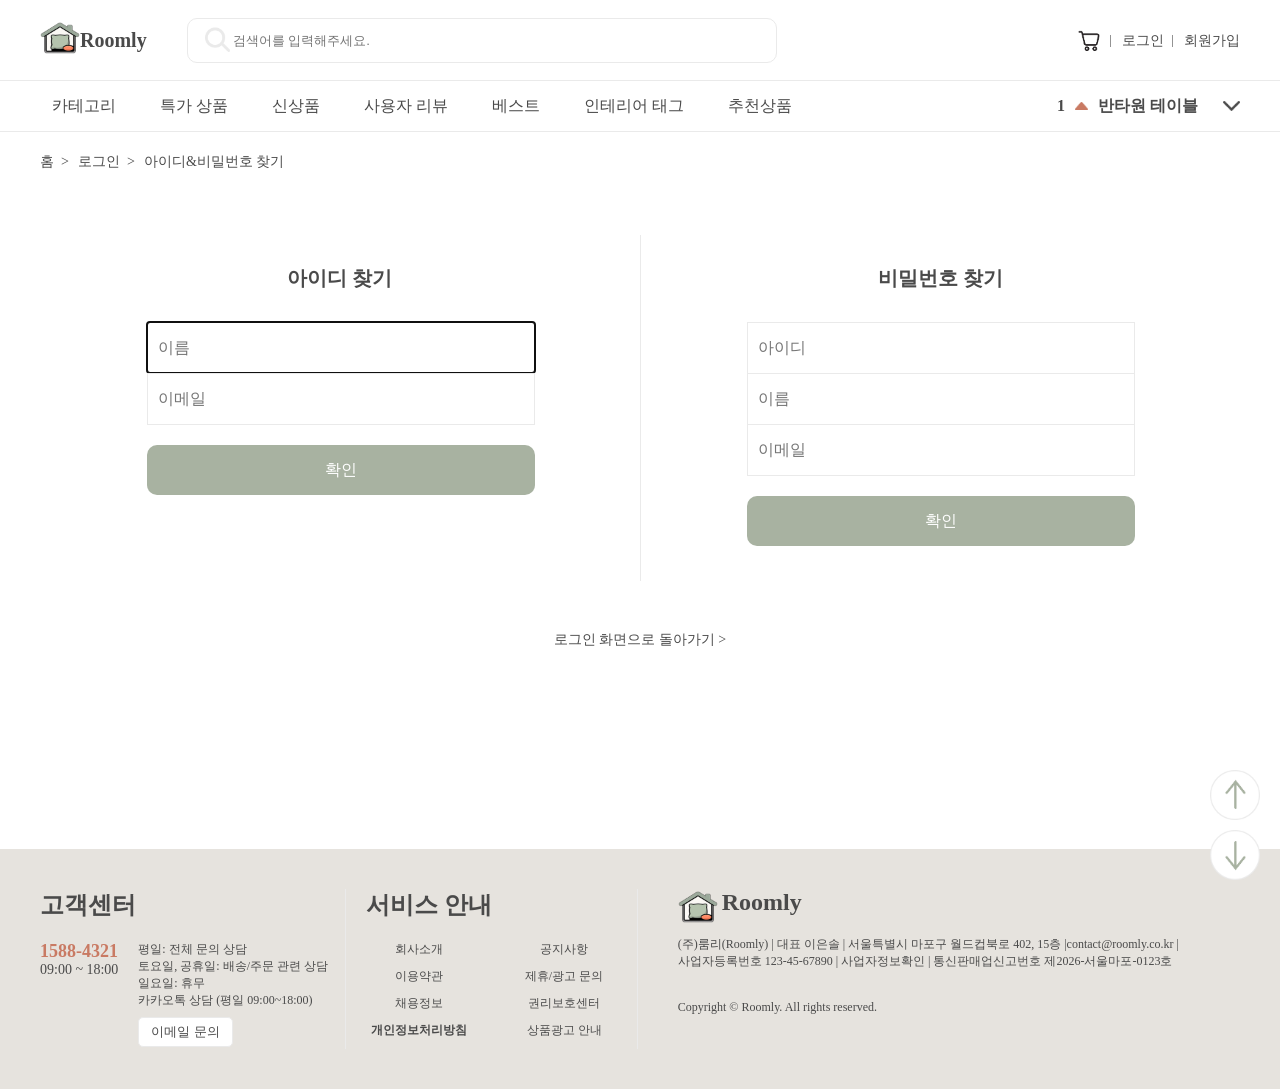
<file: find_id_pw.html>
<!DOCTYPE html>
<html lang="ko">
<head>
    <meta charset="UTF-8">
    <meta name="viewport" content="width=device-width, initial-scale=1.0">
    <title>Roomly</title>
    <link rel="shortcut icon" href="./images/Roomly.png" type="image/x-icon">
    <link rel="stylesheet" href="./css/find_id_pw.css">
    <link href="https://fonts.googleapis.com/css2?family=Noto+Sans+KR&display=swap" rel="stylesheet">
    <script src="https://cdnjs.cloudflare.com/ajax/libs/jquery/3.7.1/jquery.min.js"></script>
    <script src="./js/find_id_pw.js"></script>
    <script>
        $(function(){
             $('.gnb_btn').on('click', function() {
                $('.gnb_menu_outer').toggleClass('gnb_open');
                $('.gnb_btn').toggleClass('gnb_btn_on');
            });
            // gnb

            $('.rank_slide').on('click', function (e) {
                e.stopPropagation();
                $('.rank_modal').toggleClass('rank_open');
            });

            $('.rank_modal').on('click', function (e) {
                e.stopPropagation();
            });

            $(document).on('click', function () {
                $('.rank_modal').removeClass('rank_open');
            });

            const rankSlide = $('.rank_slide');
            const rankHeight = 50;
            const rankSpeed = 1000;
            const rankDelay = 5000;

            function rankSlideUp(){
                rankSlide.animate({
                    top: -rankHeight + 'px'
                },rankSpeed,
                    function() {
                        rankSlide.append(rankSlide.children().first());
                        rankSlide.css('top', 0);
                    }
                );
            }

            setInterval(rankSlideUp, rankDelay);
            // rank
        });
    </script>
</head>
<body>
    <div class="header_outer">
        <header class="header">
            <div class="header_left">
                <a href="./index.html">
                    <div class="logo_img"></div>
                </a>
                <a href="./index.html" class="brand_name">Roomly</a>
                <input type="search" placeholder="검색어를 입력해주세요.">
                <div class="zoom_img"></div>
            </div>
            <div class="header_right">
                <ul>
                    <li><a href="#">
                        <div class="shopping_cart_img"></div>
                    </a></li>
                    <li><a href="./login.html">로그인</a></li>
                    <li><a href="./sign_up.html">회원가입</a></li>
                </ul>
            </div>
        </header>
    </div>
    <!-- header -->

    <div class="gnb_outer">
        <nav class="gnb">
            <ul class="gnb_left">
                <li class="gnb_btn">카테고리</li>
                <li><a href="./sub_page/sub_page.html">특가 상품</a></li>
                <li><a href="./sub_page/sub_page.html">신상품</a></li>
                <li><a href="./sub_page/sub_page.html">사용자 리뷰</a></li>
                <li><a href="./sub_page/sub_page.html">베스트</a></li>
                <li><a href="./sub_page/sub_page.html">인테리어 태그</a></li>
                <li><a href="./sub_page/sub_page.html">추천상품</a></li>
            </ul>
            <div class="gnb_right">
                <div class="rank_slide">
                    <div class="rank_wrap">
                        <p>1</p>
                        <div class="arrow_img"></div>
                        <p>반타원 테이블</p>
                    </div>
                    <div class="rank_wrap">
                        <p>2</p>
                        <p class="new">NEW</p>
                        <p>3단 선반</p>
                    </div>
                    <div class="rank_wrap">
                        <p>3</p>
                        <div class="down_arrow_img"></div>
                        <p>솜이불 세트</p>
                    </div>
                    <div class="rank_wrap">
                        <p>4</p>
                        <div class="arrow_img"></div>
                        <p>도어커튼</p>
                    </div>
                    <div class="rank_wrap">
                        <p>5</p>
                        <div class="arrow_img"></div>
                        <p>2인용 소파</p>
                    </div>
                    <div class="rank_wrap">
                        <p>6</p>
                        <div class="arrow_img"></div>
                        <p>붙이는 커튼</p>
                    </div>
                    <div class="rank_wrap">
                        <p>7</p>
                        <p class="new">NEW</p>
                        <p>펜트리 수납장</p>
                    </div>
                    <div class="rank_wrap">
                        <p>8</p>
                        <div class="down_arrow_img"></div>
                        <p>1인용 식탁</p>
                    </div>
                    <div class="rank_wrap">
                        <p>9</p>
                        <p class="new">NEW</p>
                        <p>접이식 의자</p>
                    </div>
                    <div class="rank_wrap">
                        <p>10</p>
                        <div class="down_arrow_img"></div>
                        <p>원형 테이블</p>
                    </div>
                </div>
            </div>
            <div class="rank_modal">
                <h3>인기검색어</h3>
                <a href="./sub_page/sub_page.html" class="rank_wrap">
                    <p>1</p>
                    <div class="arrow_img"></div>
                    <p>반타원 테이블</p>
                </a>
                <a href="./sub_page/sub_page.html" class="rank_wrap">
                    <p>2</p>
                    <p class="new">NEW</p>
                    <p>3단 선반</p>
                </a>
                <a href="./sub_page/sub_page.html" class="rank_wrap">
                    <p>3</p>
                    <div class="down_arrow_img"></div>
                    <p>솜이불 세트</p>
                </a>
                <a href="./sub_page/sub_page.html" class="rank_wrap">
                    <p>4</p>
                    <div class="arrow_img"></div>
                    <p>도어커튼</p>
                </a>
                <a href="./sub_page/sub_page.html" class="rank_wrap">
                    <p>5</p>
                    <div class="arrow_img"></div>
                    <p>2인용 소파</p>
                </a>
                <a href="./sub_page/sub_page.html" class="rank_wrap">
                    <p>6</p>
                    <div class="arrow_img"></div>
                    <p>붙이는 커튼</p>
                </a>
                <a href="./sub_page/sub_page.html" class="rank_wrap">
                    <p>7</p>
                    <p class="new">NEW</p>
                    <p>펜트리 수납장</p>
                </a>
                <a href="./sub_page/sub_page.html" class="rank_wrap">
                    <p>8</p>
                    <div class="down_arrow_img"></div>
                    <p>1인용 식탁</p>
                </a>
                <a href="./sub_page/sub_page.html" class="rank_wrap">
                    <p>9</p>
                    <p class="new">NEW</p>
                    <p>접이식 의자</p>
                </a>
                <a href="./sub_page/sub_page.html" class="rank_wrap">
                    <p>10</p>
                    <div class="down_arrow_img"></div>
                    <p>원형 테이블</p>
                </a>
            </div>
        </nav>  
    </div>

    <div class="gnb_menu_outer">
        <div class="gnb_menu">
            <div class="sub_menu">
                <a href="./sub_page/sub_page.html">
                    <div class="bed_img"></div>
                </a>
                <p>침대</p>
            </div>
            <div class="sub_menu">
                <a href="./sub_page/sub_page.html">
                    <div class="table_img"></div>
                </a>
                <p>테이블ㆍ식탁ㆍ책상</p>
            </div>
            <div class="sub_menu">
                <a href="./sub_page/sub_page.html">
                    <div class="sofa_img"></div>
                </a>
                <p>소파</p>
            </div>
            <div class="sub_menu">
                <a href="./sub_page/sub_page.html">
                    <div class="cabinet_img"></div>
                </a>
                <p>수납장</p>
            </div>
            <div class="sub_menu">
                <a href="./sub_page/sub_page.html">
                    <div class="shelves_img"></div>
                </a>
                <p>선반</p>
            </div>
            <div class="sub_menu">
                <a href="./sub_page/sub_page.html">
                    <div class="lamp_img"></div>
                </a>
                <p>조명</p>
            </div>
            <div class="sub_menu">
                <a href="./sub_page/sub_page.html">
                    <div class="chair_img"></div>
                </a>
                <p>의자</p>
            </div>
            <div class="sub_menu">
                <a href="./sub_page/sub_page.html">
                    <div class="closet_img"></div>
                </a>
                <p>옷장</p>
            </div>
            <div class="sub_menu">
                <a href="./sub_page/sub_page.html">
                    <div class="mirror_img"></div>
                </a>
                <p>거울</p>
            </div>
            <div class="sub_menu">
                <a href="./sub_page/sub_page.html">
                    <div class="partition_img"></div>
                </a>
                <p>파티션</p>
            </div>
        </div>
    </div>
    <!-- gnb -->

    <nav class="breadcrumb">
        <a href="./index.html">홈</a>
        <a href="./login.html">로그인</a>
        <a href="./find_id_pw.html">아이디&비밀번호 찾기</a>
    </nav>
    <!-- breadcrumb -->

    <div class="wrap">
        <section class="find_box">
            <p class="find_title">아이디 찾기</p>
            <div class="find">
                <input type="text" class="user" id="user_name01" placeholder="이름" maxlength="10" minlength="2" required autofocus>
                <input type="email" class="user" id="user_email01" placeholder="이메일" required>
                <button type="button" class="find_id_btn">확인</button>
            </div>
        </section>
        <!-- find_id -->

        <section class="find_box border_line">
            <p class="find_title">비밀번호 찾기</p>
            <div class="find">
                <input type="text" class="user" id="user_id" placeholder="아이디" maxlength="16" minlength="4" required autofocus>
                <input type="text" class="user" id="user_name02" placeholder="이름" maxlength="10" minlength="2" required>
                <input type="email" class="user" id="user_email02" placeholder="이메일" required>
                <button type="button" class="find_pw_btn">확인</button>
            </div>
        </section>
        <!-- find_pw -->
    </div>

    <a href="./login.html" class="back_login">로그인 화면으로 돌아가기 ></a>

    <div class="quick_menu">
        <a href="#" class="quick_top">
            <img src="./images/quick_top.png" alt="">
        </a>
        <a href="#footer" class="quick_bottom">
            <img src="./images/quick_bottom.png" alt="">
        </a>
    </div>
    <!-- quick_menu -->

    <div class="footer_outer" id="footer">
        <footer class="footer">
            <div class="customer">
                <h3>고객센터</h3>
                <div class="customer_txt">
                    <div class="customer_left">
                        <p class="tell">1588-4321</p>
                        <p class="time">09:00 ~ 18:00</p>
                    </div>
                    <div class="customer_right">
                        <p>평일: 전체 문의 상담</p>
                        <p>토요일, 공휴일: 배송/주문 관련 상담</p>
                        <p>일요일: 휴무</p>
                        <p class="point">카카오톡 상담 (평일 09:00~18:00)</p>
                        <button>이메일 문의</button>
                    </div>
                </div>
            </div>
            <div class="service">
                <h3>서비스 안내</h3>
                <div class="footer_nav">
                    <a href="#">회사소개</a>
                    <a href="#">공지사항</a>
                    <a href="#">이용약관</a>
                    <a href="#">제휴/광고 문의</a>
                    <a href="#">채용정보</a>
                    <a href="#">권리보호센터</a>
                    <a href="#" class="bold">개인정보처리방침</a>
                    <a href="#">상품광고 안내</a>
                </div>
            </div>
            <div class="company_info">
                <div class="company_top">
                    <div class="logo_img"></div>
                    <h3>Roomly</h3>
                </div>
                <p class="company_txt">(주)룸리(Roomly) | 대표 이은솔 | 서울특별시 마포구 월드컵북로 402, 15층 |contact@roomly.co.kr |</p>
                <p class="company_txt">사업자등록번호 123-45-67890 | 사업자정보확인 | 통신판매업신고번호 제2026-서울마포-0123호</p>
                <p class="copyright">Copyright © Roomly. All rights reserved. </p>
            </div>
        </footer>
    </div>
    <!-- footer -->
</body>
</html>
</file>
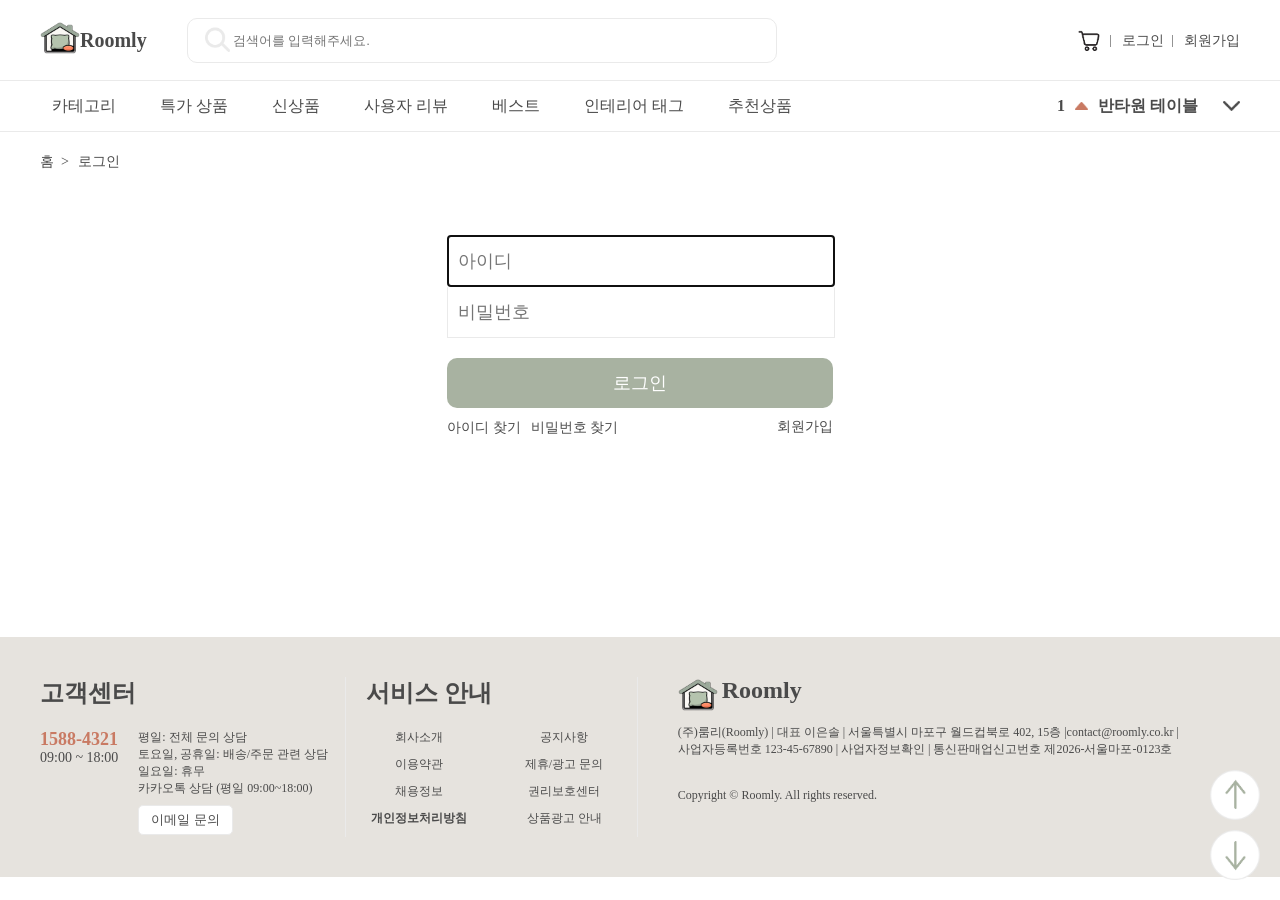
<file: login.html>
<!DOCTYPE html>
<html lang="ko">
<head>
    <meta charset="UTF-8">
    <meta name="viewport" content="width=device-width, initial-scale=1.0">
    <title>Roomly</title>
    <link rel="shortcut icon" href="./images/Roomly.png" type="image/x-icon">
    <link rel="stylesheet" href="./css/login.css">
    <link href="https://fonts.googleapis.com/css2?family=Noto+Sans+KR&display=swap" rel="stylesheet">
    <script src="https://cdnjs.cloudflare.com/ajax/libs/jquery/3.7.1/jquery.min.js"></script>
    <script src="./js/login.js"></script>
    <script>
        $(function(){
             $('.gnb_btn').on('click', function() {
                $('.gnb_menu_outer').toggleClass('gnb_open');
                $('.gnb_btn').toggleClass('gnb_btn_on');
            });
            // gnb

            $('.rank_slide').on('click', function (e) {
                e.stopPropagation();
                $('.rank_modal').toggleClass('rank_open');
            });

            $('.rank_modal').on('click', function (e) {
                e.stopPropagation();
            });

            $(document).on('click', function () {
                $('.rank_modal').removeClass('rank_open');
            });
            const rankSlide = $('.rank_slide');
            const rankHeight = 50;
            const rankSpeed = 1000;
            const rankDelay = 5000;

            function rankSlideUp(){
                rankSlide.animate({
                    top: -rankHeight + 'px'
                },rankSpeed,
                    function() {
                        rankSlide.append(rankSlide.children().first());
                        rankSlide.css('top', 0);
                    }
                );
            }

            setInterval(rankSlideUp, rankDelay);
            // rank
        });
    </script>
</head>
<body>
    <div class="header_outer">
        <header class="header">
            <div class="header_left">
                <a href="./index.html">
                    <div class="logo_img"></div>
                </a>
                <a href="./index.html" class="brand_name">Roomly</a>
                <input type="search" placeholder="검색어를 입력해주세요.">
                <div class="zoom_img"></div>
            </div>
            <div class="header_right">
                <ul>
                    <li><a href="#">
                        <div class="shopping_cart_img"></div>
                    </a></li>
                    <li><a href="./login.html">로그인</a></li>
                    <li><a href="./sign_up.html">회원가입</a></li>
                </ul>
            </div>
        </header>
    </div>
    <!-- header -->

    <div class="gnb_outer">
        <nav class="gnb">
            <ul class="gnb_left">
                <li class="gnb_btn">카테고리</li>
                <li><a href="./sub_page/sub_page.html">특가 상품</a></li>
                <li><a href="./sub_page/sub_page.html">신상품</a></li>
                <li><a href="./sub_page/sub_page.html">사용자 리뷰</a></li>
                <li><a href="./sub_page/sub_page.html">베스트</a></li>
                <li><a href="./sub_page/sub_page.html">인테리어 태그</a></li>
                <li><a href="./sub_page/sub_page.html">추천상품</a></li>
            </ul>
            <div class="gnb_right">
                <div class="rank_slide">
                    <div class="rank_wrap">
                        <p>1</p>
                        <div class="arrow_img"></div>
                        <p>반타원 테이블</p>
                    </div>
                    <div class="rank_wrap">
                        <p>2</p>
                        <p class="new">NEW</p>
                        <p>3단 선반</p>
                    </div>
                    <div class="rank_wrap">
                        <p>3</p>
                        <div class="down_arrow_img"></div>
                        <p>솜이불 세트</p>
                    </div>
                    <div class="rank_wrap">
                        <p>4</p>
                        <div class="arrow_img"></div>
                        <p>도어커튼</p>
                    </div>
                    <div class="rank_wrap">
                        <p>5</p>
                        <div class="arrow_img"></div>
                        <p>2인용 소파</p>
                    </div>
                    <div class="rank_wrap">
                        <p>6</p>
                        <div class="arrow_img"></div>
                        <p>붙이는 커튼</p>
                    </div>
                    <div class="rank_wrap">
                        <p>7</p>
                        <p class="new">NEW</p>
                        <p>펜트리 수납장</p>
                    </div>
                    <div class="rank_wrap">
                        <p>8</p>
                        <div class="down_arrow_img"></div>
                        <p>1인용 식탁</p>
                    </div>
                    <div class="rank_wrap">
                        <p>9</p>
                        <p class="new">NEW</p>
                        <p>접이식 의자</p>
                    </div>
                    <div class="rank_wrap">
                        <p>10</p>
                        <div class="down_arrow_img"></div>
                        <p>원형 테이블</p>
                    </div>
                </div>
            </div>
            <div class="rank_modal">
                <h3>인기검색어</h3>
                <a href="./sub_page/sub_page.html" class="rank_wrap">
                    <p>1</p>
                    <div class="arrow_img"></div>
                    <p>반타원 테이블</p>
                </a>
                <a href="./sub_page/sub_page.html" class="rank_wrap">
                    <p>2</p>
                    <p class="new">NEW</p>
                    <p>3단 선반</p>
                </a>
                <a href="./sub_page/sub_page.html" class="rank_wrap">
                    <p>3</p>
                    <div class="down_arrow_img"></div>
                    <p>솜이불 세트</p>
                </a>
                <a href="./sub_page/sub_page.html" class="rank_wrap">
                    <p>4</p>
                    <div class="arrow_img"></div>
                    <p>도어커튼</p>
                </a>
                <a href="./sub_page/sub_page.html" class="rank_wrap">
                    <p>5</p>
                    <div class="arrow_img"></div>
                    <p>2인용 소파</p>
                </a>
                <a href="./sub_page/sub_page.html" class="rank_wrap">
                    <p>6</p>
                    <div class="arrow_img"></div>
                    <p>붙이는 커튼</p>
                </a>
                <a href="./sub_page/sub_page.html" class="rank_wrap">
                    <p>7</p>
                    <p class="new">NEW</p>
                    <p>펜트리 수납장</p>
                </a>
                <a href="./sub_page/sub_page.html" class="rank_wrap">
                    <p>8</p>
                    <div class="down_arrow_img"></div>
                    <p>1인용 식탁</p>
                </a>
                <a href="./sub_page/sub_page.html" class="rank_wrap">
                    <p>9</p>
                    <p class="new">NEW</p>
                    <p>접이식 의자</p>
                </a>
                <a href="./sub_page/sub_page.html" class="rank_wrap">
                    <p>10</p>
                    <div class="down_arrow_img"></div>
                    <p>원형 테이블</p>
                </a>
            </div>
        </nav>  
    </div>

    <div class="gnb_menu_outer">
        <div class="gnb_menu">
            <div class="sub_menu">
                <a href="./sub_page/sub_page.html">
                    <div class="bed_img"></div>
                </a>
                <p>침대</p>
            </div>
            <div class="sub_menu">
                <a href="./sub_page/sub_page.html">
                    <div class="table_img"></div>
                </a>
                <p>테이블ㆍ식탁ㆍ책상</p>
            </div>
            <div class="sub_menu">
                <a href="./sub_page/sub_page.html">
                    <div class="sofa_img"></div>
                </a>
                <p>소파</p>
            </div>
            <div class="sub_menu">
                <a href="./sub_page/sub_page.html">
                    <div class="cabinet_img"></div>
                </a>
                <p>수납장</p>
            </div>
            <div class="sub_menu">
                <a href="./sub_page/sub_page.html">
                    <div class="shelves_img"></div>
                </a>
                <p>선반</p>
            </div>
            <div class="sub_menu">
                <a href="./sub_page/sub_page.html">
                    <div class="lamp_img"></div>
                </a>
                <p>조명</p>
            </div>
            <div class="sub_menu">
                <a href="./sub_page/sub_page.html">
                    <div class="chair_img"></div>
                </a>
                <p>의자</p>
            </div>
            <div class="sub_menu">
                <a href="./sub_page/sub_page.html">
                    <div class="closet_img"></div>
                </a>
                <p>옷장</p>
            </div>
            <div class="sub_menu">
                <a href="./sub_page/sub_page.html">
                    <div class="mirror_img"></div>
                </a>
                <p>거울</p>
            </div>
            <div class="sub_menu">
                <a href="./sub_page/sub_page.html">
                    <div class="partition_img"></div>
                </a>
                <p>파티션</p>
            </div>
        </div>
    </div>
    <!-- gnb -->

    <nav class="breadcrumb">
        <a href="./index.html">홈</a>
        <a href="./login.html">로그인</a>
    </nav>
    <!-- breadcrumb -->

    <section class="login">
        <div class="login_top">
            <input type="text" name="id" id="user_id" placeholder="아이디" maxlength="16" minlength="4" required autofocus>
            <input type="password" id="user_pw" placeholder="비밀번호" maxlength="16" minlength="10" required>
            <button type="button" class="login_btn">로그인</button>
        </div>
        <div class="login_bottom">
            <ul>
                <li><a href="./find_id_pw.html">아이디 찾기</a></li>
                <li><a href="./find_id_pw.html">비밀번호 찾기</a></li>
            </ul>
            <a href="./sign_up.html">회원가입</a>
        </div>
    </section>
    <!-- login -->

        <div class="quick_menu">
        <a href="#" class="quick_top">
            <img src="./images/quick_top.png" alt="">
        </a>
        <a href="#footer" class="quick_bottom">
            <img src="./images/quick_bottom.png" alt="">
        </a>
    </div>
    <!-- quick_menu -->

    <div class="footer_outer" id="footer">
        <footer class="footer">
            <div class="customer">
                <h3>고객센터</h3>
                <div class="customer_txt">
                    <div class="customer_left">
                        <p class="tell">1588-4321</p>
                        <p class="time">09:00 ~ 18:00</p>
                    </div>
                    <div class="customer_right">
                        <p>평일: 전체 문의 상담</p>
                        <p>토요일, 공휴일: 배송/주문 관련 상담</p>
                        <p>일요일: 휴무</p>
                        <p class="point">카카오톡 상담 (평일 09:00~18:00)</p>
                        <button>이메일 문의</button>
                    </div>
                </div>
            </div>
            <div class="service">
                <h3>서비스 안내</h3>
                <div class="footer_nav">
                    <a href="#">회사소개</a>
                    <a href="#">공지사항</a>
                    <a href="#">이용약관</a>
                    <a href="#">제휴/광고 문의</a>
                    <a href="#">채용정보</a>
                    <a href="#">권리보호센터</a>
                    <a href="#" class="bold">개인정보처리방침</a>
                    <a href="#">상품광고 안내</a>
                </div>
            </div>
            <div class="company_info">
                <div class="company_top">
                    <div class="logo_img"></div>
                    <h3>Roomly</h3>
                </div>
                <p class="company_txt">(주)룸리(Roomly) | 대표 이은솔 | 서울특별시 마포구 월드컵북로 402, 15층 |contact@roomly.co.kr |</p>
                <p class="company_txt">사업자등록번호 123-45-67890 | 사업자정보확인 | 통신판매업신고번호 제2026-서울마포-0123호</p>
                <p class="copyright">Copyright © Roomly. All rights reserved. </p>
            </div>
        </footer>
    </div>
    <!-- footer -->
</body>
</html>
</file>
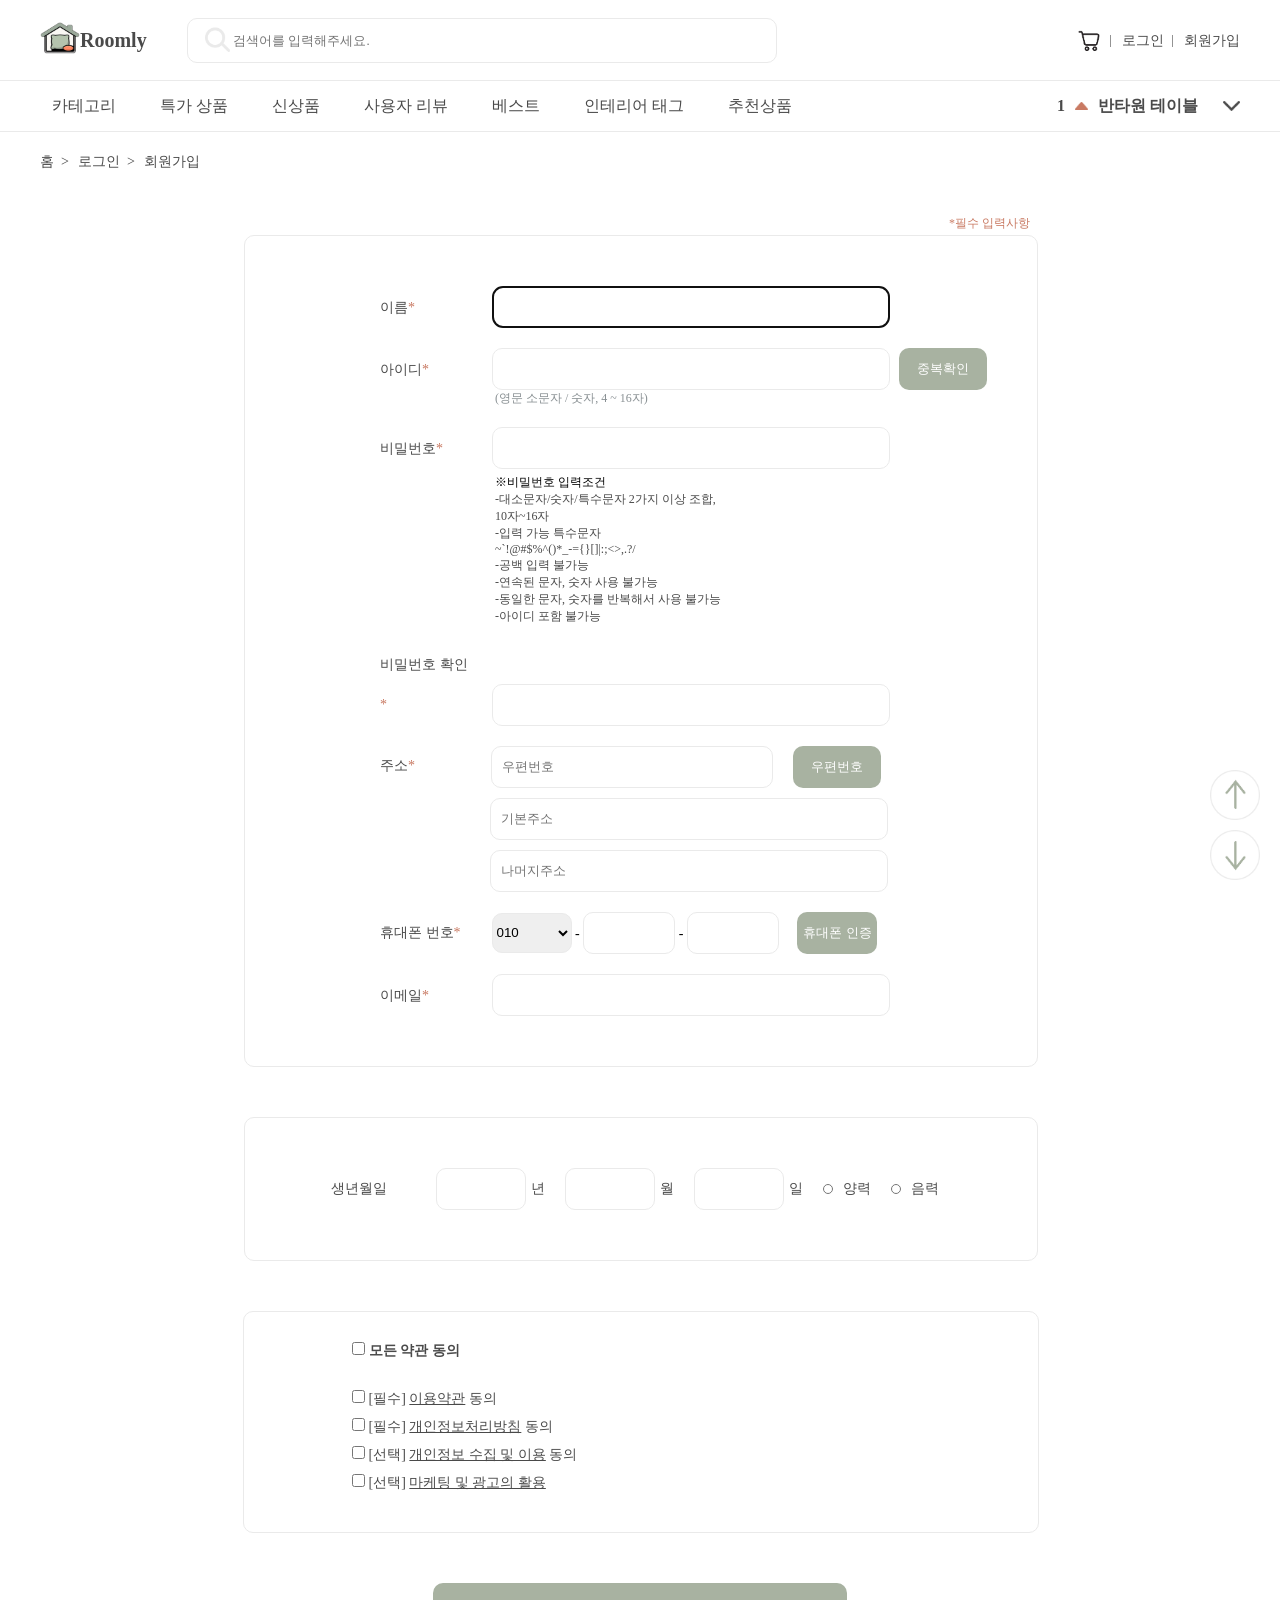
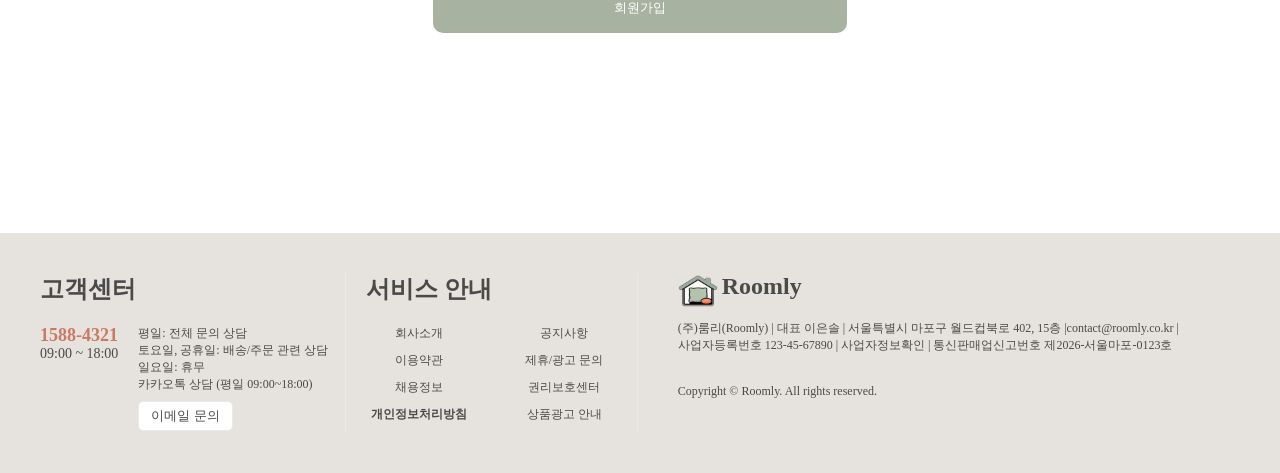
<file: sign_up.html>
<!DOCTYPE html>
<html lang="ko">
<head>
    <meta charset="UTF-8">
    <meta name="viewport" content="width=device-width, initial-scale=1.0">
    <title>Roomly</title>
    <link rel="shortcut icon" href="./images/Roomly.png" type="image/x-icon">
    <link rel="stylesheet" href="./css/sign.css">
    <link href="https://fonts.googleapis.com/css2?family=Noto+Sans+KR&display=swap" rel="stylesheet">
    <script src="https://cdnjs.cloudflare.com/ajax/libs/jquery/3.7.1/jquery.min.js"></script>
    <script src="//t1.daumcdn.net/mapjsapi/bundle/postcode/prod/postcode.v2.js"></script>
    <script src="./js/sign_up.js"></script>
    <script>
        $(function(){
             $('.gnb_btn').on('click', function() {
                $('.gnb_menu_outer').toggleClass('gnb_open');
                $('.gnb_btn').toggleClass('gnb_btn_on');
            });
            // gnb

            $('.rank_slide').on('click', function (e) {
                e.stopPropagation();
                $('.rank_modal').toggleClass('rank_open');
            });

            $('.rank_modal').on('click', function (e) {
                e.stopPropagation();
            });

            $(document).on('click', function () {
                $('.rank_modal').removeClass('rank_open');
            });

            const rankSlide = $('.rank_slide');
            const rankHeight = 50;
            const rankSpeed = 1000;
            const rankDelay = 5000;

            function rankSlideUp(){
                rankSlide.animate({
                    top: -rankHeight + 'px'
                },rankSpeed,
                    function() {
                        rankSlide.append(rankSlide.children().first());
                        rankSlide.css('top', 0);
                    }
                );
            }

            setInterval(rankSlideUp, rankDelay);
            // rank
        });
    </script>
</head>
<body>
    <div class="header_outer">
        <header class="header">
            <div class="header_left">
                <a href="./index.html">
                    <div class="logo_img"></div>
                </a>
                <a href="./index.html" class="brand_name">Roomly</a>
                <input type="search" placeholder="검색어를 입력해주세요.">
                <div class="zoom_img"></div>
            </div>
            <div class="header_right">
                <ul>
                    <li><a href="#">
                        <div class="shopping_cart_img"></div>
                    </a></li>
                    <li><a href="./login.html">로그인</a></li>
                    <li><a href="./sign_up.html">회원가입</a></li>
                </ul>
            </div>
        </header>
    </div>
    <!-- header -->

    <div class="gnb_outer">
        <nav class="gnb">
            <ul class="gnb_left">
                <li class="gnb_btn">카테고리</li>
                <li><a href="./sub_page/sub_page.html">특가 상품</a></li>
                <li><a href="./sub_page/sub_page.html">신상품</a></li>
                <li><a href="./sub_page/sub_page.html">사용자 리뷰</a></li>
                <li><a href="./sub_page/sub_page.html">베스트</a></li>
                <li><a href="./sub_page/sub_page.html">인테리어 태그</a></li>
                <li><a href="./sub_page/sub_page.html">추천상품</a></li>
            </ul>
            <div class="gnb_right">
                <div class="rank_slide">
                    <div class="rank_wrap">
                        <p>1</p>
                        <div class="arrow_img"></div>
                        <p>반타원 테이블</p>
                    </div>
                    <div class="rank_wrap">
                        <p>2</p>
                        <p class="new">NEW</p>
                        <p>3단 선반</p>
                    </div>
                    <div class="rank_wrap">
                        <p>3</p>
                        <div class="down_arrow_img"></div>
                        <p>솜이불 세트</p>
                    </div>
                    <div class="rank_wrap">
                        <p>4</p>
                        <div class="arrow_img"></div>
                        <p>도어커튼</p>
                    </div>
                    <div class="rank_wrap">
                        <p>5</p>
                        <div class="arrow_img"></div>
                        <p>2인용 소파</p>
                    </div>
                    <div class="rank_wrap">
                        <p>6</p>
                        <div class="arrow_img"></div>
                        <p>붙이는 커튼</p>
                    </div>
                    <div class="rank_wrap">
                        <p>7</p>
                        <p class="new">NEW</p>
                        <p>펜트리 수납장</p>
                    </div>
                    <div class="rank_wrap">
                        <p>8</p>
                        <div class="down_arrow_img"></div>
                        <p>1인용 식탁</p>
                    </div>
                    <div class="rank_wrap">
                        <p>9</p>
                        <p class="new">NEW</p>
                        <p>접이식 의자</p>
                    </div>
                    <div class="rank_wrap">
                        <p>10</p>
                        <div class="down_arrow_img"></div>
                        <p>원형 테이블</p>
                    </div>
                </div>
            </div>
            <div class="rank_modal">
                <h3>인기검색어</h3>
                <a href="./sub_page/sub_page.html" class="rank_wrap">
                    <p>1</p>
                    <div class="arrow_img"></div>
                    <p>반타원 테이블</p>
                </a>
                <a href="./sub_page/sub_page.html" class="rank_wrap">
                    <p>2</p>
                    <p class="new">NEW</p>
                    <p>3단 선반</p>
                </a>
                <a href="./sub_page/sub_page.html" class="rank_wrap">
                    <p>3</p>
                    <div class="down_arrow_img"></div>
                    <p>솜이불 세트</p>
                </a>
                <a href="./sub_page/sub_page.html" class="rank_wrap">
                    <p>4</p>
                    <div class="arrow_img"></div>
                    <p>도어커튼</p>
                </a>
                <a href="./sub_page/sub_page.html" class="rank_wrap">
                    <p>5</p>
                    <div class="arrow_img"></div>
                    <p>2인용 소파</p>
                </a>
                <a href="./sub_page/sub_page.html" class="rank_wrap">
                    <p>6</p>
                    <div class="arrow_img"></div>
                    <p>붙이는 커튼</p>
                </a>
                <a href="./sub_page/sub_page.html" class="rank_wrap">
                    <p>7</p>
                    <p class="new">NEW</p>
                    <p>펜트리 수납장</p>
                </a>
                <a href="./sub_page/sub_page.html" class="rank_wrap">
                    <p>8</p>
                    <div class="down_arrow_img"></div>
                    <p>1인용 식탁</p>
                </a>
                <a href="./sub_page/sub_page.html" class="rank_wrap">
                    <p>9</p>
                    <p class="new">NEW</p>
                    <p>접이식 의자</p>
                </a>
                <a href="./sub_page/sub_page.html" class="rank_wrap">
                    <p>10</p>
                    <div class="down_arrow_img"></div>
                    <p>원형 테이블</p>
                </a>
            </div>
        </nav>  
    </div>

    <div class="gnb_menu_outer">
        <div class="gnb_menu">
            <div class="sub_menu">
                <a href="./sub_page/sub_page.html">
                    <div class="bed_img"></div>
                </a>
                <p>침대</p>
            </div>
            <div class="sub_menu">
                <a href="./sub_page/sub_page.html">
                    <div class="table_img"></div>
                </a>
                <p>테이블ㆍ식탁ㆍ책상</p>
            </div>
            <div class="sub_menu">
                <a href="./sub_page/sub_page.html">
                    <div class="sofa_img"></div>
                </a>
                <p>소파</p>
            </div>
            <div class="sub_menu">
                <a href="./sub_page/sub_page.html">
                    <div class="cabinet_img"></div>
                </a>
                <p>수납장</p>
            </div>
            <div class="sub_menu">
                <a href="./sub_page/sub_page.html">
                    <div class="shelves_img"></div>
                </a>
                <p>선반</p>
            </div>
            <div class="sub_menu">
                <a href="./sub_page/sub_page.html">
                    <div class="lamp_img"></div>
                </a>
                <p>조명</p>
            </div>
            <div class="sub_menu">
                <a href="./sub_page/sub_page.html">
                    <div class="chair_img"></div>
                </a>
                <p>의자</p>
            </div>
            <div class="sub_menu">
                <a href="./sub_page/sub_page.html">
                    <div class="closet_img"></div>
                </a>
                <p>옷장</p>
            </div>
            <div class="sub_menu">
                <a href="./sub_page/sub_page.html">
                    <div class="mirror_img"></div>
                </a>
                <p>거울</p>
            </div>
            <div class="sub_menu">
                <a href="./sub_page/sub_page.html">
                    <div class="partition_img"></div>
                </a>
                <p>파티션</p>
            </div>
        </div>
    </div>
    <!-- gnb -->

    <nav class="breadcrumb">
        <a href="./index.html">홈</a>
        <a href="./login.html">로그인</a>
        <a href="./sign_up.html">회원가입</a>
    </nav>
    <!-- breadcrumb -->

    <div class="wrap">
        <p class="point_txt">*필수 입력사항</p>
        <form class="info_txt01">
            <fieldset>
                <ul class="sign_box01">
                    <li class="name sign">
                        <label class="detail_title" for="user_name">이름<span>*</span></label>
                        <input type="text" name="username" id="user_name" required autofocus>
                    </li>
                    <li class="userid sign">
                        <label class="detail_title" for="user_id">아이디<span>*</span></label>
                        <input type="text" name="uesrid" id="user_id" required>
                        <button type="button" class="id_chk">중복확인</button>
                        <p class="id_detail">(영문 소문자 / 숫자, 4 ~ 16자)</p>
                    </li>
                    <li class="userpw sign">
                        <label class="detail_title" for="user_pw">비밀번호<span>*</span></label>
                        <input type="password" name="userpw1" id="user_pw1"required>
                        <div class="pw_detail sign">
                            <p class="point">※비밀번호 입력조건</p>
                            <p>-대소문자/숫자/특수문자 2가지 이상 조합,</p>
                            <p>10자~16자</p>
                            <p>-입력 가능 특수문자</p>
                            <p>~`!@#$%^()*_-={}[]|:;<>,.?/</p>
                            <p>-공백 입력 불가능</p>
                            <p>-연속된 문자, 숫자 사용 불가능</p>
                            <p>-동일한 문자, 숫자를 반복해서 사용 불가능</p>
                            <p>-아이디 포함 불가능</p>
                        </div>
                    </li>
                    <li class="userpw_chk sign">
                        <label class="detail_title" for="user_pw2">비밀번호 확인<span>*</span></label>
                        <input type="password" name="userpw2" id="user_pw2" required>
                        <p id="pw_chk"></p>
                    </li>
                    <li class="address_box sign">
                        <div class="address_top">
                            <label class="detail_title" for="user_addr">주소<span>*</span></label>
                            <input type="text" name="address" class="user_addr" id="sample6_postcode" placeholder="우편번호" required>
                            <button type="button" onclick="sample6_execDaumPostcode()" value="우편번호 찾기">우편번호</button>
                        </div>  
                        <div class="address_bottom">
                            <input type="text" name="address" id="sample6_address" placeholder="기본주소" required>
                            <input type="text" name="address" id="sample6_detailAddress" class="address" placeholder="나머지주소" required>
                        </div>
                    </li>
                    <li class="tel sign">
                        <label class="detail_title">휴대폰 번호<span>*</span></label>
                        <select name="tel"  id="user_tel1">
                            <option>010</option>
                            <option>011</option>
                            <option>016</option>
                            <option>017</option>
                            <option>018</option>
                        </select>
                        <span>-</span>
                        <input type="tel" name="tel" id="user_tel2" oninput="this.value=this.value.replace(/[^0-9]/g,'')" maxlength="4" required>
                        <span>-</span>
                        <input type="tel" name="tel" id="user_tel3" oninput="this.value=this.value.replace(/[^0-9]/g,'')" maxlength="4" required>
                        <button type="button" id="tell_btn">휴대폰 인증</button>
                    </li>
                    <li class="email sign">
                        <label class="detail_title" for="user_email">이메일<span>*</span></label>
                        <input type="email" name="email" id="user_email" required>
                    </li>
                </ul>
            </fieldset>
        </form>
        <form  class="info_txt02">
            <fieldset>  
                <ul class="sign_box02">
                    <li class="birth sign">
                        <label class="detail_title02" for="user_birth">생년월일</label>
                        <input type="text" name="birth" id="user_birth1" oninput="this.value=this.value.replace(/[^0-9]/g,'')"><p class="txt">년</p>
                        <input type="text" name="birth" id="user_birth2" oninput="this.value=this.value.replace(/[^0-9]/g,'')"><p class="txt">월</p>
                        <input type="text" name="birth" id="user_birth3" oninput="this.value=this.value.replace(/[^0-9]/g,'')"><p class="txt">일</p>
                        <input type="radio" name="birth" id="solar">
                        <label for="solar">양력</label>
                        <input type="radio" name="birth" id="lunar">
                        <label for="lunar">음력</label>
                    </li>
                </ul>
            </fieldset>
        </form>
        <form class="info_txt03">
            <fieldset>
                <ul class="sign_box03">
                    <li class="total_terms term_box">
                        <input type="checkbox" id="total_terms">
                        <label for="total_terms">모든 약관 동의</label>
                    </li>
                    <li class="term_box">
                        <input type="checkbox" id="terms01" class="term">
                        <label for="term_txt01">[필수] <span class="under">이용약관</span> 동의</label>
                        
                        <input type="checkbox" id="term_txt01">
                        <div class="term_txt_box term_txt_box01">
                            <div class="term_sharp">
                                <div class="term_top">
                                    <p>이용약관</p>
                                    <label for="term_txt01" class="close_img">
                                        <img src="./images/close_btn.png" alt="닫기버튼">
                                    </label>
                                </div>
                                <p class="term_first term_title">제1조(목적)</p>
                                <p>이 약관은 (주)비케이피가 운영하는 "몰"에서 제공하는 인터넷 관련 서비스를 이용함에 있어 사이버 몰과 이용자의 권리.의무 및 책임사항을 규정함을 목적으로 합니다.</p>
                                <p>※「PC통신, 무선 등을 이용하는 전자상거래에 대해서도 그 성질에 반하지 않는 한 이 약관을 준용합니다.」</p>
                                <p class="term_title">제2조(정의)</p>
                                <p>① “몰”이란  (주)비케이피가 재화 또는 용역을 이용자에게 제공하기 위하여 컴퓨터 등 정보통신설비를 이용하여 재화 등을 거래할 수 있도록 설정한 가상의 영업장을 말하며, 아울러 사이버몰을 운영하는 사업자의 의미로도 사용합니다.</p>
                                <p>“이용자”란 “몰”에 접속하여 이 약관에 따라 “몰”이 제공하는 서비스를 받는 회원 및 비회원을 말합니다.</p>
                                <p>③ ‘회원’이라 함은 “몰”에 회원등록을 한 자로서, 계속적으로 “몰”이 제공하는 서비스를 이용할 수 있는 자를 말합니다.</p>
                                <p> ‘비회원’이라 함은 회원에 가입하지 않고 “몰”이 제공하는 서비스를 이용하는 자를 말합니다.</p>
                                <p class="term_title">제3조 (약관 등의 명시와 설명 및 개정)</p>
                                <p>① “몰”은 이 약관의 내용과 상호 및 대표자 성명, 영업소 소재지 주소(소비자의 불만을 처리할 수 있는 곳의 주소를 포함), 전화번호.모사전송번호.전자우편주소, 사업자등록번호, 통신판매업 신고번호, 개인정보보호책임자등을 이용자가 쉽게 알 수 있도록 "몰"의 초기 서비스화면(전면)에 게시합니다. 다만, 약관의 내용은 이용자가 연결화면을 통하여 볼 수 있도록 할 수 있습니다.</p>
                                <p>② “몰은 이용자가 약관에 동의하기에 앞서 약관에 정하여져 있는 내용 중 청약철회.배송책임.환불조건 등과 같은 중요한 내용을 이용자가 이해할 수 있도록 별도의 연결화면 또는 팝업화면 등을 제공하여 이용자의 확인을 구하여야 합니다.</p>
                                <p>③ “몰”은 「전자상거래 등에서의 소비자보호에 관한 법률」, 「약관의 규제에 관한 법률」, 「전자문서 및 전자거래기본법」, 「전자금융거래법」, 「전자서명법」, 「정보통신망 이용촉진 및 정보보호 등에 관한 법률」, 「방문판매 등에 관한 법률」, 「소비자기본법」 등 관련 법을 위배하지 않는 범위에서 이 약관을 개정할 수 있습니다.</p>
                                <p>④ “몰”이 약관을 개정할 경우에는 적용일자 및 개정사유를 명시하여 현행약관과 함께 몰의 초기화면에 그 적용일자 7일 이전부터 적용일자 전일까지 공지합니다. 다만, 이용자에게 불리하게 약관내용을 변경하는 경우에는 최소한 30일 이상의 사전 유예기간을 두고 공지합니다. 이 경우 “몰“은 개정 전 내용과 개정 후 내용을 명확하게 비교하여 이용자가 알기 쉽도록 표블랙업시합니다.</p>
                                <p>⑤ “몰”이 약관을 개정할 경우에는 그 개정약관은 그 적용일자 이후에 체결되는 계약에만 적용되고 그 이전에 이미 체결된 계약에 대해서는 개정 전의 약관조항이 그대로 적용됩니다. 다만 이미 계약을 체결한 이용자가 개정약관 조항의 적용을 받기를 원하는 뜻을 제3항에 의한 개정약관의 공지기간 내에 “몰”에 송신하여 “몰”의 동의를 받은 경우에는 개정약관 조항이 적용됩니다.</p>
                                <p>⑥ 이 약관에서 정하지 아니한 사항과 이 약관의 해석에 관하여는 전자상거래 등에서의 소비자보호에 관한 법률, 약관의 규제 등에 관한 법률, 공정거래위원회가 정하는 전자상거래 등에서의 소비자 보호지침 및 관계법령 또는 상관례에 따릅니다.</p>
                                <p class="term_title">제4조(서비스의 제공 및 변경)</p>
                                <p>① “몰”은 다음과 같은 업무를 수행합니다.<br>
                                    1. 재화 또는 용역에 대한 정보 제공 및 구매계약의 체결<br>
                                    2. 구매계약이 체결된 재화 또는 용역의 배송<br>
                                    3. 기타 “몰”이 정하는 업무</p>
                                <p>② “몰”은 재화 또는 용역의 품절 또는 기술적 사양의 변경 등의 경우에는 장차 체결되는 계약에 의해 제공할 재화 또는 용역의 내용을 변경할 수 있습니다. 이 경우에는 변경된 재화 또는 용역의 내용 및 제공일자를 명시하여 현재의 재화 또는 용역의 내용을 게시한 곳에 즉시 공지합니다.</p>
                                <p>③ “몰”이 제공하기로 이용자와 계약을 체결한 서비스의 내용을 재화등의 품절 또는 기술적 사양의 변경 등의 사유로 변경할 경우에는 그 사유를 이용자에게 통지 가능한 주소로 즉시 통지합니다.</p>
                                <p>④ 전항의 경우 “몰”은 이로 인하여 이용자가 입은 손해를 배상합니다. 다만, “몰”이 고의 또는 과실이 없음을 입증하는 경우에는 그러하지 아니합니다.</p>
                                <p class="term_title">#카카오톡 알림톡 시행에 관한 내용</p>
                                <p>“(주)비케이피”은 회원가입, 주문안내, 배송안내 등 비광고성 정보를 카카오톡 알림톡으로 알려드리며, 만약 알림톡 수신이 불가능하거나 수신 차단하신 경우에는 일반 문자메시지로 보내드립니다. 카카오톡 알림톡을 통해 안내되는 정보를 와이파이가 아닌 이동통신망으로 이용할 경우, 알림톡 수신 중 데이터 요금이 발생할 수 있습니다. 카카오톡을 통해 발송되는 알림톡 수신을 원치 않으실 경우 반드시 알림톡을 차단하여 주시기 바랍니다.</p>
                            </div>
                        </div>
                    </li>
                    <li class="term_box">
                        <input type="checkbox" id="terms02" class="term">
                        <label for="term_txt02">[필수] <span class="under">개인정보처리방침</span> 동의</label>

                        <input type="checkbox" id="term_txt02">
                        <div class="term_txt_box term_txt_box02">
                            <div class="term_sharp">
                                <div class="term_top">
                                    <p>개인정보처리방침</p>
                                    <label for="term_txt02" class="close_img">
                                        <img src="./images/close_btn.png" alt="닫기버튼">
                                    </label>
                                </div>
                                <p class="term_first term_title">■ 수집하는 개인정보 항목</p>
                                <p>회사는 회원가입, 상담, 서비스 신청 등등을 위해 아래와 같은 개인정보를 수집하고 있습니다.</p>
                                <p>ο 수집항목 : 이름 , 생년월일 , 성별 , 로그인ID , 비밀번호 , 비밀번호 질문과 답변 , 자택 전화번호 , 자택 주소 , 휴대전화번호 , 이메일 , 직업 , 회사명 , 부서 , 직책 , 회사전화번호 , 취미 , 결혼여부 , 기념일 , 법정대리인정보 , 서비스 이용기록 , 접속 로그 , 접속 IP 정보 , 결제기록</p>
                                <p>ο 개인정보 수집방법 : 홈페이지(회원가입) , 서면양식</p>
                                <p class="term_title">■ 개인정보의 수집 및 이용목적</p>
                                <p>회사는 수집한 개인정보를 다음의 목적을 위해 활용합니다.</p>
                                <p>ο 서비스 제공에 관한 계약 이행 및 서비스 제공에 따른 요금정산 콘텐츠 제공 , 구매 및 요금 결제 , 물품배송 또는 청구지 등 발송</p>
                                <p>ο 회원 관리
                                회원제 서비스 이용에 따른 본인확인 , 개인 식별 , 연령확인 , 만14세 미만 아동 개인정보 수집 시 법정 대리인 동의여부 확인 , 고지사항 전달</p>
                                <p class="term_title">■ 개인정보의 보유 및 이용기간</p>
                                <p>회사는 개인정보 수집 및 이용목적이 달성된 후에는 예외 없이 해당 정보를 지체 없이 파기합니다.</p>
                            </div>
                        </div>
                    </li>
                    <li class="term_box">
                        <input type="checkbox" id="terms03" class="term">
                        <label for="term_txt03">[선택] <span class="under">개인정보 수집 및 이용</span> 동의</label>

                        <input type="checkbox" id="term_txt03">
                        <div class="term_txt_box term_txt_box03">
                            <div class="term_sharp">
                                <div class="term_top">
                                    <p>개인정보 수집 및 이용</p>
                                    <label for="term_txt03" class="close_img">
                                        <img src="./images/close_btn.png" alt="닫기버튼">
                                    </label>
                                </div>
                                <p class="term_first term_title">■ 수집하는 개인정보 항목</p>
                                <p>회사는 회원가입, 상담, 서비스 신청 등등을 위해 아래와 같은 개인정보를 수집하고 있습니다. </p>
                                <p>ο 수집항목 : 이름 , 생년월일 , 성별 , 로그인ID , 비밀번호 , 비밀번호 질문과 답변 , 자택 전화번호 , 자택 주소 , 휴대전화번호 , 이메일 , 직업 , 회사명 , 부서 , 직책 , 회사전화번호 , 취미 , 결혼여부 , 기념일 , 법정대리인정보 , 서비스 이용기록 , 접속 로그 , 접속 IP 정보 , 결제기록</p>
                                <p>ο 개인정보 수집방법 : 홈페이지(회원가입) , 서면양식</p>
                                <p class="term_title">■ 개인정보의 수집 및 이용목적</p>
                                <p>회사는 수집한 개인정보를 다음의 목적을 위해 활용합니다.</p>
                                <p> ο 할인쿠폰 및 혜택, 이벤트, 신상품 소식 등 쇼핑몰에서 제공하는 유익한 쇼핑정보를 SMS나 이메일로 받아보실 수 있습니다. 단, 주문/거래 정보 및 주요 정책과 관련된 내용은 수신동의 여부와 관계없이 발송됩니다.</p>
                                <p class="term_title">■ 개인정보의 보유 및 이용기간</p>
                                <p>회사는 개인정보 수집 및 이용목적이 달성된 후에는 예외 없이 해당 정보를 지체 없이 파기합니다.</p>
                            </div>
                        </div>
                    </li>
                    <li class="term_box">
                        <input type="checkbox" id="terms04" class="term">
                        <label for="term_txt04">[선택] <span class="under">마케팅 및 광고의 활용</span></label>

                        <input type="checkbox" id="term_txt04">
                        <div class="term_txt_box term_txt_box04">
                            <div class="term_sharp">
                                <div class="term_top">
                                    <p>마케팅 및 광고의 활용</p>
                                    <label for="term_txt04" class="close_img">
                                        <img src="./images/close_btn.png" alt="닫기버튼">
                                    </label>
                                </div>
                                <p class="term_first term_title">■ 수집하는 개인정보 항목</p>
                                <p>회사는 회원가입, 상담, 서비스 신청 등등을 위해 아래와 같은 개인정보를 수집하고 있습니다.</p>
                                <p>ο 수집항목 : 이름 , 생년월일 , 성별 , 로그인ID , 비밀번호 , 비밀번호 질문과 답변 , 자택 전화번호 , 자택 주소 , 휴대전화번호 , 이메일 , 직업 , 회사명 , 부서 , 직책 , 회사전화번호 , 취미 , 결혼여부 , 기념일 , 법정대리인정보 , 서비스 이용기록 , 접속 로그 , 접속 IP 정보 , 결제기록</p>
                                <p>ο 개인정보 수집방법 : 홈페이지(회원가입) , 서면양식</p>
                                <p class="term_title">■ 개인정보의 수집 및 이용목적</p>
                                <p>회사는 수집한 개인정보를 다음의 목적을 위해 활용합니다.</p>
                            </div>
                        </div>
                    </li>
                </ul>
            </fieldset>
        </form>
        <button type="button" class="sign_btn">회원가입</button>
    </div>
        <!-- sign_up -->

        <div class="quick_menu">
        <a href="#" class="quick_top">
            <img src="./images/quick_top.png" alt="">
        </a>
        <a href="#footer" class="quick_bottom">
            <img src="./images/quick_bottom.png" alt="">
        </a>
    </div>
    <!-- quick_menu -->

    <div class="footer_outer" id="footer">
        <footer class="footer">
            <div class="customer">
                <h3>고객센터</h3>
                <div class="customer_txt">
                    <div class="customer_left">
                        <p class="tell">1588-4321</p>
                        <p class="time">09:00 ~ 18:00</p>
                    </div>
                    <div class="customer_right">
                        <p>평일: 전체 문의 상담</p>
                        <p>토요일, 공휴일: 배송/주문 관련 상담</p>
                        <p>일요일: 휴무</p>
                        <p class="point">카카오톡 상담 (평일 09:00~18:00)</p>
                        <button>이메일 문의</button>
                    </div>
                </div>
            </div>
            <div class="service">
                <h3>서비스 안내</h3>
                <div class="footer_nav">
                    <a href="#">회사소개</a>
                    <a href="#">공지사항</a>
                    <a href="#">이용약관</a>
                    <a href="#">제휴/광고 문의</a>
                    <a href="#">채용정보</a>
                    <a href="#">권리보호센터</a>
                    <a href="#" class="bold">개인정보처리방침</a>
                    <a href="#">상품광고 안내</a>
                </div>
            </div>
            <div class="company_info">
                <div class="company_top">
                    <div class="logo_img"></div>
                    <h3>Roomly</h3>
                </div>
                <p class="company_txt">(주)룸리(Roomly) | 대표 이은솔 | 서울특별시 마포구 월드컵북로 402, 15층 |contact@roomly.co.kr |</p>
                <p class="company_txt">사업자등록번호 123-45-67890 | 사업자정보확인 | 통신판매업신고번호 제2026-서울마포-0123호</p>
                <p class="copyright">Copyright © Roomly. All rights reserved. </p>
            </div>
        </footer>
    </div>
    <!-- footer -->
</body>
</html>
</file>
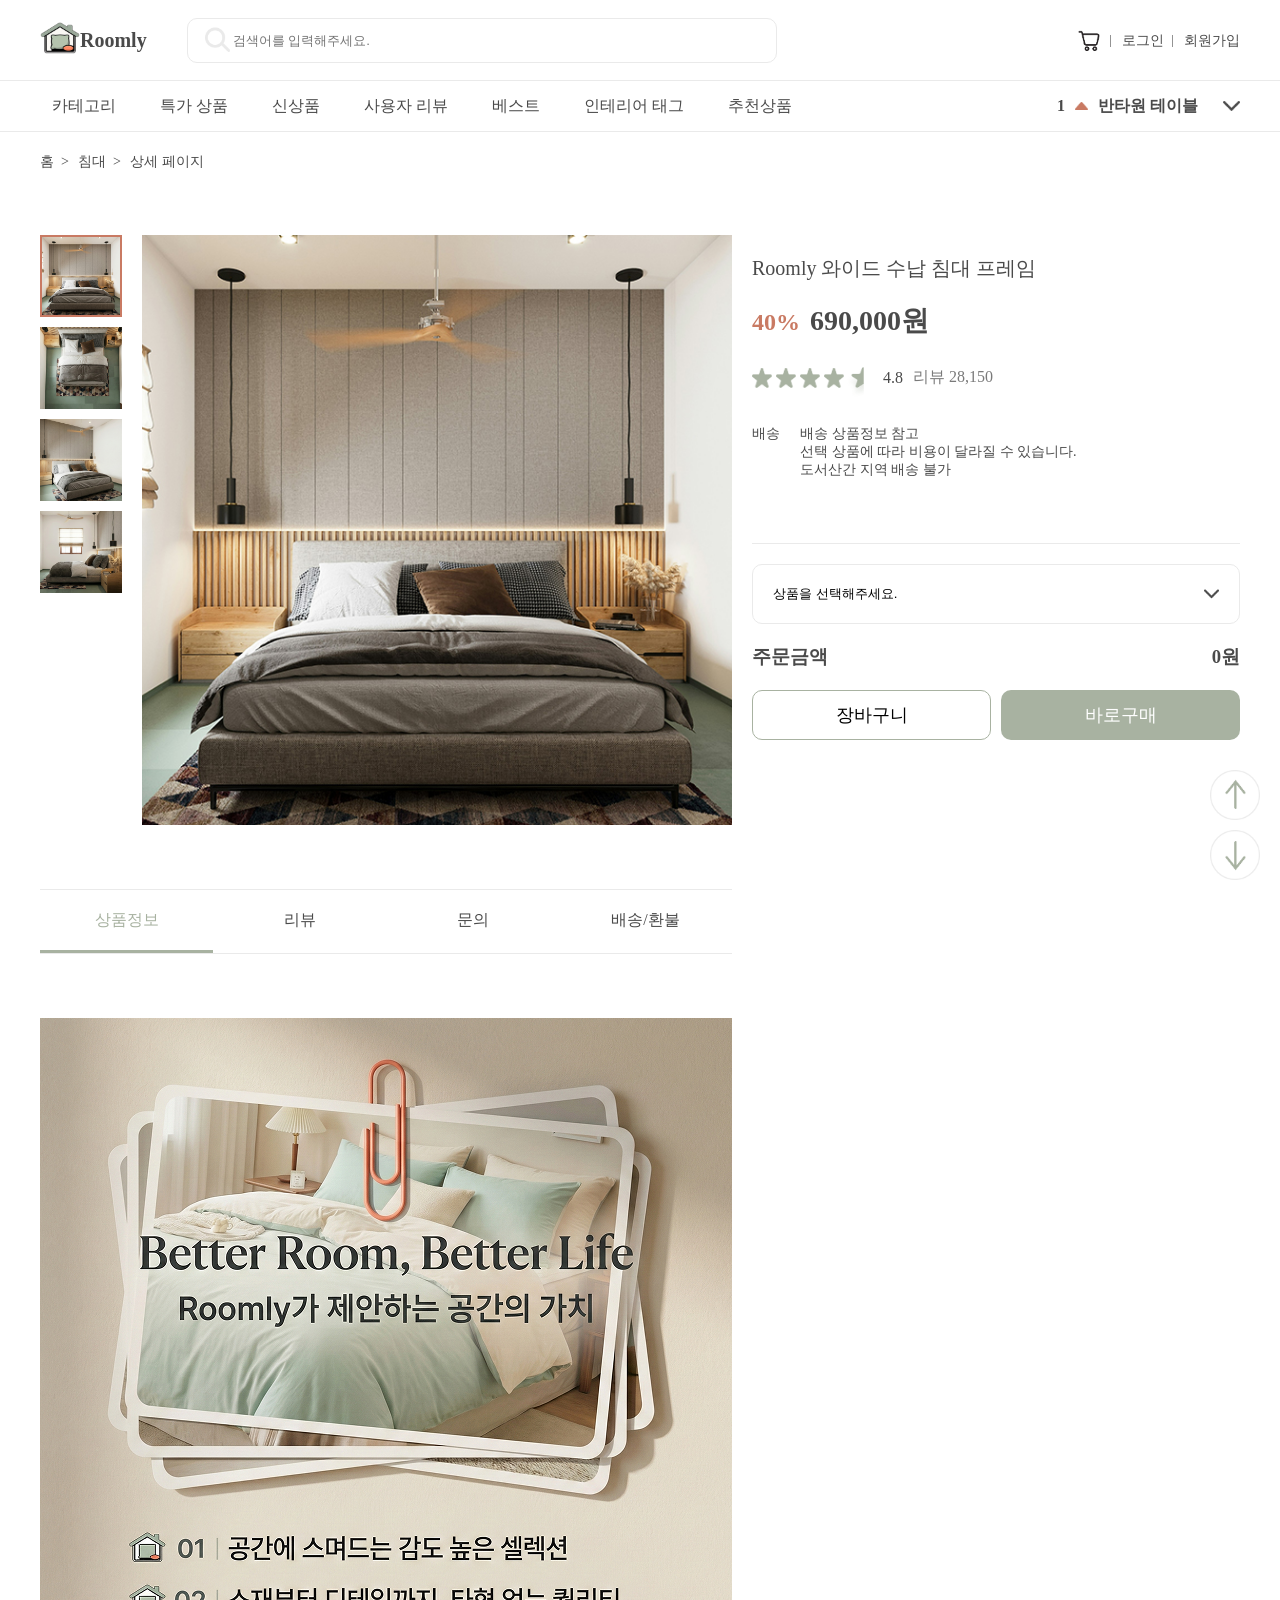
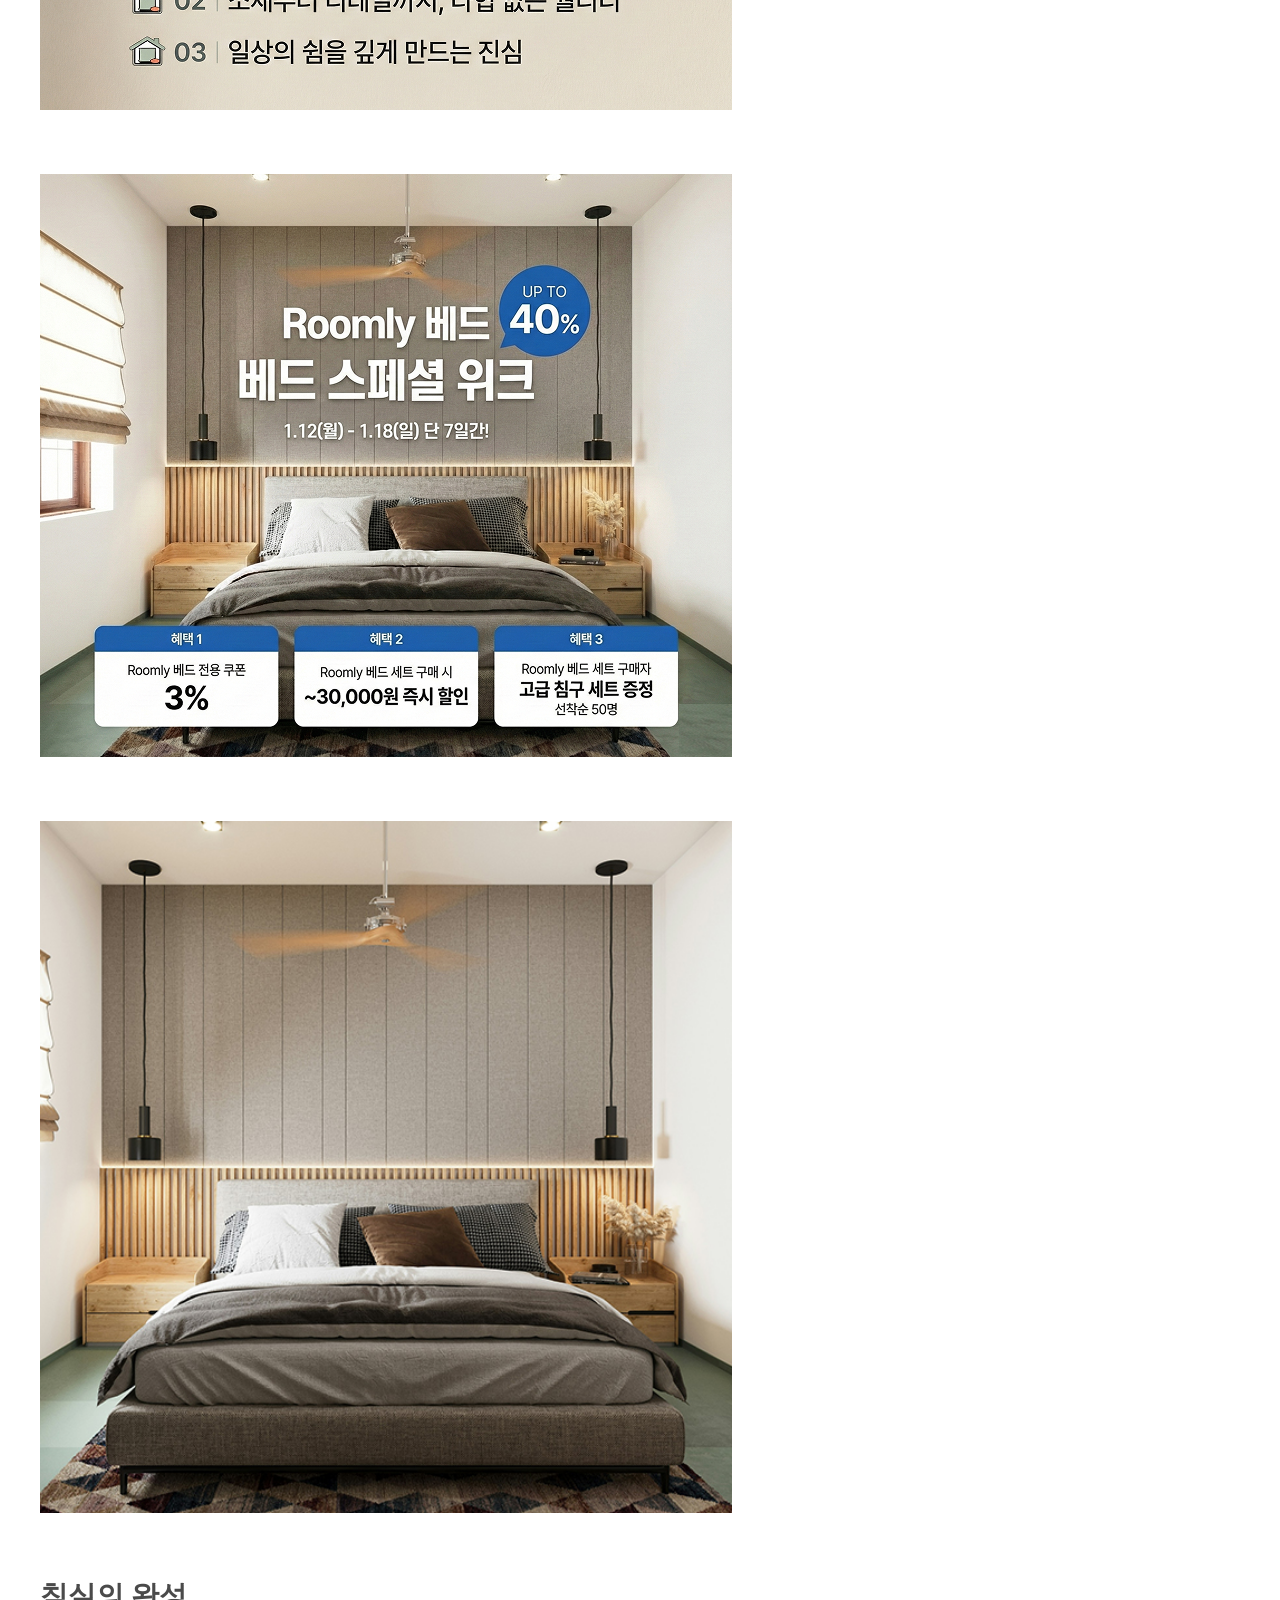
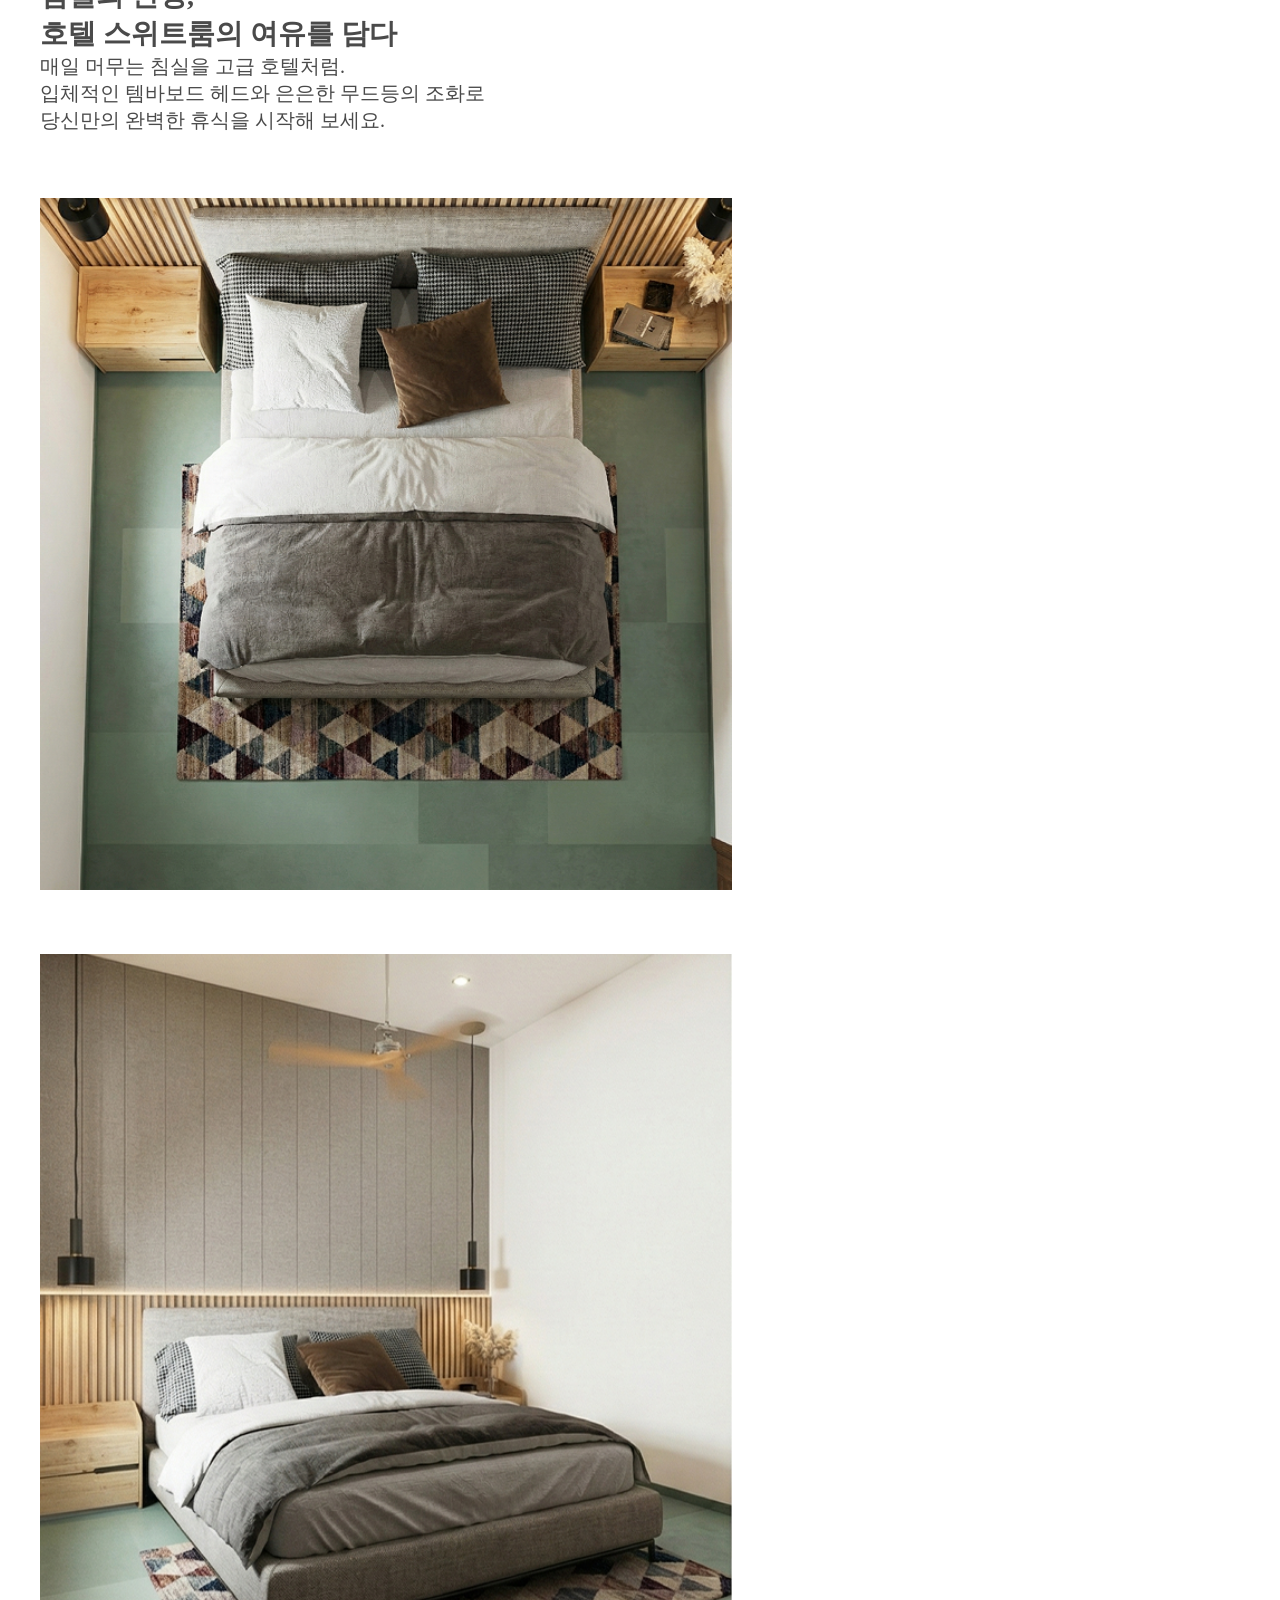
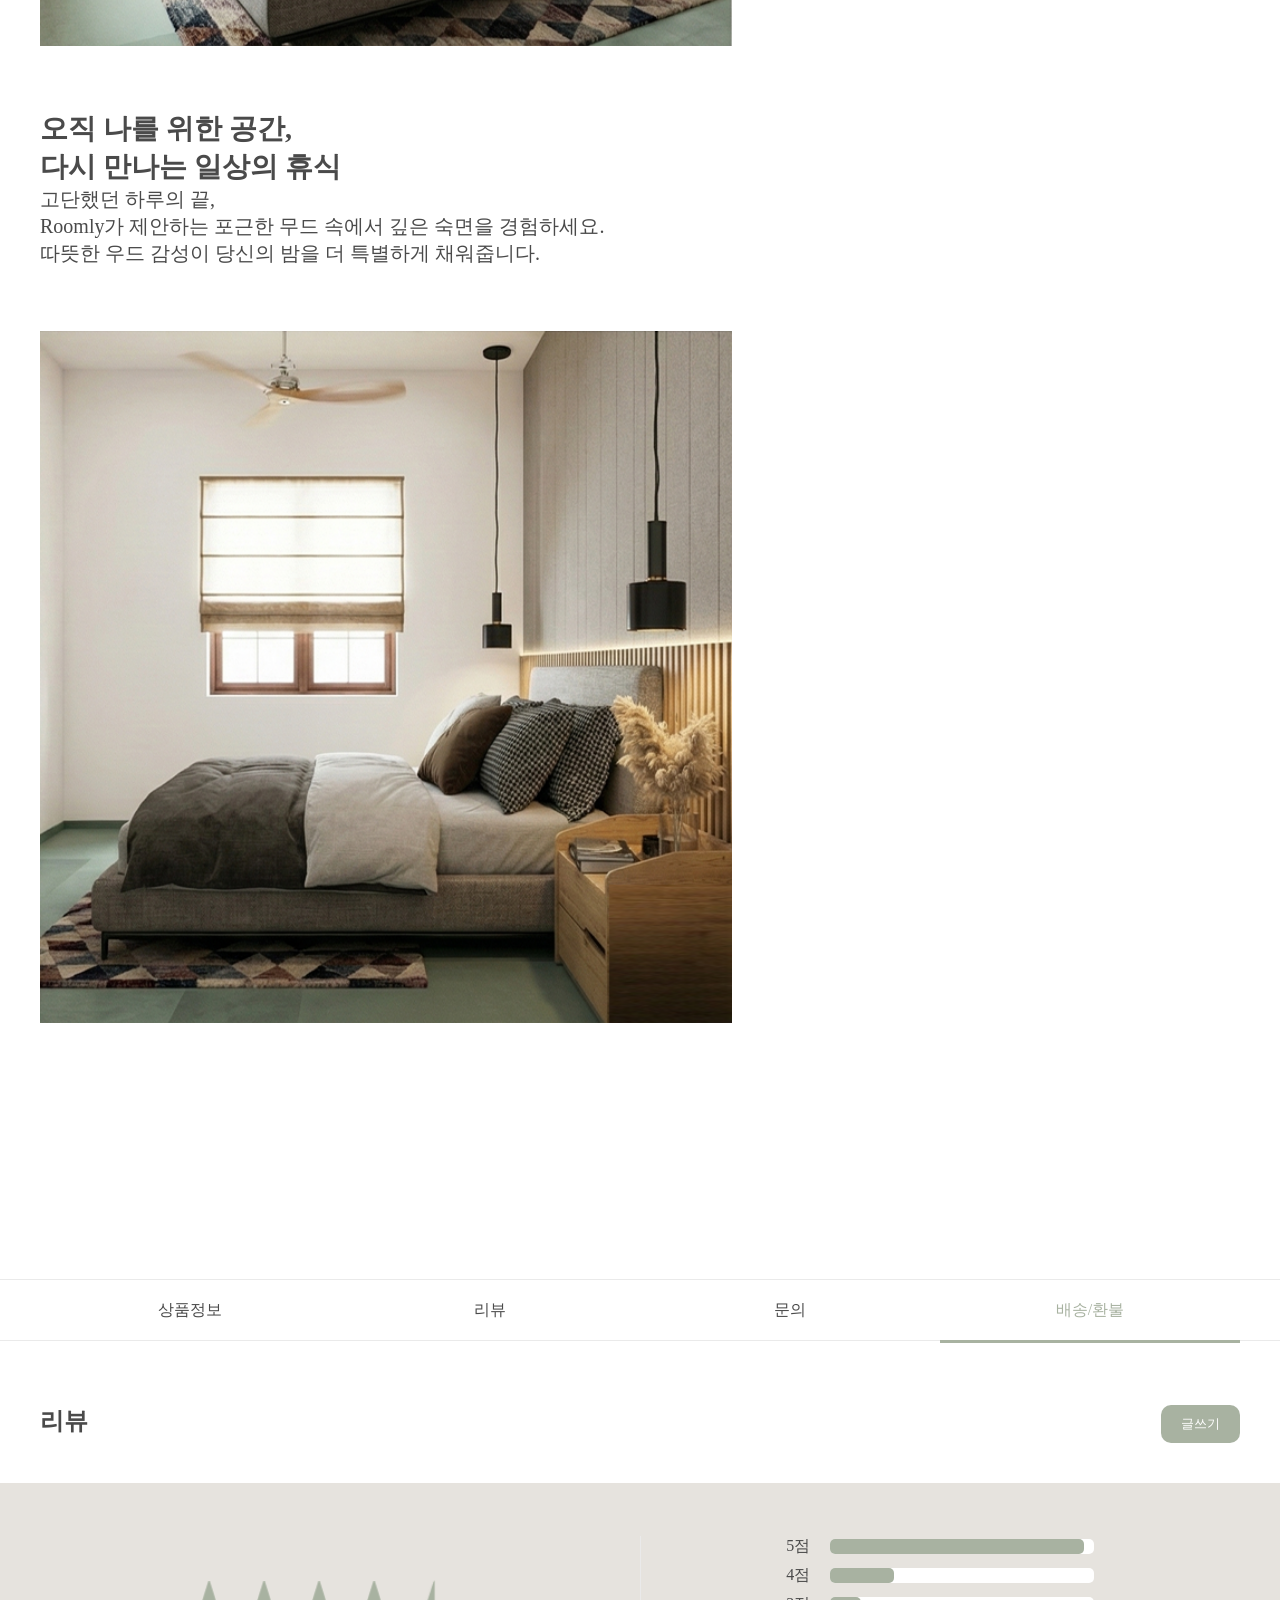
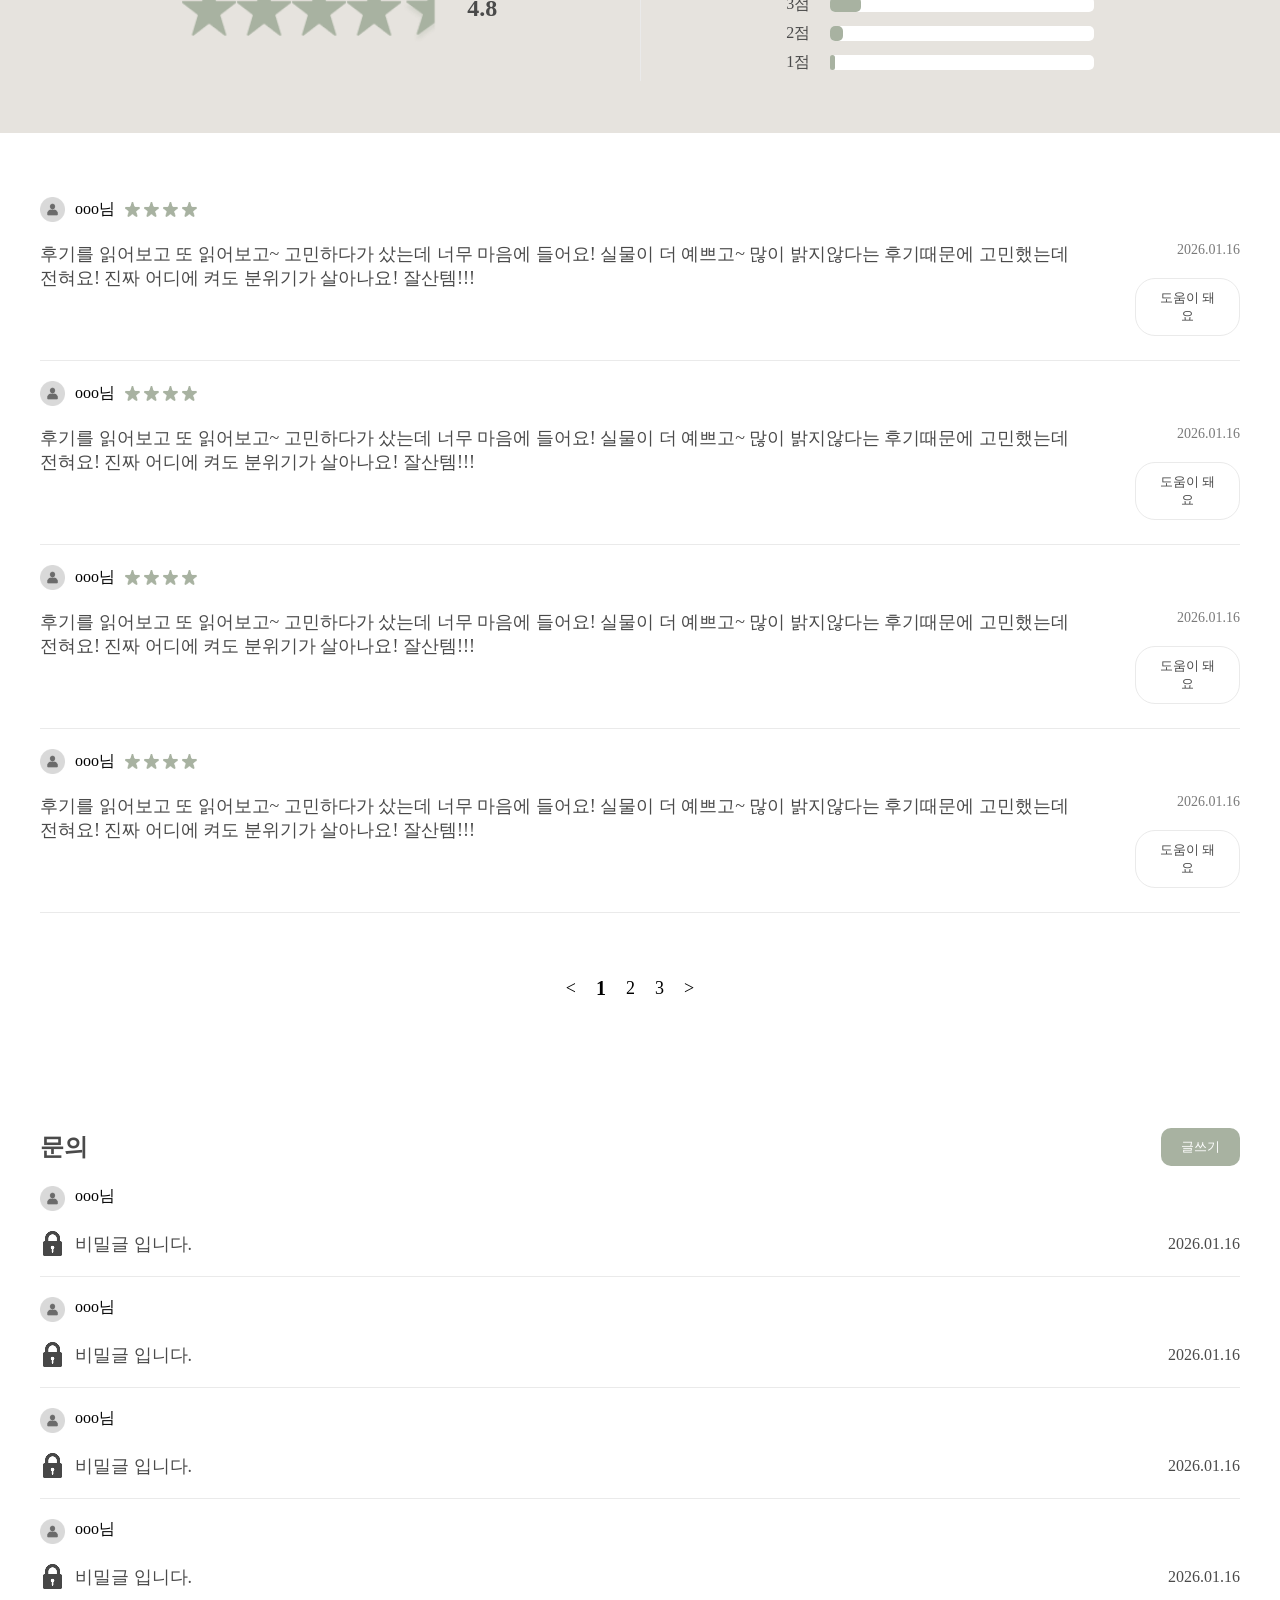
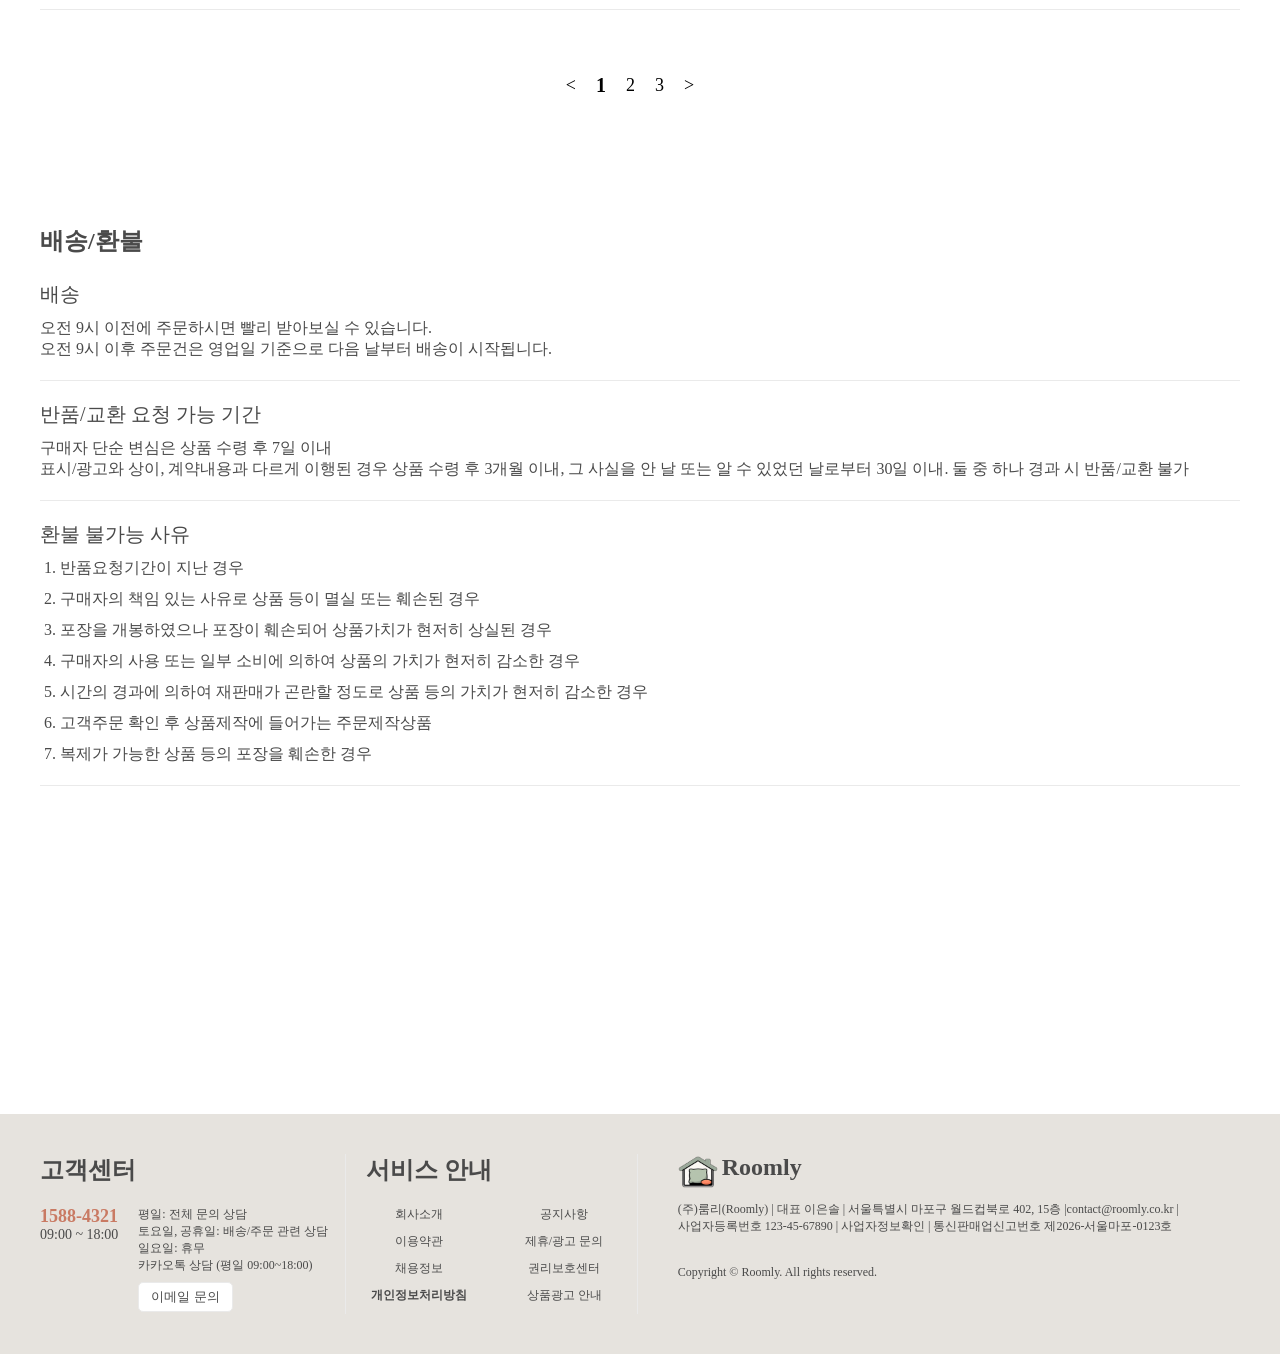
<file: detail_page/detail_page.html>
<!DOCTYPE html>
<html lang="ko">
<head>
    <meta charset="UTF-8">
    <meta name="viewport" content="width=device-width, initial-scale=1.0">
    <title>Roomly</title>
    <link rel="shortcut icon" href="./images/Roomly.png" type="image/x-icon">
    <link rel="stylesheet" href="./css/detail_page.css">
    <link href="https://fonts.googleapis.com/css2?family=Noto+Sans+KR&display=swap" rel="stylesheet">
    <script src="https://cdnjs.cloudflare.com/ajax/libs/jquery/3.7.1/jquery.min.js"></script>
    <script src="./js/detail_page.js"></script>
</head>
<body>
    <div class="header_outer">
        <header class="header">
            <div class="header_left">
                <a href="../index.html">
                    <div class="logo_img"></div>
                </a>
                <a href="../index.html" class="brand_name">Roomly</a>
                <input type="search" placeholder="검색어를 입력해주세요.">
                <div class="zoom_img"></div>
            </div>
            <div class="header_right">
                <ul>
                    <li><a href="#">
                        <div class="shopping_cart_img"></div>
                    </a></li>
                    <li><a href="../login.html">로그인</a></li>
                    <li><a href="../sign_up.html">회원가입</a></li>
                </ul>
            </div>
        </header>
    </div>
    <!-- header -->

    <div class="gnb_outer">
        <nav class="gnb">
            <ul class="gnb_left">
                <li class="gnb_btn">카테고리</li>
                <li><a href="../sub_page/sub_page.html">특가 상품</a></li>
                <li><a href="../sub_page/sub_page.html">신상품</a></li>
                <li><a href="../sub_page/sub_page.html">사용자 리뷰</a></li>
                <li><a href="../sub_page/sub_page.html">베스트</a></li>
                <li><a href="../sub_page/sub_page.html">인테리어 태그</a></li>
                <li><a href="../sub_page/sub_page.html">추천상품</a></li>
            </ul>
            <div class="gnb_right">
                <div class="rank_slide">
                    <div class="rank_wrap">
                        <p>1</p>
                        <div class="arrow_img"></div>
                        <p>반타원 테이블</p>
                    </div>
                    <div class="rank_wrap">
                        <p>2</p>
                        <p class="new">NEW</p>
                        <p>3단 선반</p>
                    </div>
                    <div class="rank_wrap">
                        <p>3</p>
                        <div class="down_arrow_img"></div>
                        <p>솜이불 세트</p>
                    </div>
                    <div class="rank_wrap">
                        <p>4</p>
                        <div class="arrow_img"></div>
                        <p>도어커튼</p>
                    </div>
                    <div class="rank_wrap">
                        <p>5</p>
                        <div class="arrow_img"></div>
                        <p>2인용 소파</p>
                    </div>
                    <div class="rank_wrap">
                        <p>6</p>
                        <div class="arrow_img"></div>
                        <p>붙이는 커튼</p>
                    </div>
                    <div class="rank_wrap">
                        <p>7</p>
                        <p class="new">NEW</p>
                        <p>펜트리 수납장</p>
                    </div>
                    <div class="rank_wrap">
                        <p>8</p>
                        <div class="down_arrow_img"></div>
                        <p>1인용 식탁</p>
                    </div>
                    <div class="rank_wrap">
                        <p>9</p>
                        <p class="new">NEW</p>
                        <p>접이식 의자</p>
                    </div>
                    <div class="rank_wrap">
                        <p>10</p>
                        <div class="down_arrow_img"></div>
                        <p>원형 테이블</p>
                    </div>
                </div>
            </div>
            <div class="rank_modal">
                <h3>인기검색어</h3>
                <a href="../sub_page/sub_page.html" class="rank_wrap">
                    <p>1</p>
                    <div class="arrow_img"></div>
                    <p>반타원 테이블</p>
                </a>
                <a href="../sub_page/sub_page.html" class="rank_wrap">
                    <p>2</p>
                    <p class="new">NEW</p>
                    <p>3단 선반</p>
                </a>
                <a href="../sub_page/sub_page.html" class="rank_wrap">
                    <p>3</p>
                    <div class="down_arrow_img"></div>
                    <p>솜이불 세트</p>
                </a>
                <a href="../sub_page/sub_page.html" class="rank_wrap">
                    <p>4</p>
                    <div class="arrow_img"></div>
                    <p>도어커튼</p>
                </a>
                <a href="../sub_page/sub_page.html" class="rank_wrap">
                    <p>5</p>
                    <div class="arrow_img"></div>
                    <p>2인용 소파</p>
                </a>
                <a href="../sub_page/sub_page.html" class="rank_wrap">
                    <p>6</p>
                    <div class="arrow_img"></div>
                    <p>붙이는 커튼</p>
                </a>
                <a href="../sub_page/sub_page.html" class="rank_wrap">
                    <p>7</p>
                    <p class="new">NEW</p>
                    <p>펜트리 수납장</p>
                </a>
                <a href="../sub_page/sub_page.html" class="rank_wrap">
                    <p>8</p>
                    <div class="down_arrow_img"></div>
                    <p>1인용 식탁</p>
                </a>
                <a href="../sub_page/sub_page.html" class="rank_wrap">
                    <p>9</p>
                    <p class="new">NEW</p>
                    <p>접이식 의자</p>
                </a>
                <a href="../sub_page/sub_page.html" class="rank_wrap">
                    <p>10</p>
                    <div class="down_arrow_img"></div>
                    <p>원형 테이블</p>
                </a>
            </div>
        </nav>  
    </div>

    <div class="gnb_menu_outer">
        <div class="gnb_menu">
            <div class="sub_menu">
                <a href="../sub_page/sub_page.html">
                    <div class="bed_img"></div>
                </a>
                <p>침대</p>
            </div>
            <div class="sub_menu">
                <a href="../sub_page/sub_page.html">
                    <div class="table_img"></div>
                </a>
                <p>테이블ㆍ식탁ㆍ책상</p>
            </div>
            <div class="sub_menu">
                <a href="../sub_page/sub_page.html">
                    <div class="sofa_img"></div>
                </a>
                <p>소파</p>
            </div>
            <div class="sub_menu">
                <a href="../sub_page/sub_page.html">
                    <div class="cabinet_img"></div>
                </a>
                <p>수납장</p>
            </div>
            <div class="sub_menu">
                <a href="../sub_page/sub_page.html">
                    <div class="shelves_img"></div>
                </a>
                <p>선반</p>
            </div>
            <div class="sub_menu">
                <a href="../sub_page/sub_page.html">
                    <div class="lamp_img"></div>
                </a>
                <p>조명</p>
            </div>
            <div class="sub_menu">
                <a href="../sub_page/sub_page.html">
                    <div class="chair_img"></div>
                </a>
                <p>의자</p>
            </div>
            <div class="sub_menu">
                <a href="../sub_page/sub_page.html">
                    <div class="closet_img"></div>
                </a>
                <p>옷장</p>
            </div>
            <div class="sub_menu">
                <a href="../sub_page/sub_page.html">
                    <div class="mirror_img"></div>
                </a>
                <p>거울</p>
            </div>
            <div class="sub_menu">
                <a href="../sub_page/sub_page.html">
                    <div class="partition_img"></div>
                </a>
                <p>파티션</p>
            </div>
        </div>
    </div>
    <!-- gnb -->

    <nav class="breadcrumb">
        <a href="../index.html">홈</a>
        <a href="../sub_page/sub_page.html">침대</a>
        <a href="./detail_page.html">상세 페이지</a>
    </nav>
    <!-- breadcrumb -->

    <section class="order_section">
        <div class="order_left">
            <div class="product_img_wrap">
                <div class="sub_img_wrap">
                    <button class="sub_img_on">
                        <img src="./images/main01.jpg" alt="">
                    </button>
                    <button>
                        <img src="./images/main02.png" alt="">
                    </button>
                    <button>
                        <img src="./images/main03.png" alt="">
                    </button>
                    <button>
                        <img src="./images/main04.png" alt="">
                    </button>
                </div>
                <div class="main_img_wrap">
                    <div class="main_img main_img_on">
                        <img src="./images/main01.jpg" alt="">
                    </div>
                    <div class="main_img">
                        <img src="./images/main02.png" alt="">
                    </div>
                    <div class="main_img">
                        <img src="./images/main03.png" alt="">
                    </div>
                    <div class="main_img">
                        <img src="./images/main04.png" alt="">
                    </div>
                </div>
            </div>

            <nav class="page_nav">
                <ul>
                    <li class="nav_on"><a href="#detail_section">상품정보</a></li>
                    <li><a href="#review_section">리뷰</a></li>
                    <li><a href="#qna_section">문의</a></li>
                    <li><a href="#delivery_section">배송/환불</a></li>
                </ul>
            </nav>
            <!-- page_nav -->

            <div class="detail_box" id="detail_section">
                <div class="detail_img01">
                    <img src="./images/detail01.png" alt="">
                </div>
                <div class="detail_img02">
                    <img src="./images/detail02.png" alt="">
                </div>
                <div class="detail_img">
                    <img src="./images/main01.jpg" alt="">
                </div>
                <h3 class="detail_bold">침실의 완성,</h3>
                <h3 class="detail_bold">호텔 스위트룸의 여유를 담다</h3>
                <p class="detail_txt">매일 머무는 침실을 고급 호텔처럼.<br/>입체적인 템바보드 헤드와 은은한 무드등의 조화로<br/>당신만의 완벽한 휴식을 시작해 보세요.</p>
                <div class="detail_img">
                    <img src="./images/main02.png" alt="">
                </div>
                <div class="detail_img">
                    <img src="./images/main03.png" alt="">
                </div>
                <h3 class="detail_bold">오직 나를 위한 공간,</h3>
                <h3 class="detail_bold">다시 만나는 일상의 휴식</h3>
                <p class="detail_txt">고단했던 하루의 끝,<br/>Roomly가 제안하는 포근한 무드 속에서 깊은 숙면을 경험하세요.<br/>따뜻한 우드 감성이 당신의 밤을 더 특별하게 채워줍니다.</p>
                <div class="detail_img">
                    <img src="./images/main04.png" alt="">
                </div>
            </div>
            <!-- detail -->

        </div>
        <div class="order_right">
            <p class="product_name">Roomly 와이드 수납 침대 프레임</p>
            <p class="product_price"><span class="sale">40%</span>690,000원</p>
            <div class="product_review">
                <div class="star_img">
                    <img src="./images/star_icon.png" alt="">
                </div>
                <div class="star_img">
                    <img src="./images/star_icon.png" alt="">
                </div>
                <div class="star_img">
                    <img src="./images/star_icon.png" alt="">
                </div>
                <div class="star_img">
                    <img src="./images/star_icon.png" alt="">
                </div>
                <div class="half_star_img">
                    <img src="./images/half_star.png" alt="">
                </div>
                <p>4.8</p>
                <p class="review_total">리뷰 28,150</p>
            </div>
            <div class="delivery">
                <p class="deli_title">배송</p>
                <div class="deli_txt">
                    <p class="deli_bold">배송 상품정보 참고</p>
                    <p class="deli_txt">선택 상품에 따라 비용이 달라질 수 있습니다.</p>
                    <p class="deli_txt">도서산간 지역 배송 불가</p>
                </div>
            </div>
            <div class="product_select">
                <button class="select_btn">상품을 선택해주세요.</button>
                <ul>
                    <li data-value="1">슈퍼 싱글 사이즈(SS)</li>
                    <li data-value="2">퀸(Q)</li>
                    <li data-value="3">킹(K) / 라지킹(LK)</li>
                </ul>
            </div>
            <div class="select_detail_box">
                <div class="select_detail">
                    <p>슈퍼 싱글 사이즈(SS)</p>
                    <div class="product_qty">
                        <div class="minus_btn"></div>
                        <p class="num">1</p>
                        <div class="plus_btn"></div>
                    </div>
                    <h3 class="select_price">원</h3>
                    <div class="close_img"></div>
                </div>
                <div class="select_detail">
                    <p>퀸(Q)</p>
                    <div class="product_qty">
                        <div class="minus_btn"></div>
                        <p class="num">1</p>
                        <div class="plus_btn"></div>
                    </div>
                    <h3 class="select_price">원</h3>
                    <div class="close_img"></div>
                </div>
                <div class="select_detail">
                    <p>킹(K) / 라지킹(LK)</p>
                    <div class="product_qty">
                        <div class="minus_btn"></div>
                        <p class="num">1</p>
                        <div class="plus_btn"></div>
                    </div>
                    <h3 class="select_price">원</h3>
                    <div class="close_img"></div>
                </div>
            </div>
            <div class="order_box">
                <div class="price_section">
                    <h3>주문금액</h3>
                    <h3 class="total_price">0원</h3>
                </div>
                <button class="cart_btn">장바구니</button>
                <button class="buy_btn">바로구매</button>
            </div>
        </div>
    </section>
    <!-- order_section -->

    <div class="page_nav_outer">
        <nav class="page_nav">
            <ul>
                <li><a href="#detail_section">상품정보</a></li>
                <li class="nav_on"><a href="#review_section">리뷰</a></li>
                <li><a href="#qna_section">문의</a></li>
                <li><a href="#delivery_section">배송/환불</a></li>
            </ul>
        </nav>
    </div>
    <!-- review_nav -->

    <div class="review_title">
        <h3>리뷰</h3>
        <button class="review_btn">글쓰기</button>
    </div>
    <section class="review_box" id="review_section">
        <div class="review_score_outer">
            <div class="review_score">
                <div class="score_left">
                    <div class="star_img">
                        <img src="./images/review_star.png" alt="">
                    </div>
                    <div class="star_img">
                        <img src="./images/review_star.png" alt="">
                    </div>
                    <div class="star_img">
                        <img src="./images/review_star.png" alt="">
                    </div>
                    <div class="star_img">
                        <img src="./images/review_star.png" alt="">
                    </div>
                    <div class="half_star_img">
                        <img src="./images/review_half_star.png" alt="">
                    </div>
                    <h3>4.8</h3>
                </div>
                <div class="score_right">
                    <ul>
                        <li>
                            <p>5점</p>
                            <div class="five_graph graph"></div>
                        </li>
                        <li>
                            <p>4점</p>
                            <div class="four_graph graph"></div>
                        </li>
                        <li>
                            <p>3점</p>
                            <div class="three_graph graph"></div>
                        </li>
                        <li>
                            <p>2점</p>
                            <div class="two_graph graph"></div>
                        </li>
                        <li>
                            <p>1점</p>
                            <div class="one_graph graph"></div>
                        </li>
                    </ul>
                </div>
            </div>
        </div>
        <div class="review">
            <div class="review_user">
                <div class="user_img">
                    <img src="./images/default_user.png" alt="">
                </div>
                <div class="user_name">ooo님</div>
                <div class="star">
                    <div class="star_img">
                        <img src="./images/star_icon.png" alt="">
                    </div>
                    <div class="star_img">
                        <img src="./images/star_icon.png" alt="">
                    </div>
                    <div class="star_img">
                        <img src="./images/star_icon.png" alt="">
                    </div>
                    <div class="star_img">
                        <img src="./images/star_icon.png" alt="">
                    </div>
                </div>
            </div>
            <div class="review_txt">
                <p>후기를 읽어보고 또 읽어보고~ 고민하다가 샀는데 너무 마음에 들어요! 실물이 더 예쁘고~ 많이 밝지않다는 후기때문에 고민했는데 전혀요! 진짜 어디에 켜도 분위기가 살아나요! 잘산템!!!</p>
                <div class="txt_right">
                    <p class="day">2026.01.16</p>
                    <button class="good">도움이 돼요</button>
                </div>
            </div>
        </div>
        <div class="review">
            <div class="review_user">
                <div class="user_img">
                    <img src="./images/default_user.png" alt="">
                </div>
                <div class="user_name">ooo님</div>
                <div class="star">
                    <div class="star_img">
                        <img src="./images/star_icon.png" alt="">
                    </div>
                    <div class="star_img">
                        <img src="./images/star_icon.png" alt="">
                    </div>
                    <div class="star_img">
                        <img src="./images/star_icon.png" alt="">
                    </div>
                    <div class="star_img">
                        <img src="./images/star_icon.png" alt="">
                    </div>
                </div>
            </div>
            <div class="review_txt">
                <p>후기를 읽어보고 또 읽어보고~ 고민하다가 샀는데 너무 마음에 들어요! 실물이 더 예쁘고~ 많이 밝지않다는 후기때문에 고민했는데 전혀요! 진짜 어디에 켜도 분위기가 살아나요! 잘산템!!!</p>
                <div class="txt_right">
                    <p class="day">2026.01.16</p>
                    <button class="good">도움이 돼요</button>
                </div>
            </div>
        </div>
        <div class="review">
            <div class="review_user">
                <div class="user_img">
                    <img src="./images/default_user.png" alt="">
                </div>
                <div class="user_name">ooo님</div>
                <div class="star">
                    <div class="star_img">
                        <img src="./images/star_icon.png" alt="">
                    </div>
                    <div class="star_img">
                        <img src="./images/star_icon.png" alt="">
                    </div>
                    <div class="star_img">
                        <img src="./images/star_icon.png" alt="">
                    </div>
                    <div class="star_img">
                        <img src="./images/star_icon.png" alt="">
                    </div>
                </div>
            </div>
            <div class="review_txt">
                <p>후기를 읽어보고 또 읽어보고~ 고민하다가 샀는데 너무 마음에 들어요! 실물이 더 예쁘고~ 많이 밝지않다는 후기때문에 고민했는데 전혀요! 진짜 어디에 켜도 분위기가 살아나요! 잘산템!!!</p>
                <div class="txt_right">
                    <p class="day">2026.01.16</p>
                    <button class="good">도움이 돼요</button>
                </div>
            </div>
        </div>
        <div class="review">
            <div class="review_user">
                <div class="user_img">
                    <img src="./images/default_user.png" alt="">
                </div>
                <div class="user_name">ooo님</div>
                <div class="star">
                    <div class="star_img">
                        <img src="./images/star_icon.png" alt="">
                    </div>
                    <div class="star_img">
                        <img src="./images/star_icon.png" alt="">
                    </div>
                    <div class="star_img">
                        <img src="./images/star_icon.png" alt="">
                    </div>
                    <div class="star_img">
                        <img src="./images/star_icon.png" alt="">
                    </div>
                </div>
            </div>
            <div class="review_txt">
                <p>후기를 읽어보고 또 읽어보고~ 고민하다가 샀는데 너무 마음에 들어요! 실물이 더 예쁘고~ 많이 밝지않다는 후기때문에 고민했는데 전혀요! 진짜 어디에 켜도 분위기가 살아나요! 잘산템!!!</p>
                <div class="txt_right">
                    <p class="day">2026.01.16</p>
                    <button class="good">도움이 돼요</button>
                </div>
            </div>
        </div>
        <!-- review -->

        
        <nav class="review_pagination">
            <ul>
                <li><</li>
                <li class="bold">1</li>
                <li>2</li>
                <li>3</li>
                <li>></li>
            </ul>
        </nav>
    </section>

    <div class="review_overlay">
        <div class="review_modal">
            <div class="review_modal_txt">
                <div class="close_img">
                    <img src="./images/close_btn.png" alt="">
                </div>
                <h3>리뷰 점수</h3>
                <input type="text" class="review_score" maxlength="3">
                <h3>리뷰 제목</h3>
                <input type="text" class="title_txt">
                <h3>자세한 리뷰를 작성해주세요.</h3>
                <textarea name="" class="review_txt"></textarea>
            </div>
            <button class="review_txt_btn">리뷰 등록하기</button>
        </div>
    </div>
    <!-- review_modal -->
    
    <section class="qna_box" id="qna_section">
        <div class="qna_title">
            <h3>문의</h3>
            <button class="qna_btn">글쓰기</button>
        </div>
        <div class="qna">
            <div class="qna_user">
                <div class="user_img">
                    <img src="./images/default_user.png" alt="">
                </div>
                <div class="user_name">ooo님</div>
            </div>
            <div class="qna_txt">
                <div class="txt_left">
                    <div class="lock_img">
                        <img src="./images/lock.png" alt="">
                    </div>
                    <p>비밀글 입니다.</p>
                </div>
                <div class="txt_right">
                    <p class="day">2026.01.16</p>
                </div>
            </div>
        </div>
        <div class="qna">
            <div class="qna_user">
                <div class="user_img">
                    <img src="./images/default_user.png" alt="">
                </div>
                <div class="user_name">ooo님</div>
            </div>
            <div class="qna_txt">
                <div class="txt_left">
                    <div class="lock_img">
                        <img src="./images/lock.png" alt="">
                    </div>
                    <p>비밀글 입니다.</p>
                </div>
                <div class="txt_right">
                    <p class="day">2026.01.16</p>
                </div>
            </div>
        </div>
        <div class="qna">
            <div class="qna_user">
                <div class="user_img">
                    <img src="./images/default_user.png" alt="">
                </div>
                <div class="user_name">ooo님</div>
            </div>
            <div class="qna_txt">
                <div class="txt_left">
                    <div class="lock_img">
                        <img src="./images/lock.png" alt="">
                    </div>
                    <p>비밀글 입니다.</p>
                </div>
                <div class="txt_right">
                    <p class="day">2026.01.16</p>
                </div>
            </div>
        </div>
        <div class="qna">
            <div class="qna_user">
                <div class="user_img">
                    <img src="./images/default_user.png" alt="">
                </div>
                <div class="user_name">ooo님</div>
            </div>
            <div class="qna_txt">
                <div class="txt_left">
                    <div class="lock_img">
                        <img src="./images/lock.png" alt="">
                    </div>
                    <p>비밀글 입니다.</p>
                </div>
                <div class="txt_right">
                    <p class="day">2026.01.16</p>
                </div>
            </div>
        </div>

        <nav class="qna_pagination">
            <ul>
                <li><</li>
                <li class="bold">1</li>
                <li>2</li>
                <li>3</li>
                <li>></li>
            </ul>
        </nav>
    </section>
    <!-- qna -->

    <div class="qna_overlay">
        <div class="qna_modal">
            <div class="qna_modal_txt">
                <div class="close_img">
                    <img src="./images/close_btn.png" alt="">
                </div>
                <h3>문의 제목</h3>
                <input type="text" class="title_txt">
                <h3>문의 내용을 작성해주세요.</h3>
                <textarea name="" class="qna_txt"></textarea>
            </div>
            <button class="qna_txt_btn">문의 등록하기</button>
        </div>
    </div>
    <!-- qna_modal -->

    <section class="delivery_box" id="delivery_section">
        <h3 class="delivery_title">배송/환불</h3>
        <div class="delivery">
            <p class="deli_title">배송</p>
            <p>오전 9시 이전에 주문하시면 빨리 받아보실 수 있습니다.</p>
            <p>오전 9시 이후 주문건은 영업일 기준으로 다음 날부터 배송이 시작됩니다.</p>
        </div>
        <div class="delivery">
            <p class="deli_title">반품/교환 요청 가능 기간</p>
            <p>구매자 단순 변심은 상품 수령 후 7일 이내</p>
            <p>표시/광고와 상이, 계약내용과 다르게 이행된 경우 상품 수령 후 3개월 이내, 그 사실을 안 날 또는 알 수 있었던 날로부터 30일 이내.
            둘 중 하나 경과 시 반품/교환 불가</p>
        </div>
        <div class="delivery">
            <p class="deli_title">환불 불가능 사유</p>
            <ul>
                <li>반품요청기간이 지난 경우</li>
                <li>구매자의 책임 있는 사유로 상품 등이 멸실 또는 훼손된 경우</li>
                <li>포장을 개봉하였으나 포장이 훼손되어 상품가치가 현저히 상실된 경우</li>
                <li>구매자의 사용 또는 일부 소비에 의하여 상품의 가치가 현저히 감소한 경우</li>
                <li>시간의 경과에 의하여 재판매가 곤란할 정도로 상품 등의 가치가 현저히 감소한 경우</li>
                <li>고객주문 확인 후 상품제작에 들어가는 주문제작상품</li>
                <li>복제가 가능한 상품 등의 포장을 훼손한 경우</li>
            </ul>
        </div>
    </section>

    <div class="quick_menu">
        <a href="#" class="quick_top">
            <img src="./images/quick_top.png" alt="">
        </a>
        <a href="#footer" class="quick_bottom">
            <img src="./images/quick_bottom.png" alt="">
        </a>
    </div>
    <!-- quick_menu -->

    <div class="footer_outer" id="footer">
        <footer class="footer">
            <div class="customer">
                <h3>고객센터</h3>
                <div class="customer_txt">
                    <div class="customer_left">
                        <p class="tell">1588-4321</p>
                        <p class="time">09:00 ~ 18:00</p>
                    </div>
                    <div class="customer_right">
                        <p>평일: 전체 문의 상담</p>
                        <p>토요일, 공휴일: 배송/주문 관련 상담</p>
                        <p>일요일: 휴무</p>
                        <p class="point">카카오톡 상담 (평일 09:00~18:00)</p>
                        <button>이메일 문의</button>
                    </div>
                </div>
            </div>
            <div class="service">
                <h3>서비스 안내</h3>
                <div class="footer_nav">
                    <a href="#">회사소개</a>
                    <a href="#">공지사항</a>
                    <a href="#">이용약관</a>
                    <a href="#">제휴/광고 문의</a>
                    <a href="#">채용정보</a>
                    <a href="#">권리보호센터</a>
                    <a href="#" class="bold">개인정보처리방침</a>
                    <a href="#">상품광고 안내</a>
                </div>
            </div>
            <div class="company_info">
                <div class="company_top">
                    <div class="logo_img"></div>
                    <h3>Roomly</h3>
                </div>
                <p class="company_txt">(주)룸리(Roomly) | 대표 이은솔 | 서울특별시 마포구 월드컵북로 402, 15층 |contact@roomly.co.kr |</p>
                <p class="company_txt">사업자등록번호 123-45-67890 | 사업자정보확인 | 통신판매업신고번호 제2026-서울마포-0123호</p>
                <p class="copyright">Copyright © Roomly. All rights reserved. </p>
            </div>
        </footer>
    </div>
    <!-- footer -->
</body>
</html>
</file>
<file: css/find_id_pw.css>
/******************* defaul ********************/
* {
  margin: 0;
  padding: 0;
}

li {
  list-style: none;
}

a {
  text-decoration: none;
}

p, h1, h3, a {
  color: #4A4A4A;
}

/******************* header ********************/
.header_outer {
  position: sticky;
  top: 0;
  left: 0;
  background-color: white;
  border-bottom: 1px solid #EAEAEA;
  z-index: 1000;
}
.header_outer .header {
  width: 1200px;
  height: 80px;
  margin: 0 auto;
  display: flex;
  justify-content: space-between;
  align-items: center;
}
.header_outer .header .header_left {
  display: flex;
  align-items: center;
  position: relative;
}
.header_outer .header .header_left .logo_img {
  width: 40px;
  height: 40px;
  background-image: url("../images/Roomly.png");
  background-size: cover;
}
.header_outer .header .header_left .brand_name {
  font-size: 1.25rem;
  font-weight: 600;
  margin-right: 40px;
}
.header_outer .header .header_left input {
  width: 590px;
  height: 45px;
  border: 1px solid #EAEAEA;
  border-radius: 10px;
  padding: 0 10px 0 45px;
}
.header_outer .header .header_left .zoom_img {
  width: 25px;
  height: 25px;
  background-image: url("../images/zoom.png");
  background-size: cover;
  position: absolute;
  top: 50%;
  left: 165px;
  transform: translateY(-50%);
}
.header_outer .header .header_right ul {
  display: flex;
  align-items: center;
}
.header_outer .header .header_right ul li {
  margin-right: 20px;
  position: relative;
}
.header_outer .header .header_right ul li a {
  font-size: 0.875rem;
}
.header_outer .header .header_right ul li a .shopping_cart_img {
  width: 25px;
  height: 25px;
  background-image: url("../images/shopping_cart.png");
  background-size: cover;
}
.header_outer .header .header_right ul li:last-child {
  margin-right: 0;
}
.header_outer .header .header_right ul li::before {
  content: "|";
  position: absolute;
  top: 50%;
  right: -10px;
  transform: translateY(-50%);
  color: #4A4A4A;
  font-size: 0.75rem;
}
.header_outer .header .header_right ul li:last-child::before {
  content: none;
}
.header_outer .header .header_right ul li:hover {
  text-decoration: underline;
}

/******************* gnb ********************/
.gnb_outer {
  border-bottom: 1px solid #EAEAEA;
}
.gnb_outer .gnb {
  width: 1200px;
  height: 50px;
  margin: 0 auto;
  display: flex;
  justify-content: space-between;
  align-items: center;
  position: relative;
}
.gnb_outer .gnb .gnb_left {
  display: flex;
  justify-content: center;
  align-items: center;
}
.gnb_outer .gnb .gnb_left li {
  margin-right: 20px;
}
.gnb_outer .gnb .gnb_left li a {
  padding: 2px 12px;
  font-weight: 500;
}
.gnb_outer .gnb .gnb_left li a:hover {
  font-weight: 600;
}
.gnb_outer .gnb .gnb_left .gnb_btn {
  font-weight: 500;
  padding: 2px 12px;
  color: #4A4A4A;
  cursor: pointer;
}
.gnb_outer .gnb .gnb_left .gnb_btn.gnb_btn_on {
  font-weight: 600;
}
.gnb_outer .gnb .gnb_left .gnb_btn:hover {
  font-weight: 600;
}
.gnb_outer .gnb .gnb_right {
  overflow: hidden;
  position: relative;
}
.gnb_outer .gnb .gnb_right .rank_slide {
  height: 50px;
  position: relative;
}
.gnb_outer .gnb .gnb_right .rank_slide .rank_wrap {
  width: 183px;
  height: 50px;
  display: flex;
  align-items: center;
  position: relative;
  cursor: pointer;
}
.gnb_outer .gnb .gnb_right .rank_slide .rank_wrap p {
  font-weight: 600;
  margin-right: 10px;
}
.gnb_outer .gnb .gnb_right .rank_slide .rank_wrap .new {
  color: #C97A63;
}
.gnb_outer .gnb .gnb_right .rank_slide .rank_wrap .arrow_img {
  width: 13px;
  height: 8px;
  background-image: url("../images/rank_arrow.png");
  background-size: cover;
  margin-right: 10px;
}
.gnb_outer .gnb .gnb_right .rank_slide .rank_wrap .down_arrow_img {
  width: 13px;
  height: 8px;
  background-image: url("../images/down_arrow.png");
  background-size: cover;
  margin-right: 10px;
}
.gnb_outer .gnb .gnb_right .rank_slide .rank_wrap::before {
  content: "";
  position: absolute;
  top: 50%;
  right: 0;
  transform: translateY(-50%);
  width: 17px;
  height: 10px;
  background-image: url("../images/select_arrow.png");
  background-size: cover;
}
.gnb_outer .gnb .rank_modal {
  display: none;
  position: absolute;
  top: 50px;
  right: 0;
  padding: 20px 40px;
  background-color: white;
  border: 1px solid #EAEAEA;
  border-radius: 10px;
  z-index: 1000;
}
.gnb_outer .gnb .rank_modal.rank_open {
  display: block;
}
.gnb_outer .gnb .rank_modal h3 {
  font-size: 1.5rem;
  margin-bottom: 10px;
}
.gnb_outer .gnb .rank_modal .rank_wrap {
  width: 183px;
  height: 50px;
  display: flex;
  align-items: center;
  position: relative;
  cursor: pointer;
}
.gnb_outer .gnb .rank_modal .rank_wrap p {
  font-weight: 600;
  margin-right: 10px;
}
.gnb_outer .gnb .rank_modal .rank_wrap .new {
  color: #C97A63;
}
.gnb_outer .gnb .rank_modal .rank_wrap .arrow_img {
  width: 13px;
  height: 8px;
  background-image: url("../images/rank_arrow.png");
  background-size: cover;
  margin-right: 10px;
}
.gnb_outer .gnb .rank_modal .rank_wrap .down_arrow_img {
  width: 13px;
  height: 8px;
  background-image: url("../images/down_arrow.png");
  background-size: cover;
  margin-right: 10px;
}

.gnb_menu_outer {
  width: 100%;
  height: 0;
  background-color: white;
  overflow: hidden;
  transition: all 0.3s ease;
  position: absolute;
  top: 142px;
  left: 50%;
  transform: translateX(-50%);
  z-index: 100;
}
.gnb_menu_outer.gnb_open {
  height: 150px;
  padding: 20px 0;
  border-bottom: 1px solid #EAEAEA;
}
.gnb_menu_outer .gnb_menu {
  width: 1200px;
  margin: 0 auto;
  display: flex;
}
.gnb_menu_outer .gnb_menu .sub_menu {
  margin-right: 24px;
}
.gnb_menu_outer .gnb_menu .sub_menu a {
  display: flex;
  justify-content: center;
  align-items: center;
  width: 98px;
  height: 98px;
  background-color: #E6E3DE;
  border-radius: 50%;
  border: 3px solid transparent;
}
.gnb_menu_outer .gnb_menu .sub_menu a .bed_img {
  width: 45px;
  height: 45px;
  background-image: url("../images/bed_icon.png");
  background-size: cover;
}
.gnb_menu_outer .gnb_menu .sub_menu a .table_img {
  width: 45px;
  height: 45px;
  background-image: url("../images/desk_icon.png");
  background-size: cover;
}
.gnb_menu_outer .gnb_menu .sub_menu a .sofa_img {
  width: 45px;
  height: 45px;
  background-image: url("../images/sofa_icon.png");
  background-size: cover;
}
.gnb_menu_outer .gnb_menu .sub_menu a .cabinet_img {
  width: 45px;
  height: 45px;
  background-image: url("../images/cabinet_icon.png");
  background-size: cover;
}
.gnb_menu_outer .gnb_menu .sub_menu a .shelves_img {
  width: 45px;
  height: 45px;
  background-image: url("../images/shelves_icon.png");
  background-size: cover;
}
.gnb_menu_outer .gnb_menu .sub_menu a .lamp_img {
  width: 45px;
  height: 45px;
  background-image: url("../images/lamp_icon.png");
  background-size: cover;
}
.gnb_menu_outer .gnb_menu .sub_menu a .chair_img {
  width: 45px;
  height: 45px;
  background-image: url("../images/chair_icon.png");
  background-size: cover;
}
.gnb_menu_outer .gnb_menu .sub_menu a .closet_img {
  width: 45px;
  height: 45px;
  background-image: url("../images/closet_icon.png");
  background-size: cover;
}
.gnb_menu_outer .gnb_menu .sub_menu a .mirror_img {
  width: 45px;
  height: 45px;
  background-image: url("../images/mirror_icon.png");
  background-size: cover;
}
.gnb_menu_outer .gnb_menu .sub_menu a .partition_img {
  width: 45px;
  height: 45px;
  background-image: url("../images/partition_icon.png");
  background-size: cover;
}
.gnb_menu_outer .gnb_menu .sub_menu:hover {
  border: 3px solid #C97A63;
  background-color: rgba(230, 227, 222, 0.5);
  transition: all 0.3s ease;
}
.gnb_menu_outer .gnb_menu .sub_menu:last-child {
  margin-right: 0;
}
.gnb_menu_outer .gnb_menu .sub_menu p {
  text-align: center;
}

/******************* breadcrumb ********************/
.breadcrumb {
  width: 1200px;
  margin: 20px auto 64px;
}
.breadcrumb a {
  font-size: 0.875rem;
  font-weight: 500;
  margin-right: 20px;
  position: relative;
}
.breadcrumb a:last-child {
  margin-right: 0;
}
.breadcrumb a::before {
  content: ">";
  font-size: 0.875rem;
  font-weight: 500;
  position: absolute;
  top: 0;
  right: -15px;
}
.breadcrumb a:last-child::before {
  content: none;
}
.breadcrumb a:hover {
  text-decoration: underline;
}

/******************** wrap ********************/
.wrap {
  width: 1200px;
  margin: 0 auto;
  display: flex;
}

/******************** login ********************/
.find_box {
  width: 600px;
  margin: 0 auto 50px auto;
  text-align: center;
  padding: 30px;
}

.find_box .find_title {
  font-size: 20px;
  font-weight: 600;
  margin-bottom: 30px;
}

.border_line {
  border-left: 1px solid #EAEAEA;
}

.find_box .find {
  width: 386px;
  margin: 0 auto;
}

.find_box .find .user {
  width: 376px;
  height: 50px;
  font-size: 16px;
  padding-left: 10px;
  border: 1px solid #EAEAEA;
  border-bottom: none;
}

#user_email01,
#user_email02 {
  border-bottom: 1px solid #EAEAEA;
}

.find_box .find button {
  width: 388px;
  height: 50px;
  border: none;
  font-weight: 500;
  border-radius: 10px;
  background-color: #A8B2A1;
  color: white;
  font-size: 16px;
  margin-top: 20px;
  margin-bottom: 5px;
  cursor: pointer;
}
.find_box .find button:hover {
  background-color: #E6E3DE;
  color: #4A4A4A;
  transition: all 0.4s ease;
}

.back_login {
  width: 1200px;
  margin: 0 auto;
  display: block;
  text-align: center;
  font-size: 14px;
}

.back_login:hover {
  text-decoration: underline;
}

/******************* quick_menu ********************/
.quick_menu {
  position: fixed;
  bottom: 20px;
  right: 20px;
  z-index: 1000;
}
.quick_menu a {
  display: block;
  width: 50px;
  height: 50px;
  cursor: pointer;
}
.quick_menu a img {
  width: 100%;
  height: 100%;
}
.quick_menu a:hover {
  filter: drop-shadow(0 0 6px rgba(0, 0, 0, 0.3));
}
.quick_menu .quick_top {
  margin-bottom: 10px;
}

/******************* footer ********************/
.footer_outer {
  background-color: #E6E3DE;
}
.footer_outer .footer {
  width: 1200px;
  margin: 200px auto 0;
  padding: 40px 0;
  display: flex;
}
.footer_outer .footer .customer {
  border-right: 1px solid #EAEAEA;
}
.footer_outer .footer .customer h3 {
  font-size: 1.5rem;
  margin-bottom: 20px;
}
.footer_outer .footer .customer .customer_txt {
  width: 305px;
  display: flex;
}
.footer_outer .footer .customer .customer_txt .customer_left {
  margin-right: 20px;
}
.footer_outer .footer .customer .customer_txt .customer_left .tell {
  font-size: 1.125rem;
  font-weight: 600;
  color: #C97A63;
}
.footer_outer .footer .customer .customer_txt .customer_left .time {
  font-size: 0.875rem;
}
.footer_outer .footer .customer .customer_txt .customer_right {
  font-size: 0.75rem;
}
.footer_outer .footer .customer .customer_txt .customer_right .point {
  font-weight: 500;
}
.footer_outer .footer .customer .customer_txt .customer_right button {
  border: 1px solid #EAEAEA;
  background-color: white;
  padding: 5px 12px;
  border-radius: 5px;
  margin-top: 8px;
  color: #4A4A4A;
}
.footer_outer .footer .service {
  width: 305px;
  border-right: 1px solid #EAEAEA;
}
.footer_outer .footer .service h3 {
  font-size: 1.5rem;
  margin-bottom: 20px;
  margin-left: 20px;
}
.footer_outer .footer .service .footer_nav {
  display: grid;
  grid-template-columns: repeat(2, 1fr);
}
.footer_outer .footer .service .footer_nav a {
  display: inline-block;
  text-align: center;
  margin-bottom: 10px;
  font-size: 0.75rem;
}
.footer_outer .footer .service .footer_nav .bold {
  font-weight: 600;
}
.footer_outer .footer .company_info {
  width: 590px;
  margin-left: 40px;
}
.footer_outer .footer .company_info .company_top {
  display: flex;
}
.footer_outer .footer .company_info .company_top .logo_img {
  width: 40px;
  height: 40px;
  background-image: url("../images/Roomly.png");
  background-size: cover;
}
.footer_outer .footer .company_info .company_top h3 {
  font-size: 1.5rem;
  margin-bottom: 20px;
  margin-left: 4px;
}
.footer_outer .footer .company_info .company_txt {
  font-size: 0.75rem;
}
.footer_outer .footer .company_info .copyright {
  margin-top: 30px;
  font-size: 0.75rem;
}/*# sourceMappingURL=find_id_pw.css.map */
</file>
<file: css/login.css>
/******************* defaul ********************/
* {
  margin: 0;
  padding: 0;
}

li {
  list-style: none;
}

a {
  text-decoration: none;
}

p, h1, h3, a {
  color: #4A4A4A;
}

/******************* header ********************/
.header_outer {
  position: sticky;
  top: 0;
  left: 0;
  background-color: white;
  border-bottom: 1px solid #EAEAEA;
  z-index: 1000;
}
.header_outer .header {
  width: 1200px;
  height: 80px;
  margin: 0 auto;
  display: flex;
  justify-content: space-between;
  align-items: center;
}
.header_outer .header .header_left {
  display: flex;
  align-items: center;
  position: relative;
}
.header_outer .header .header_left .logo_img {
  width: 40px;
  height: 40px;
  background-image: url("../images/Roomly.png");
  background-size: cover;
}
.header_outer .header .header_left .brand_name {
  font-size: 1.25rem;
  font-weight: 600;
  margin-right: 40px;
}
.header_outer .header .header_left input {
  width: 590px;
  height: 45px;
  border: 1px solid #EAEAEA;
  border-radius: 10px;
  padding: 0 10px 0 45px;
}
.header_outer .header .header_left .zoom_img {
  width: 25px;
  height: 25px;
  background-image: url("../images/zoom.png");
  background-size: cover;
  position: absolute;
  top: 50%;
  left: 165px;
  transform: translateY(-50%);
}
.header_outer .header .header_right ul {
  display: flex;
  align-items: center;
}
.header_outer .header .header_right ul li {
  margin-right: 20px;
  position: relative;
}
.header_outer .header .header_right ul li a {
  font-size: 0.875rem;
}
.header_outer .header .header_right ul li a .shopping_cart_img {
  width: 25px;
  height: 25px;
  background-image: url("../images/shopping_cart.png");
  background-size: cover;
}
.header_outer .header .header_right ul li:last-child {
  margin-right: 0;
}
.header_outer .header .header_right ul li::before {
  content: "|";
  position: absolute;
  top: 50%;
  right: -10px;
  transform: translateY(-50%);
  color: #4A4A4A;
  font-size: 0.75rem;
}
.header_outer .header .header_right ul li:last-child::before {
  content: none;
}
.header_outer .header .header_right ul li:hover {
  text-decoration: underline;
}

/******************* gnb ********************/
.gnb_outer {
  border-bottom: 1px solid #EAEAEA;
}
.gnb_outer .gnb {
  width: 1200px;
  height: 50px;
  margin: 0 auto;
  display: flex;
  justify-content: space-between;
  align-items: center;
  position: relative;
}
.gnb_outer .gnb .gnb_left {
  display: flex;
  justify-content: center;
  align-items: center;
}
.gnb_outer .gnb .gnb_left li {
  margin-right: 20px;
}
.gnb_outer .gnb .gnb_left li a {
  padding: 2px 12px;
  font-weight: 500;
}
.gnb_outer .gnb .gnb_left li a:hover {
  font-weight: 600;
}
.gnb_outer .gnb .gnb_left .gnb_btn {
  font-weight: 500;
  padding: 2px 12px;
  color: #4A4A4A;
  cursor: pointer;
}
.gnb_outer .gnb .gnb_left .gnb_btn.gnb_btn_on {
  font-weight: 600;
}
.gnb_outer .gnb .gnb_left .gnb_btn:hover {
  font-weight: 600;
}
.gnb_outer .gnb .gnb_right {
  overflow: hidden;
  position: relative;
}
.gnb_outer .gnb .gnb_right .rank_slide {
  height: 50px;
  position: relative;
}
.gnb_outer .gnb .gnb_right .rank_slide .rank_wrap {
  width: 183px;
  height: 50px;
  display: flex;
  align-items: center;
  position: relative;
  cursor: pointer;
}
.gnb_outer .gnb .gnb_right .rank_slide .rank_wrap p {
  font-weight: 600;
  margin-right: 10px;
}
.gnb_outer .gnb .gnb_right .rank_slide .rank_wrap .new {
  color: #C97A63;
}
.gnb_outer .gnb .gnb_right .rank_slide .rank_wrap .arrow_img {
  width: 13px;
  height: 8px;
  background-image: url("../images/rank_arrow.png");
  background-size: cover;
  margin-right: 10px;
}
.gnb_outer .gnb .gnb_right .rank_slide .rank_wrap .down_arrow_img {
  width: 13px;
  height: 8px;
  background-image: url("../images/down_arrow.png");
  background-size: cover;
  margin-right: 10px;
}
.gnb_outer .gnb .gnb_right .rank_slide .rank_wrap::before {
  content: "";
  position: absolute;
  top: 50%;
  right: 0;
  transform: translateY(-50%);
  width: 17px;
  height: 10px;
  background-image: url("../images/select_arrow.png");
  background-size: cover;
}
.gnb_outer .gnb .rank_modal {
  display: none;
  position: absolute;
  top: 50px;
  right: 0;
  padding: 20px 40px;
  background-color: white;
  border: 1px solid #EAEAEA;
  border-radius: 10px;
  z-index: 1000;
}
.gnb_outer .gnb .rank_modal.rank_open {
  display: block;
}
.gnb_outer .gnb .rank_modal h3 {
  font-size: 1.5rem;
  margin-bottom: 10px;
}
.gnb_outer .gnb .rank_modal .rank_wrap {
  width: 183px;
  height: 50px;
  display: flex;
  align-items: center;
  position: relative;
  cursor: pointer;
}
.gnb_outer .gnb .rank_modal .rank_wrap p {
  font-weight: 600;
  margin-right: 10px;
}
.gnb_outer .gnb .rank_modal .rank_wrap .new {
  color: #C97A63;
}
.gnb_outer .gnb .rank_modal .rank_wrap .arrow_img {
  width: 13px;
  height: 8px;
  background-image: url("../images/rank_arrow.png");
  background-size: cover;
  margin-right: 10px;
}
.gnb_outer .gnb .rank_modal .rank_wrap .down_arrow_img {
  width: 13px;
  height: 8px;
  background-image: url("../images/down_arrow.png");
  background-size: cover;
  margin-right: 10px;
}

.gnb_menu_outer {
  width: 100%;
  height: 0;
  background-color: white;
  overflow: hidden;
  transition: all 0.3s ease;
  position: absolute;
  top: 142px;
  left: 50%;
  transform: translateX(-50%);
  z-index: 100;
}
.gnb_menu_outer.gnb_open {
  height: 150px;
  padding: 20px 0;
  border-bottom: 1px solid #EAEAEA;
}
.gnb_menu_outer .gnb_menu {
  width: 1200px;
  margin: 0 auto;
  display: flex;
}
.gnb_menu_outer .gnb_menu .sub_menu {
  margin-right: 24px;
}
.gnb_menu_outer .gnb_menu .sub_menu a {
  display: flex;
  justify-content: center;
  align-items: center;
  width: 98px;
  height: 98px;
  background-color: #E6E3DE;
  border-radius: 50%;
  border: 3px solid transparent;
}
.gnb_menu_outer .gnb_menu .sub_menu a .bed_img {
  width: 45px;
  height: 45px;
  background-image: url("../images/bed_icon.png");
  background-size: cover;
}
.gnb_menu_outer .gnb_menu .sub_menu a .table_img {
  width: 45px;
  height: 45px;
  background-image: url("../images/desk_icon.png");
  background-size: cover;
}
.gnb_menu_outer .gnb_menu .sub_menu a .sofa_img {
  width: 45px;
  height: 45px;
  background-image: url("../images/sofa_icon.png");
  background-size: cover;
}
.gnb_menu_outer .gnb_menu .sub_menu a .cabinet_img {
  width: 45px;
  height: 45px;
  background-image: url("../images/cabinet_icon.png");
  background-size: cover;
}
.gnb_menu_outer .gnb_menu .sub_menu a .shelves_img {
  width: 45px;
  height: 45px;
  background-image: url("../images/shelves_icon.png");
  background-size: cover;
}
.gnb_menu_outer .gnb_menu .sub_menu a .lamp_img {
  width: 45px;
  height: 45px;
  background-image: url("../images/lamp_icon.png");
  background-size: cover;
}
.gnb_menu_outer .gnb_menu .sub_menu a .chair_img {
  width: 45px;
  height: 45px;
  background-image: url("../images/chair_icon.png");
  background-size: cover;
}
.gnb_menu_outer .gnb_menu .sub_menu a .closet_img {
  width: 45px;
  height: 45px;
  background-image: url("../images/closet_icon.png");
  background-size: cover;
}
.gnb_menu_outer .gnb_menu .sub_menu a .mirror_img {
  width: 45px;
  height: 45px;
  background-image: url("../images/mirror_icon.png");
  background-size: cover;
}
.gnb_menu_outer .gnb_menu .sub_menu a .partition_img {
  width: 45px;
  height: 45px;
  background-image: url("../images/partition_icon.png");
  background-size: cover;
}
.gnb_menu_outer .gnb_menu .sub_menu:hover {
  border: 3px solid #C97A63;
  background-color: rgba(230, 227, 222, 0.5);
  transition: all 0.3s ease;
}
.gnb_menu_outer .gnb_menu .sub_menu:last-child {
  margin-right: 0;
}
.gnb_menu_outer .gnb_menu .sub_menu p {
  text-align: center;
}

/******************* breadcrumb ********************/
.breadcrumb {
  width: 1200px;
  margin: 20px auto 64px;
}
.breadcrumb a {
  font-size: 0.875rem;
  font-weight: 500;
  margin-right: 20px;
  position: relative;
}
.breadcrumb a:last-child {
  margin-right: 0;
}
.breadcrumb a::before {
  content: ">";
  font-size: 0.875rem;
  font-weight: 500;
  position: absolute;
  top: 0;
  right: -15px;
}
.breadcrumb a:last-child::before {
  content: none;
}
.breadcrumb a:hover {
  text-decoration: underline;
}

/******************* login ********************/
.login {
  width: 1200px;
  margin: 0 auto;
}
.login .login_top {
  width: 386px;
  margin: 0 auto;
}
.login .login_top #user_pw {
  border-top: none;
  margin-bottom: 20px;
}
.login .login_top input {
  display: block;
  width: 366px;
  height: 30px;
  border: 1px solid #EAEAEA;
  padding: 10px;
  font-size: 1.125rem;
}
.login .login_top .login_btn {
  width: 386px;
  height: 50px;
  border: none;
  background-color: #A8B2A1;
  color: white;
  font-size: 1.125rem;
  font-weight: 500;
  padding: 10px 20px;
  border-radius: 10px;
  cursor: pointer;
}
.login .login_top .login_btn:hover {
  background-color: #E6E3DE;
  color: #4A4A4A;
  transition: all 0.4s ease;
}
.login .login_bottom {
  width: 386px;
  margin: 10px auto 0;
  display: flex;
  justify-content: space-between;
}
.login .login_bottom ul {
  display: flex;
}
.login .login_bottom ul li {
  margin-right: 10px;
}
.login .login_bottom a {
  font-size: 0.875rem;
}
.login .login_bottom a:hover {
  text-decoration: underline;
}

/******************* quick_menu ********************/
.quick_menu {
  position: fixed;
  bottom: 20px;
  right: 20px;
  z-index: 1000;
}
.quick_menu a {
  display: block;
  width: 50px;
  height: 50px;
  cursor: pointer;
}
.quick_menu a img {
  width: 100%;
  height: 100%;
}
.quick_menu a:hover {
  filter: drop-shadow(0 0 6px rgba(0, 0, 0, 0.3));
}
.quick_menu .quick_top {
  margin-bottom: 10px;
}

/******************* footer ********************/
.footer_outer {
  background-color: #E6E3DE;
}
.footer_outer .footer {
  width: 1200px;
  margin: 200px auto 0;
  padding: 40px 0;
  display: flex;
}
.footer_outer .footer .customer {
  border-right: 1px solid #EAEAEA;
}
.footer_outer .footer .customer h3 {
  font-size: 1.5rem;
  margin-bottom: 20px;
}
.footer_outer .footer .customer .customer_txt {
  width: 305px;
  display: flex;
}
.footer_outer .footer .customer .customer_txt .customer_left {
  margin-right: 20px;
}
.footer_outer .footer .customer .customer_txt .customer_left .tell {
  font-size: 1.125rem;
  font-weight: 600;
  color: #C97A63;
}
.footer_outer .footer .customer .customer_txt .customer_left .time {
  font-size: 0.875rem;
}
.footer_outer .footer .customer .customer_txt .customer_right {
  font-size: 0.75rem;
}
.footer_outer .footer .customer .customer_txt .customer_right .point {
  font-weight: 500;
}
.footer_outer .footer .customer .customer_txt .customer_right button {
  border: 1px solid #EAEAEA;
  background-color: white;
  padding: 5px 12px;
  border-radius: 5px;
  margin-top: 8px;
  color: #4A4A4A;
}
.footer_outer .footer .service {
  width: 305px;
  border-right: 1px solid #EAEAEA;
}
.footer_outer .footer .service h3 {
  font-size: 1.5rem;
  margin-bottom: 20px;
  margin-left: 20px;
}
.footer_outer .footer .service .footer_nav {
  display: grid;
  grid-template-columns: repeat(2, 1fr);
}
.footer_outer .footer .service .footer_nav a {
  display: inline-block;
  text-align: center;
  margin-bottom: 10px;
  font-size: 0.75rem;
}
.footer_outer .footer .service .footer_nav .bold {
  font-weight: 600;
}
.footer_outer .footer .company_info {
  width: 590px;
  margin-left: 40px;
}
.footer_outer .footer .company_info .company_top {
  display: flex;
}
.footer_outer .footer .company_info .company_top .logo_img {
  width: 40px;
  height: 40px;
  background-image: url("../images/Roomly.png");
  background-size: cover;
}
.footer_outer .footer .company_info .company_top h3 {
  font-size: 1.5rem;
  margin-bottom: 20px;
  margin-left: 4px;
}
.footer_outer .footer .company_info .company_txt {
  font-size: 0.75rem;
}
.footer_outer .footer .company_info .copyright {
  margin-top: 30px;
  font-size: 0.75rem;
}/*# sourceMappingURL=login.css.map */
</file>
<file: css/sign.css>
/******************* defaul ********************/
* {
  margin: 0;
  padding: 0;
}

li {
  list-style: none;
}

a {
  text-decoration: none;
}

p, h1, h3, a, label {
  color: #4A4A4A;
}

fieldset {
  border: 1px solid #EAEAEA;
  border-radius: 10px;
}

/******************* header ********************/
.header_outer {
  position: sticky;
  top: 0;
  left: 0;
  background-color: white;
  border-bottom: 1px solid #EAEAEA;
  z-index: 1000;
}
.header_outer .header {
  width: 1200px;
  height: 80px;
  margin: 0 auto;
  display: flex;
  justify-content: space-between;
  align-items: center;
}
.header_outer .header .header_left {
  display: flex;
  align-items: center;
  position: relative;
}
.header_outer .header .header_left .logo_img {
  width: 40px;
  height: 40px;
  background-image: url("../images/Roomly.png");
  background-size: cover;
}
.header_outer .header .header_left .brand_name {
  font-size: 1.25rem;
  font-weight: 600;
  margin-right: 40px;
}
.header_outer .header .header_left input {
  width: 590px;
  height: 45px;
  border: 1px solid #EAEAEA;
  border-radius: 10px;
  padding: 0 10px 0 45px;
}
.header_outer .header .header_left .zoom_img {
  width: 25px;
  height: 25px;
  background-image: url("../images/zoom.png");
  background-size: cover;
  position: absolute;
  top: 50%;
  left: 165px;
  transform: translateY(-50%);
}
.header_outer .header .header_right ul {
  display: flex;
  align-items: center;
}
.header_outer .header .header_right ul li {
  margin-right: 20px;
  position: relative;
}
.header_outer .header .header_right ul li a {
  font-size: 0.875rem;
}
.header_outer .header .header_right ul li a .shopping_cart_img {
  width: 25px;
  height: 25px;
  background-image: url("../images/shopping_cart.png");
  background-size: cover;
}
.header_outer .header .header_right ul li:last-child {
  margin-right: 0;
}
.header_outer .header .header_right ul li::before {
  content: "|";
  position: absolute;
  top: 50%;
  right: -10px;
  transform: translateY(-50%);
  color: #4A4A4A;
  font-size: 0.75rem;
}
.header_outer .header .header_right ul li:last-child::before {
  content: none;
}
.header_outer .header .header_right ul li:hover {
  text-decoration: underline;
}

/******************* gnb ********************/
.gnb_outer {
  border-bottom: 1px solid #EAEAEA;
}
.gnb_outer .gnb {
  width: 1200px;
  height: 50px;
  margin: 0 auto;
  display: flex;
  justify-content: space-between;
  align-items: center;
  position: relative;
}
.gnb_outer .gnb .gnb_left {
  display: flex;
  justify-content: center;
  align-items: center;
}
.gnb_outer .gnb .gnb_left li {
  margin-right: 20px;
}
.gnb_outer .gnb .gnb_left li a {
  padding: 2px 12px;
  font-weight: 500;
}
.gnb_outer .gnb .gnb_left li a:hover {
  font-weight: 600;
}
.gnb_outer .gnb .gnb_left .gnb_btn {
  font-weight: 500;
  padding: 2px 12px;
  color: #4A4A4A;
  cursor: pointer;
}
.gnb_outer .gnb .gnb_left .gnb_btn.gnb_btn_on {
  font-weight: 600;
}
.gnb_outer .gnb .gnb_left .gnb_btn:hover {
  font-weight: 600;
}
.gnb_outer .gnb .gnb_right {
  overflow: hidden;
  position: relative;
}
.gnb_outer .gnb .gnb_right .rank_slide {
  height: 50px;
  position: relative;
}
.gnb_outer .gnb .gnb_right .rank_slide .rank_wrap {
  width: 183px;
  height: 50px;
  display: flex;
  align-items: center;
  position: relative;
  cursor: pointer;
}
.gnb_outer .gnb .gnb_right .rank_slide .rank_wrap p {
  font-weight: 600;
  margin-right: 10px;
}
.gnb_outer .gnb .gnb_right .rank_slide .rank_wrap .new {
  color: #C97A63;
}
.gnb_outer .gnb .gnb_right .rank_slide .rank_wrap .arrow_img {
  width: 13px;
  height: 8px;
  background-image: url("../images/rank_arrow.png");
  background-size: cover;
  margin-right: 10px;
}
.gnb_outer .gnb .gnb_right .rank_slide .rank_wrap .down_arrow_img {
  width: 13px;
  height: 8px;
  background-image: url("../images/down_arrow.png");
  background-size: cover;
  margin-right: 10px;
}
.gnb_outer .gnb .gnb_right .rank_slide .rank_wrap::before {
  content: "";
  position: absolute;
  top: 50%;
  right: 0;
  transform: translateY(-50%);
  width: 17px;
  height: 10px;
  background-image: url("../images/select_arrow.png");
  background-size: cover;
}
.gnb_outer .gnb .rank_modal {
  display: none;
  position: absolute;
  top: 50px;
  right: 0;
  padding: 20px 40px;
  background-color: white;
  border: 1px solid #EAEAEA;
  border-radius: 10px;
  z-index: 1000;
}
.gnb_outer .gnb .rank_modal.rank_open {
  display: block;
}
.gnb_outer .gnb .rank_modal h3 {
  font-size: 1.5rem;
  margin-bottom: 10px;
}
.gnb_outer .gnb .rank_modal .rank_wrap {
  width: 183px;
  height: 50px;
  display: flex;
  align-items: center;
  position: relative;
  cursor: pointer;
}
.gnb_outer .gnb .rank_modal .rank_wrap p {
  font-weight: 600;
  margin-right: 10px;
}
.gnb_outer .gnb .rank_modal .rank_wrap .new {
  color: #C97A63;
}
.gnb_outer .gnb .rank_modal .rank_wrap .arrow_img {
  width: 13px;
  height: 8px;
  background-image: url("../images/rank_arrow.png");
  background-size: cover;
  margin-right: 10px;
}
.gnb_outer .gnb .rank_modal .rank_wrap .down_arrow_img {
  width: 13px;
  height: 8px;
  background-image: url("../images/down_arrow.png");
  background-size: cover;
  margin-right: 10px;
}

.gnb_menu_outer {
  width: 100%;
  height: 0;
  background-color: white;
  overflow: hidden;
  transition: all 0.3s ease;
  position: absolute;
  top: 142px;
  left: 50%;
  transform: translateX(-50%);
  z-index: 100;
}
.gnb_menu_outer.gnb_open {
  height: 150px;
  padding: 20px 0;
  border-bottom: 1px solid #EAEAEA;
}
.gnb_menu_outer .gnb_menu {
  width: 1200px;
  margin: 0 auto;
  display: flex;
}
.gnb_menu_outer .gnb_menu .sub_menu {
  margin-right: 24px;
}
.gnb_menu_outer .gnb_menu .sub_menu a {
  display: flex;
  justify-content: center;
  align-items: center;
  width: 98px;
  height: 98px;
  background-color: #E6E3DE;
  border-radius: 50%;
  border: 3px solid transparent;
}
.gnb_menu_outer .gnb_menu .sub_menu a .bed_img {
  width: 45px;
  height: 45px;
  background-image: url("../images/bed_icon.png");
  background-size: cover;
}
.gnb_menu_outer .gnb_menu .sub_menu a .table_img {
  width: 45px;
  height: 45px;
  background-image: url("../images/desk_icon.png");
  background-size: cover;
}
.gnb_menu_outer .gnb_menu .sub_menu a .sofa_img {
  width: 45px;
  height: 45px;
  background-image: url("../images/sofa_icon.png");
  background-size: cover;
}
.gnb_menu_outer .gnb_menu .sub_menu a .cabinet_img {
  width: 45px;
  height: 45px;
  background-image: url("../images/cabinet_icon.png");
  background-size: cover;
}
.gnb_menu_outer .gnb_menu .sub_menu a .shelves_img {
  width: 45px;
  height: 45px;
  background-image: url("../images/shelves_icon.png");
  background-size: cover;
}
.gnb_menu_outer .gnb_menu .sub_menu a .lamp_img {
  width: 45px;
  height: 45px;
  background-image: url("../images/lamp_icon.png");
  background-size: cover;
}
.gnb_menu_outer .gnb_menu .sub_menu a .chair_img {
  width: 45px;
  height: 45px;
  background-image: url("../images/chair_icon.png");
  background-size: cover;
}
.gnb_menu_outer .gnb_menu .sub_menu a .closet_img {
  width: 45px;
  height: 45px;
  background-image: url("../images/closet_icon.png");
  background-size: cover;
}
.gnb_menu_outer .gnb_menu .sub_menu a .mirror_img {
  width: 45px;
  height: 45px;
  background-image: url("../images/mirror_icon.png");
  background-size: cover;
}
.gnb_menu_outer .gnb_menu .sub_menu a .partition_img {
  width: 45px;
  height: 45px;
  background-image: url("../images/partition_icon.png");
  background-size: cover;
}
.gnb_menu_outer .gnb_menu .sub_menu:hover {
  border: 3px solid #C97A63;
  background-color: rgba(230, 227, 222, 0.5);
  transition: all 0.3s ease;
}
.gnb_menu_outer .gnb_menu .sub_menu:last-child {
  margin-right: 0;
}
.gnb_menu_outer .gnb_menu .sub_menu p {
  text-align: center;
}

/******************* breadcrumb ********************/
.breadcrumb {
  width: 1200px;
  margin: 20px auto 64px;
}
.breadcrumb a {
  font-size: 0.875rem;
  font-weight: 500;
  margin-right: 20px;
  position: relative;
}
.breadcrumb a:last-child {
  margin-right: 0;
}
.breadcrumb a::before {
  content: ">";
  font-size: 0.875rem;
  font-weight: 500;
  position: absolute;
  top: 0;
  right: -15px;
}
.breadcrumb a:last-child::before {
  content: none;
}
.breadcrumb a:hover {
  text-decoration: underline;
}

/******************** wrap ********************/
.wrap {
  width: 1200px;
  margin: 0 auto;
  position: relative;
}

/******************** sign ********************/
.info_txt01 {
  width: 792px;
  margin: 44px auto 5px auto;
  position: relative;
}

.point_txt {
  color: #C97A63;
  font-size: 12px;
  position: absolute;
  top: -20px;
  right: 210px;
}

.sign_box01 {
  width: 792px;
  margin: 0 auto;
  padding-top: 20px;
  position: relative;
}

.sign_box01 .name {
  width: 522px;
  font-size: 14px;
  margin-top: 30px;
}

.sign {
  width: 522px;
  margin: 20px auto;
  font-size: 14px;
}

.sign_box01 input {
  height: 40px;
  border-radius: 10px;
  padding-left: 10px;
  width: 386px;
  border: 1px solid #EAEAEA;
}

.detail_title {
  display: inline-block;
  width: 89px;
  margin-right: 19px;
  line-height: 40px;
}

.sign_box01 .detail_title span {
  color: #C97A63;
}

.sign_box01 .userid button {
  width: 88px;
  height: 42px;
  border: none;
  border-radius: 10px;
  background-color: #A8B2A1;
  color: white;
  position: absolute;
  top: 112px;
  right: 50px;
  cursor: pointer;
}
.sign_box01 .userid button:hover {
  background-color: #E6E3DE;
  color: #4A4A4A;
  transition: all 0.4s ease;
}

.sign_box01 .id_detail {
  width: 160px;
  font-size: 12px;
  color: #899093;
  margin-left: 115px;
}

.sign_box01 .pw_detail {
  flex-direction: column;
  width: 250px;
  font-size: 12px;
  color: #899093;
  margin-top: 5px;
  margin-left: 115px;
}

.sign_box01 .pw_detail .point {
  color: black;
}

.sign_box01 #pw_chk {
  color: red;
  font-size: 12px;
  display: none;
  margin-left: 115px;
}

.sign_box01 .address_box .address_top {
  display: flex;
}

.sign_box01 .address_box .address_top label {
  width: 92px;
}

.sign_box01 .address_box .address_top .user_addr {
  width: 270px;
  height: 40px;
  padding-left: 10px;
  border: 1px solid #EAEAEA;
}

.sign_box01 .address_box .address_top button {
  width: 88px;
  height: 42px;
  border: none;
  border-radius: 10px;
  background-color: #A8B2A1;
  color: white;
  margin-left: 20px;
  cursor: pointer;
}
.sign_box01 .address_box .address_top button:hover {
  background-color: #E6E3DE;
  color: #4A4A4A;
  transition: all 0.4s ease;
}

.sign_box01 .address_box .address_bottom {
  margin-left: 110px;
  margin-top: 10px;
}

.sign_box01 .address_box .address_bottom input {
  padding-left: 10px;
}

.sign_box01 .address_box .address_bottom input:first-child {
  margin-bottom: -10px;
}

.sign_box01 .address_box .address {
  margin-top: 20px;
}

.sign_box01 .tel select {
  width: 80px;
  height: 40px;
  border-radius: 10px;
  border: 1px solid #EAEAEA;
  cursor: pointer;
}

.sign_box01 .tel input {
  width: 80px;
  height: 40px;
  position: relative;
}

.sign_box01 .tel button {
  margin-left: 15px;
  border: none;
  border-radius: 10px;
  width: 80px;
  height: 42px;
  background-color: #A8B2A1;
  color: white;
  cursor: pointer;
}
.sign_box01 .tel button:hover {
  background-color: #E6E3DE;
  color: #4A4A4A;
  transition: all 0.4s ease;
}

.sign_box01 .email {
  margin-bottom: 50px;
}

.info_txt02 {
  width: 792px;
  margin: 50px auto 5px auto;
}

.sign_box02 {
  width: 792px;
  margin: 0 auto;
}

.sign_box02 .sign input {
  border: 1px solid #EAEAEA;
}

.sign_box02 .birth {
  width: 620px;
  display: flex;
  align-items: center;
  margin: 50px auto;
}

.sign_box02 .detail_title02 {
  width: 75px;
  margin-right: 10px;
}

.sign_box02 .birth input {
  width: 78px;
  height: 40px;
  border-radius: 10px;
  margin-left: 20px;
  padding-left: 10px;
}

.sign_box02 .txt {
  line-height: 40px;
  margin-left: 5px;
}

.sign_box02 .txt02 {
  line-height: 40px;
  margin-left: 1px;
}

#solar, #lunar {
  width: 10px;
  height: 10px;
  margin-right: 10px;
  cursor: pointer;
}

#top, #bottom {
  width: 88px;
  height: 40px;
  border-radius: 10px;
  margin-left: 20px;
}

.info_txt03 {
  width: 794px;
  margin: 50px auto 5px auto;
}

.sign_box03 {
  width: 794px;
  margin: 0 auto;
}

.sign_box03 .total_terms {
  margin-bottom: 30px;
  font-weight: 600;
  margin-top: 30px;
}

.term_box {
  width: 522px;
  margin-left: 108px;
  margin-bottom: 10px;
  font-size: 14px;
  position: relative;
}

.term_box:last-child {
  margin-bottom: 40px;
}

.sign_box03 .term_box input,
.sign_box03 .term_box label,
.sign_box03 .term_box span {
  cursor: pointer;
}

.sign_box03 .term_box .under {
  text-decoration: underline;
}

#term_txt01, #term_txt02, #term_txt03, #term_txt04 {
  display: none;
}

#term_txt01:checked ~ .term_txt_box01,
#term_txt02:checked ~ .term_txt_box02,
#term_txt03:checked ~ .term_txt_box03,
#term_txt04:checked ~ .term_txt_box04 {
  display: block;
}

.term_txt_box {
  display: none;
  position: fixed;
  top: 0;
  left: 0;
  width: 100%;
  height: 100%;
  background-color: rgba(217, 217, 217, 0.5);
  z-index: 1000;
}

.term_sharp {
  width: 522px;
  height: 700px;
  background-color: white;
  border: 1px solid #EAEAEA;
  position: absolute;
  top: 50%;
  left: 50%;
  margin-top: -350px;
  margin-left: -270px;
  overflow-y: auto;
  overflow-x: hidden;
  padding: 20px 20px 50px 20px;
}

.term_top {
  position: relative;
}

.term_top p {
  margin-top: 30px;
  font-size: 20px;
  font-weight: 600;
  text-align: center;
}

.close_img {
  position: absolute;
  top: -20px;
  right: 10px;
  width: 15px;
  height: 15px;
}
.close_img img {
  width: 100%;
  height: 100%;
}

.term_title {
  font-size: 18px;
  font-weight: 500;
  margin: 50px 0 10px 0;
}

.term_first {
  margin-top: 50px;
}

.sign_btn {
  width: 414px;
  height: 50px;
  font-weight: 500;
  background-color: #A8B2A1;
  color: white;
  border: none;
  border-radius: 10px;
  display: block;
  margin: 50px auto 100px auto;
  cursor: pointer;
}
.sign_btn:hover {
  background-color: #E6E3DE;
  color: #4A4A4A;
  transition: all 0.4s ease;
}

/******************* quick_menu ********************/
.quick_menu {
  position: fixed;
  bottom: 20px;
  right: 20px;
  z-index: 1000;
}
.quick_menu a {
  display: block;
  width: 50px;
  height: 50px;
  cursor: pointer;
}
.quick_menu a img {
  width: 100%;
  height: 100%;
}
.quick_menu a:hover {
  filter: drop-shadow(0 0 6px rgba(0, 0, 0, 0.3));
}
.quick_menu .quick_top {
  margin-bottom: 10px;
}

/******************* footer ********************/
.footer_outer {
  background-color: #E6E3DE;
}
.footer_outer .footer {
  width: 1200px;
  margin: 200px auto 0;
  padding: 40px 0;
  display: flex;
}
.footer_outer .footer .customer {
  border-right: 1px solid #EAEAEA;
}
.footer_outer .footer .customer h3 {
  font-size: 1.5rem;
  margin-bottom: 20px;
}
.footer_outer .footer .customer .customer_txt {
  width: 305px;
  display: flex;
}
.footer_outer .footer .customer .customer_txt .customer_left {
  margin-right: 20px;
}
.footer_outer .footer .customer .customer_txt .customer_left .tell {
  font-size: 1.125rem;
  font-weight: 600;
  color: #C97A63;
}
.footer_outer .footer .customer .customer_txt .customer_left .time {
  font-size: 0.875rem;
}
.footer_outer .footer .customer .customer_txt .customer_right {
  font-size: 0.75rem;
}
.footer_outer .footer .customer .customer_txt .customer_right .point {
  font-weight: 500;
}
.footer_outer .footer .customer .customer_txt .customer_right button {
  border: 1px solid #EAEAEA;
  background-color: white;
  padding: 5px 12px;
  border-radius: 5px;
  margin-top: 8px;
  color: #4A4A4A;
}
.footer_outer .footer .service {
  width: 305px;
  border-right: 1px solid #EAEAEA;
}
.footer_outer .footer .service h3 {
  font-size: 1.5rem;
  margin-bottom: 20px;
  margin-left: 20px;
}
.footer_outer .footer .service .footer_nav {
  display: grid;
  grid-template-columns: repeat(2, 1fr);
}
.footer_outer .footer .service .footer_nav a {
  display: inline-block;
  text-align: center;
  margin-bottom: 10px;
  font-size: 0.75rem;
}
.footer_outer .footer .service .footer_nav .bold {
  font-weight: 600;
}
.footer_outer .footer .company_info {
  width: 590px;
  margin-left: 40px;
}
.footer_outer .footer .company_info .company_top {
  display: flex;
}
.footer_outer .footer .company_info .company_top .logo_img {
  width: 40px;
  height: 40px;
  background-image: url("../images/Roomly.png");
  background-size: cover;
}
.footer_outer .footer .company_info .company_top h3 {
  font-size: 1.5rem;
  margin-bottom: 20px;
  margin-left: 4px;
}
.footer_outer .footer .company_info .company_txt {
  font-size: 0.75rem;
}
.footer_outer .footer .company_info .copyright {
  margin-top: 30px;
  font-size: 0.75rem;
}/*# sourceMappingURL=sign.css.map */
</file>
<file: detail_page/css/detail_page.css>
/******************* defaul ********************/
* {
  margin: 0;
  padding: 0;
}

li {
  list-style: none;
}

a {
  text-decoration: none;
}

p, h1, h3, a {
  color: #4A4A4A;
}

/******************* header ********************/
.header_outer {
  position: sticky;
  top: 0;
  left: 0;
  background-color: white;
  border-bottom: 1px solid #EAEAEA;
  z-index: 1000;
}
.header_outer .header {
  width: 1200px;
  height: 80px;
  margin: 0 auto;
  display: flex;
  justify-content: space-between;
  align-items: center;
}
.header_outer .header .header_left {
  display: flex;
  align-items: center;
  position: relative;
}
.header_outer .header .header_left .logo_img {
  width: 40px;
  height: 40px;
  background-image: url("../images/Roomly.png");
  background-size: cover;
}
.header_outer .header .header_left .brand_name {
  font-size: 1.25rem;
  font-weight: 600;
  margin-right: 40px;
}
.header_outer .header .header_left input {
  width: 590px;
  height: 45px;
  border: 1px solid #EAEAEA;
  border-radius: 10px;
  padding: 0 10px 0 45px;
}
.header_outer .header .header_left .zoom_img {
  width: 25px;
  height: 25px;
  background-image: url("../images/zoom.png");
  background-size: cover;
  position: absolute;
  top: 50%;
  left: 165px;
  transform: translateY(-50%);
}
.header_outer .header .header_right ul {
  display: flex;
  align-items: center;
}
.header_outer .header .header_right ul li {
  margin-right: 20px;
  position: relative;
}
.header_outer .header .header_right ul li a {
  font-size: 0.875rem;
}
.header_outer .header .header_right ul li a .shopping_cart_img {
  width: 25px;
  height: 25px;
  background-image: url("../images/shopping_cart.png");
  background-size: cover;
}
.header_outer .header .header_right ul li:last-child {
  margin-right: 0;
}
.header_outer .header .header_right ul li::before {
  content: "|";
  position: absolute;
  top: 50%;
  right: -10px;
  transform: translateY(-50%);
  color: #4A4A4A;
  font-size: 0.75rem;
}
.header_outer .header .header_right ul li:last-child::before {
  content: none;
}
.header_outer .header .header_right ul li:hover {
  text-decoration: underline;
}

/******************* gnb ********************/
.gnb_outer {
  border-bottom: 1px solid #EAEAEA;
}
.gnb_outer .gnb {
  width: 1200px;
  height: 50px;
  margin: 0 auto;
  display: flex;
  justify-content: space-between;
  align-items: center;
  position: relative;
}
.gnb_outer .gnb .gnb_left {
  display: flex;
  justify-content: center;
  align-items: center;
}
.gnb_outer .gnb .gnb_left li {
  margin-right: 20px;
}
.gnb_outer .gnb .gnb_left li a {
  padding: 2px 12px;
  font-weight: 500;
}
.gnb_outer .gnb .gnb_left li a:hover {
  font-weight: 600;
}
.gnb_outer .gnb .gnb_left .gnb_btn {
  font-weight: 500;
  padding: 2px 12px;
  color: #4A4A4A;
  cursor: pointer;
}
.gnb_outer .gnb .gnb_left .gnb_btn.gnb_btn_on {
  font-weight: 600;
}
.gnb_outer .gnb .gnb_left .gnb_btn:hover {
  font-weight: 600;
}
.gnb_outer .gnb .gnb_right {
  overflow: hidden;
  position: relative;
}
.gnb_outer .gnb .gnb_right .rank_slide {
  height: 50px;
  position: relative;
}
.gnb_outer .gnb .gnb_right .rank_slide .rank_wrap {
  width: 183px;
  height: 50px;
  display: flex;
  align-items: center;
  position: relative;
  cursor: pointer;
}
.gnb_outer .gnb .gnb_right .rank_slide .rank_wrap p {
  font-weight: 600;
  margin-right: 10px;
}
.gnb_outer .gnb .gnb_right .rank_slide .rank_wrap .new {
  color: #C97A63;
}
.gnb_outer .gnb .gnb_right .rank_slide .rank_wrap .arrow_img {
  width: 13px;
  height: 8px;
  background-image: url("../images/rank_arrow.png");
  background-size: cover;
  margin-right: 10px;
}
.gnb_outer .gnb .gnb_right .rank_slide .rank_wrap .down_arrow_img {
  width: 13px;
  height: 8px;
  background-image: url("../images/down_arrow.png");
  background-size: cover;
  margin-right: 10px;
}
.gnb_outer .gnb .gnb_right .rank_slide .rank_wrap::before {
  content: "";
  position: absolute;
  top: 50%;
  right: 0;
  transform: translateY(-50%);
  width: 17px;
  height: 10px;
  background-image: url("../images/select_arrow.png");
  background-size: cover;
}
.gnb_outer .gnb .rank_modal {
  display: none;
  position: absolute;
  top: 50px;
  right: 0;
  padding: 20px 40px;
  background-color: white;
  border: 1px solid #EAEAEA;
  border-radius: 10px;
  z-index: 1000;
}
.gnb_outer .gnb .rank_modal.rank_open {
  display: block;
}
.gnb_outer .gnb .rank_modal h3 {
  font-size: 1.5rem;
  margin-bottom: 10px;
}
.gnb_outer .gnb .rank_modal .rank_wrap {
  width: 183px;
  height: 50px;
  display: flex;
  align-items: center;
  position: relative;
  cursor: pointer;
}
.gnb_outer .gnb .rank_modal .rank_wrap p {
  font-weight: 600;
  margin-right: 10px;
}
.gnb_outer .gnb .rank_modal .rank_wrap .new {
  color: #C97A63;
}
.gnb_outer .gnb .rank_modal .rank_wrap .arrow_img {
  width: 13px;
  height: 8px;
  background-image: url("../images/rank_arrow.png");
  background-size: cover;
  margin-right: 10px;
}
.gnb_outer .gnb .rank_modal .rank_wrap .down_arrow_img {
  width: 13px;
  height: 8px;
  background-image: url("../images/down_arrow.png");
  background-size: cover;
  margin-right: 10px;
}

.gnb_menu_outer {
  width: 100%;
  height: 0;
  background-color: white;
  overflow: hidden;
  transition: all 0.3s ease;
  position: absolute;
  top: 182px;
  left: 50%;
  transform: translateX(-50%);
  z-index: 100;
}
.gnb_menu_outer.gnb_open {
  height: 150px;
  padding: 20px 0;
  border-bottom: 1px solid #EAEAEA;
}
.gnb_menu_outer .gnb_menu {
  width: 1200px;
  margin: 0 auto;
  display: flex;
}
.gnb_menu_outer .gnb_menu .sub_menu {
  margin-right: 24px;
}
.gnb_menu_outer .gnb_menu .sub_menu a {
  display: flex;
  justify-content: center;
  align-items: center;
  width: 98px;
  height: 98px;
  background-color: #E6E3DE;
  border-radius: 50%;
  border: 3px solid transparent;
}
.gnb_menu_outer .gnb_menu .sub_menu a .bed_img {
  width: 45px;
  height: 45px;
  background-image: url("../images/bed_icon.png");
  background-size: cover;
}
.gnb_menu_outer .gnb_menu .sub_menu a .table_img {
  width: 45px;
  height: 45px;
  background-image: url("../images/desk_icon.png");
  background-size: cover;
}
.gnb_menu_outer .gnb_menu .sub_menu a .sofa_img {
  width: 45px;
  height: 45px;
  background-image: url("../images/sofa_icon.png");
  background-size: cover;
}
.gnb_menu_outer .gnb_menu .sub_menu a .cabinet_img {
  width: 45px;
  height: 45px;
  background-image: url("../images/cabinet_icon.png");
  background-size: cover;
}
.gnb_menu_outer .gnb_menu .sub_menu a .shelves_img {
  width: 45px;
  height: 45px;
  background-image: url("../images/shelves_icon.png");
  background-size: cover;
}
.gnb_menu_outer .gnb_menu .sub_menu a .lamp_img {
  width: 45px;
  height: 45px;
  background-image: url("../images/lamp_icon.png");
  background-size: cover;
}
.gnb_menu_outer .gnb_menu .sub_menu a .chair_img {
  width: 45px;
  height: 45px;
  background-image: url("../images/chair_icon.png");
  background-size: cover;
}
.gnb_menu_outer .gnb_menu .sub_menu a .closet_img {
  width: 45px;
  height: 45px;
  background-image: url("../images/closet_icon.png");
  background-size: cover;
}
.gnb_menu_outer .gnb_menu .sub_menu a .mirror_img {
  width: 45px;
  height: 45px;
  background-image: url("../images/mirror_icon.png");
  background-size: cover;
}
.gnb_menu_outer .gnb_menu .sub_menu a .partition_img {
  width: 45px;
  height: 45px;
  background-image: url("../images/partition_icon.png");
  background-size: cover;
}
.gnb_menu_outer .gnb_menu .sub_menu a:hover {
  border: 3px solid #C97A63;
  background-color: rgba(230, 227, 222, 0.5);
  transition: all 0.3s ease;
}
.gnb_menu_outer .gnb_menu .sub_menu:last-child {
  margin-right: 0;
}
.gnb_menu_outer .gnb_menu .sub_menu p {
  text-align: center;
}

/******************* breadcrumb ********************/
.breadcrumb {
  width: 1200px;
  margin: 20px auto 64px;
}
.breadcrumb a {
  font-size: 0.875rem;
  font-weight: 500;
  margin-right: 20px;
  position: relative;
}
.breadcrumb a:last-child {
  margin-right: 0;
}
.breadcrumb a::before {
  content: ">";
  font-size: 0.875rem;
  font-weight: 500;
  position: absolute;
  top: 0;
  right: -15px;
}
.breadcrumb a:last-child::before {
  content: none;
}
.breadcrumb a:hover {
  text-decoration: underline;
}

/******************* order_section ********************/
.order_section {
  width: 1200px;
  margin: 0 auto;
  display: flex;
  align-items: flex-start;
  overflow: visible;
}
.order_section .order_left {
  width: 692px;
  margin-right: 20px;
  margin-bottom: 128px;
}
.order_section .order_left .product_img_wrap {
  display: flex;
}
.order_section .order_left .product_img_wrap .sub_img_wrap button {
  width: 82px;
  height: 82px;
  display: block;
  border: none;
  margin-bottom: 10px;
  margin-right: 20px;
}
.order_section .order_left .product_img_wrap .sub_img_wrap button img {
  width: 100%;
  height: 100%;
}
.order_section .order_left .product_img_wrap .sub_img_wrap button.sub_img_on {
  border: 2px solid #C97A63;
}
.order_section .order_left .product_img_wrap .main_img_wrap .main_img {
  width: 590px;
  height: 590px;
  display: none;
}
.order_section .order_left .product_img_wrap .main_img_wrap .main_img img {
  width: 100%;
  height: 100%;
}
.order_section .order_left .product_img_wrap .main_img_wrap .main_img.main_img_on {
  display: block;
}
.order_section .order_left .page_nav {
  width: 692px;
  margin: 64px auto;
}
.order_section .order_left .page_nav ul {
  display: flex;
  border-top: 1px solid #EAEAEA;
  border-bottom: 1px solid #EAEAEA;
}
.order_section .order_left .page_nav ul li {
  text-align: center;
  line-height: 60px;
}
.order_section .order_left .page_nav ul li a {
  display: block;
  width: 173px;
  height: 60px;
  font-weight: 500;
}
.order_section .order_left .page_nav ul li.nav_on {
  border-bottom: 3px solid #A8B2A1;
  box-sizing: border-box;
}
.order_section .order_left .page_nav ul li.nav_on a {
  color: #A8B2A1;
}
.order_section .order_left .detail_box {
  width: 692px;
  margin: 0 auto;
}
.order_section .order_left .detail_box .detail_img01 {
  width: 692px;
  height: 692px;
  margin-bottom: 64px;
}
.order_section .order_left .detail_box .detail_img01 img {
  width: 100%;
  height: 100%;
}
.order_section .order_left .detail_box .detail_img02 {
  width: 692px;
  height: 583px;
  margin-bottom: 64px;
}
.order_section .order_left .detail_box .detail_img02 img {
  width: 100%;
  height: 100%;
}
.order_section .order_left .detail_box .detail_img {
  width: 692px;
  height: 692px;
  margin-bottom: 64px;
}
.order_section .order_left .detail_box .detail_img img {
  width: 100%;
  height: 100%;
}
.order_section .order_left .detail_box .detail_bold {
  font-size: 1.75rem;
}
.order_section .order_left .detail_box .detail_txt {
  font-size: 1.25rem;
  margin-bottom: 64px;
}
.order_section .order_right {
  position: sticky;
  top: 80px;
  right: 0;
  width: 488px;
  background-color: white;
  padding-top: 20px;
}
.order_section .order_right .product_name {
  font-size: 1.25rem;
  font-weight: 500;
  margin-bottom: 20px;
}
.order_section .order_right .product_price {
  font-size: 1.75rem;
  font-weight: 600;
  margin-bottom: 20px;
}
.order_section .order_right .product_price .sale {
  color: #C97A63;
  font-size: 1.5rem;
  margin-right: 10px;
}
.order_section .order_right .product_review {
  display: flex;
  align-items: center;
  margin-bottom: 30px;
}
.order_section .order_right .product_review .star_img {
  width: 20px;
  height: 20px;
  margin-right: 4px;
}
.order_section .order_right .product_review .star_img img {
  width: 100%;
  height: 100%;
}
.order_section .order_right .product_review .half_star_img {
  width: 35px;
  height: 35px;
  transform: translate(-3px, 4px);
}
.order_section .order_right .product_review .half_star_img img {
  width: 100%;
  height: 100%;
}
.order_section .order_right .product_review .review_total {
  margin-left: 10px;
  color: #7A7A7A;
}
.order_section .order_right .delivery {
  display: flex;
  padding-bottom: 64px;
  border-bottom: 1px solid #EAEAEA;
}
.order_section .order_right .delivery .deli_title {
  margin-right: 20px;
  font-size: 0.875rem;
}
.order_section .order_right .delivery .deli_txt {
  font-size: 0.875rem;
}
.order_section .order_right .delivery .deli_txt .deli_bold {
  font-weight: 500;
}
.order_section .order_right .product_select {
  margin-top: 20px;
  position: relative;
}
.order_section .order_right .product_select .select_btn {
  width: 488px;
  height: 60px;
  border: 1px solid #EAEAEA;
  background-color: white;
  padding: 20px;
  text-align: start;
  border-radius: 10px;
  cursor: pointer;
  position: relative;
}
.order_section .order_right .product_select .select_btn::before {
  content: "";
  width: 15px;
  height: 9px;
  background-image: url("../images/select_arrow.png");
  background-size: cover;
  position: absolute;
  top: 50%;
  right: 20px;
  transform: translateY(-50%);
}
.order_section .order_right .product_select ul {
  border: 1px solid #EAEAEA;
  border-radius: 10px;
  background-color: white;
  position: absolute;
  top: 60px;
  left: 0;
  width: 100%;
  z-index: 100;
  display: none;
}
.order_section .order_right .product_select ul li {
  padding: 15px 20px;
  cursor: pointer;
}
.order_section .order_right .product_select ul li:hover {
  background-color: #DEDCD7;
}
.order_section .order_right .select_detail_box {
  margin-top: 10px;
}
.order_section .order_right .select_detail_box .select_detail {
  border: 1px solid #EAEAEA;
  padding: 10px;
  border-radius: 10px;
  position: relative;
  margin-top: 10px;
  display: none;
}
.order_section .order_right .select_detail_box .select_detail.select_detail_on {
  display: flex;
  justify-content: space-between;
  align-items: center;
}
.order_section .order_right .select_detail_box .select_detail > p {
  width: 145px;
}
.order_section .order_right .select_detail_box .select_detail .product_qty {
  display: flex;
  align-items: center;
}
.order_section .order_right .select_detail_box .select_detail .product_qty .minus_btn {
  width: 30px;
  height: 30px;
  background-image: url("../images/minus_btn.png");
  background-size: cover;
  cursor: pointer;
}
.order_section .order_right .select_detail_box .select_detail .product_qty .num {
  margin: 0 10px;
}
.order_section .order_right .select_detail_box .select_detail .product_qty .plus_btn {
  width: 30px;
  height: 30px;
  background-image: url("../images/plus_btn.png");
  background-size: cover;
  cursor: pointer;
}
.order_section .order_right .select_detail_box .select_detail .select_price {
  width: 150px;
  text-align: end;
  margin-right: 10px;
  transform: translateX(-10px);
}
.order_section .order_right .select_detail_box .select_detail .close_img {
  position: absolute;
  top: 50%;
  right: 10px;
  transform: translateY(-50%);
  width: 12px;
  height: 12px;
  background-image: url("../images/close_btn.png");
  background-size: cover;
  cursor: pointer;
}
.order_section .order_right .order_box {
  margin-top: 20px;
}
.order_section .order_right .order_box .price_section {
  display: flex;
  justify-content: space-between;
  align-items: center;
  margin-bottom: 20px;
}
.order_section .order_right .order_box .cart_btn {
  float: left;
  width: 239px;
  height: 50px;
  border: 1px solid #A8B2A1;
  border-radius: 10px;
  background-color: white;
  font-size: 1.125rem;
  font-weight: 500;
  margin-right: 10px;
  display: block;
  cursor: pointer;
}
.order_section .order_right .order_box .buy_btn {
  float: right;
  width: 239px;
  height: 50px;
  border: none;
  border-radius: 10px;
  background-color: #A8B2A1;
  font-size: 1.125rem;
  font-weight: 500;
  color: white;
  display: block;
  cursor: pointer;
}

/******************* review ********************/
.page_nav_outer {
  position: sticky;
  top: 80px;
  left: 0;
  background-color: white;
  height: 60px;
  border-top: 1px solid #EAEAEA;
  border-bottom: 1px solid #EAEAEA;
  margin: 64px 0;
  z-index: 1000;
}
.page_nav_outer .page_nav {
  width: 1200px;
  margin: 0 auto;
}
.page_nav_outer .page_nav ul {
  display: flex;
}
.page_nav_outer .page_nav ul li {
  text-align: center;
  line-height: 60px;
}
.page_nav_outer .page_nav ul li a {
  display: block;
  width: 300px;
  height: 60px;
  font-weight: 500;
}
.page_nav_outer .page_nav ul li.nav_on {
  border-bottom: 3px solid #A8B2A1;
  box-sizing: border-box;
}
.page_nav_outer .page_nav ul li.nav_on a {
  color: #A8B2A1;
}

.review_title {
  width: 1200px;
  margin: 0 auto;
  overflow: hidden;
}
.review_title h3 {
  display: inline-block;
  font-size: 1.5rem;
}
.review_title .review_btn {
  float: right;
  border: none;
  background-color: #A8B2A1;
  color: white;
  font-weight: 500;
  padding: 10px 20px;
  border-radius: 10px;
  cursor: pointer;
}

.review_box {
  margin-bottom: 128px;
}
.review_box .review_score_outer {
  background-color: #E6E3DE;
  margin-top: 40px;
  margin-bottom: 64px;
}
.review_box .review_score_outer .review_score {
  width: 1200px;
  height: 250px;
  margin: 0 auto;
  display: flex;
  align-items: center;
}
.review_box .review_score_outer .review_score .score_left {
  width: 50%;
  display: flex;
  justify-content: center;
  align-items: center;
}
.review_box .review_score_outer .review_score .score_left .star_img {
  width: 55px;
  height: 55px;
}
.review_box .review_score_outer .review_score .score_left .star_img img {
  width: 100%;
  height: 100%;
}
.review_box .review_score_outer .review_score .score_left .half_star_img {
  width: 65px;
  height: 65px;
  transform: translateY(2.5px);
}
.review_box .review_score_outer .review_score .score_left .half_star_img img {
  width: 100%;
  height: 100%;
}
.review_box .review_score_outer .review_score .score_left h3 {
  font-size: 1.5rem;
}
.review_box .review_score_outer .review_score .score_right {
  width: 50%;
  display: flex;
  justify-content: center;
  align-items: center;
  border-left: 1px solid #EAEAEA;
}
.review_box .review_score_outer .review_score .score_right ul li {
  display: flex;
  align-items: center;
  margin-bottom: 8px;
}
.review_box .review_score_outer .review_score .score_right ul li p {
  font-weight: 500;
  margin-right: 20px;
}
.review_box .review_score_outer .review_score .score_right ul li .graph {
  width: 264px;
  height: 15px;
  background-color: white;
  border-radius: 5px;
  position: relative;
}
.review_box .review_score_outer .review_score .score_right ul li .graph.five_graph::before {
  content: "";
  width: 254px;
  height: 15px;
  background-color: #A8B2A1;
  border-radius: 5px;
  position: absolute;
}
.review_box .review_score_outer .review_score .score_right ul li .graph.four_graph::before {
  content: "";
  width: 64px;
  height: 15px;
  background-color: #A8B2A1;
  border-radius: 5px;
  position: absolute;
}
.review_box .review_score_outer .review_score .score_right ul li .graph.three_graph::before {
  content: "";
  width: 31px;
  height: 15px;
  background-color: #A8B2A1;
  border-radius: 5px;
  position: absolute;
}
.review_box .review_score_outer .review_score .score_right ul li .graph.two_graph::before {
  content: "";
  width: 13px;
  height: 15px;
  background-color: #A8B2A1;
  border-radius: 5px;
  position: absolute;
}
.review_box .review_score_outer .review_score .score_right ul li .graph.one_graph::before {
  content: "";
  width: 5px;
  height: 15px;
  background-color: #A8B2A1;
  border-radius: 10px;
  position: absolute;
}
.review_box .review {
  width: 1200px;
  margin: 0 auto 20px;
  border-bottom: 1px solid #EAEAEA;
  padding-bottom: 24px;
}
.review_box .review .review_user {
  display: flex;
  align-items: center;
}
.review_box .review .review_user .user_img {
  width: 25px;
  height: 25px;
  margin-right: 10px;
}
.review_box .review .review_user .user_img img {
  width: 100%;
  height: 100%;
}
.review_box .review .review_user .user_name {
  margin-right: 10px;
}
.review_box .review .review_user .star {
  display: flex;
  align-items: center;
}
.review_box .review .review_user .star .star_img {
  width: 15px;
  height: 15px;
  margin-right: 4px;
}
.review_box .review .review_user .star .star_img img {
  width: 100%;
  height: 100%;
}
.review_box .review .review_txt {
  margin-top: 20px;
  display: flex;
  justify-content: space-between;
}
.review_box .review .review_txt p {
  font-size: 1.125rem;
}
.review_box .review .review_txt .txt_right {
  width: 150px;
  margin-left: 64px;
  text-align: end;
}
.review_box .review .review_txt .txt_right .day {
  font-size: 0.875rem;
  color: #7A7A7A;
  margin-bottom: 20px;
}
.review_box .review .review_txt .txt_right .good {
  border: 1px solid #EAEAEA;
  border-radius: 20px;
  background-color: white;
  color: #4A4A4A;
  font-weight: 500;
  padding: 10px 20px;
  cursor: pointer;
}
.review_box .review_pagination {
  width: 1200px;
  margin: 64px auto 0;
}
.review_box .review_pagination ul {
  display: flex;
  justify-content: center;
  align-items: center;
}
.review_box .review_pagination ul li {
  font-size: 1.125rem;
  margin-right: 20px;
  cursor: pointer;
}
.review_box .review_pagination ul .bold {
  font-size: 1.25rem;
  font-weight: 600;
}

.review_overlay {
  background-color: rgba(0, 0, 0, 0.5);
  width: 100%;
  height: 100vh;
  position: fixed;
  top: 0;
  left: 0;
  z-index: 10000;
  display: none;
}
.review_overlay.review_on {
  display: block;
}
.review_overlay .review_modal {
  background-color: white;
  border: 1px solid #EAEAEA;
  border-radius: 10px;
  position: absolute;
  top: 50%;
  left: 50%;
  transform: translate(-50%, -50%);
  padding: 20px;
}
.review_overlay .review_modal .review_modal_txt {
  position: relative;
}
.review_overlay .review_modal .review_modal_txt .close_img {
  width: 20px;
  height: 20px;
  position: absolute;
  top: 0;
  right: 0;
  cursor: pointer;
}
.review_overlay .review_modal .review_modal_txt .close_img img {
  width: 100%;
  height: 100%;
}
.review_overlay .review_modal .review_modal_txt h3 {
  font-size: 1.25rem;
  margin-bottom: 10px;
}
.review_overlay .review_modal .review_modal_txt .review_score {
  width: 50px;
  height: 30px;
  font-size: 1.125rem;
  margin-bottom: 20px;
  padding: 0 4px;
}
.review_overlay .review_modal .review_modal_txt .title_txt {
  width: 386px;
  height: 30px;
  font-size: 1.125rem;
  margin-bottom: 20px;
  padding: 0 4px;
}
.review_overlay .review_modal .review_modal_txt .review_txt {
  width: 386px;
  height: 300px;
  resize: none;
  font-size: 1.125rem;
  margin-bottom: 40px;
  padding: 4px;
}
.review_overlay .review_modal .review_txt_btn {
  border: none;
  background-color: #C97A63;
  color: white;
  font-size: 1.125rem;
  padding: 10px 20px;
  border-radius: 10px;
  display: block;
  margin: 0 auto;
  cursor: pointer;
}

/******************* qna ********************/
.qna_box {
  width: 1200px;
  margin: 0 auto 128px;
}
.qna_box .qna_title {
  display: flex;
  justify-content: space-between;
  align-items: center;
  margin-bottom: 20px;
}
.qna_box .qna_title h3 {
  font-size: 1.5rem;
}
.qna_box .qna_title .qna_btn {
  border: none;
  background-color: #A8B2A1;
  color: white;
  font-weight: 500;
  padding: 10px 20px;
  border-radius: 10px;
  cursor: pointer;
}
.qna_box .qna {
  border-bottom: 1px solid #EAEAEA;
  padding-bottom: 20px;
  margin-bottom: 20px;
}
.qna_box .qna .qna_user {
  display: flex;
  margin-bottom: 20px;
}
.qna_box .qna .qna_user .user_img {
  width: 25px;
  height: 25px;
  margin-right: 10px;
}
.qna_box .qna .qna_user .user_img img {
  width: 100%;
  height: 100%;
}
.qna_box .qna .qna_txt {
  display: flex;
  justify-content: space-between;
  align-items: center;
}
.qna_box .qna .qna_txt .txt_left {
  display: flex;
  align-items: center;
}
.qna_box .qna .qna_txt .txt_left .lock_img {
  width: 25px;
  height: 25px;
  margin-right: 10px;
}
.qna_box .qna .qna_txt .txt_left .lock_img img {
  width: 100%;
  height: 100%;
}
.qna_box .qna .qna_txt .txt_left p {
  font-size: 1.125rem;
}
.qna_box .qna_pagination {
  width: 1200px;
  margin: 64px auto 0;
}
.qna_box .qna_pagination ul {
  display: flex;
  justify-content: center;
  align-items: center;
}
.qna_box .qna_pagination ul li {
  font-size: 1.125rem;
  margin-right: 20px;
  cursor: pointer;
}
.qna_box .qna_pagination ul .bold {
  font-size: 1.25rem;
  font-weight: 600;
}

.qna_overlay {
  background-color: rgba(0, 0, 0, 0.5);
  width: 100%;
  height: 100vh;
  position: fixed;
  top: 0;
  left: 0;
  z-index: 10000;
  display: none;
}
.qna_overlay.qna_on {
  display: block;
}
.qna_overlay .qna_modal {
  background-color: white;
  border: 1px solid #EAEAEA;
  border-radius: 10px;
  position: absolute;
  top: 50%;
  left: 50%;
  transform: translate(-50%, -50%);
  padding: 20px;
}
.qna_overlay .qna_modal .qna_modal_txt {
  position: relative;
}
.qna_overlay .qna_modal .qna_modal_txt .close_img {
  width: 20px;
  height: 20px;
  position: absolute;
  top: 0;
  right: 0;
  cursor: pointer;
}
.qna_overlay .qna_modal .qna_modal_txt .close_img img {
  width: 100%;
  height: 100%;
}
.qna_overlay .qna_modal .qna_modal_txt h3 {
  font-size: 1.25rem;
  margin-bottom: 10px;
}
.qna_overlay .qna_modal .qna_modal_txt .title_txt {
  width: 386px;
  height: 30px;
  font-size: 1.125rem;
  margin-bottom: 20px;
  padding: 0 4px;
}
.qna_overlay .qna_modal .qna_modal_txt .qna_txt {
  width: 386px;
  height: 300px;
  resize: none;
  font-size: 1.125rem;
  margin-bottom: 40px;
  padding: 4px;
}
.qna_overlay .qna_modal .qna_txt_btn {
  border: none;
  background-color: #C97A63;
  color: white;
  font-size: 1.125rem;
  padding: 10px 20px;
  border-radius: 10px;
  display: block;
  margin: 0 auto;
  cursor: pointer;
}

/******************* delivery_box ********************/
.delivery_box {
  width: 1200px;
  margin: 0 auto;
}
.delivery_box .delivery_title {
  font-size: 1.5rem;
  margin-bottom: 24px;
}
.delivery_box .delivery {
  border-bottom: 1px solid #EAEAEA;
  padding-bottom: 20px;
  margin-bottom: 20px;
}
.delivery_box .delivery .deli_title {
  font-size: 1.25rem;
  font-weight: 500;
  margin-bottom: 10px;
}
.delivery_box .delivery ul {
  transform: translateX(20px);
}
.delivery_box .delivery ul li {
  list-style: decimal;
  color: #4A4A4A;
  margin-top: 10px;
}

/******************* quick_menu ********************/
.quick_menu {
  position: fixed;
  bottom: 20px;
  right: 20px;
  z-index: 1000;
}
.quick_menu a {
  display: block;
  width: 50px;
  height: 50px;
  cursor: pointer;
}
.quick_menu a img {
  width: 100%;
  height: 100%;
}
.quick_menu a:hover {
  filter: drop-shadow(0 0 6px rgba(0, 0, 0, 0.3));
}
.quick_menu .quick_top {
  margin-bottom: 10px;
}

/******************* footer ********************/
.footer_outer {
  background-color: #E6E3DE;
}
.footer_outer .footer {
  width: 1200px;
  margin: 328px auto 0;
  padding: 40px 0;
  display: flex;
}
.footer_outer .footer .customer {
  border-right: 1px solid #EAEAEA;
}
.footer_outer .footer .customer h3 {
  font-size: 1.5rem;
  margin-bottom: 20px;
}
.footer_outer .footer .customer .customer_txt {
  width: 305px;
  display: flex;
}
.footer_outer .footer .customer .customer_txt .customer_left {
  margin-right: 20px;
}
.footer_outer .footer .customer .customer_txt .customer_left .tell {
  font-size: 1.125rem;
  font-weight: 600;
  color: #C97A63;
}
.footer_outer .footer .customer .customer_txt .customer_left .time {
  font-size: 0.875rem;
}
.footer_outer .footer .customer .customer_txt .customer_right {
  font-size: 0.75rem;
}
.footer_outer .footer .customer .customer_txt .customer_right .point {
  font-weight: 500;
}
.footer_outer .footer .customer .customer_txt .customer_right button {
  border: 1px solid #EAEAEA;
  background-color: white;
  padding: 5px 12px;
  border-radius: 5px;
  margin-top: 8px;
  color: #4A4A4A;
}
.footer_outer .footer .service {
  width: 305px;
  border-right: 1px solid #EAEAEA;
}
.footer_outer .footer .service h3 {
  font-size: 1.5rem;
  margin-bottom: 20px;
  margin-left: 20px;
}
.footer_outer .footer .service .footer_nav {
  display: grid;
  grid-template-columns: repeat(2, 1fr);
}
.footer_outer .footer .service .footer_nav a {
  display: inline-block;
  text-align: center;
  margin-bottom: 10px;
  font-size: 0.75rem;
}
.footer_outer .footer .service .footer_nav .bold {
  font-weight: 600;
}
.footer_outer .footer .company_info {
  width: 590px;
  margin-left: 40px;
}
.footer_outer .footer .company_info .company_top {
  display: flex;
}
.footer_outer .footer .company_info .company_top .logo_img {
  width: 40px;
  height: 40px;
  background-image: url("../images/Roomly.png");
  background-size: cover;
}
.footer_outer .footer .company_info .company_top h3 {
  font-size: 1.5rem;
  margin-bottom: 20px;
  margin-left: 4px;
}
.footer_outer .footer .company_info .company_txt {
  font-size: 0.75rem;
}
.footer_outer .footer .company_info .copyright {
  margin-top: 30px;
  font-size: 0.75rem;
}/*# sourceMappingURL=detail_page.css.map */
</file>
